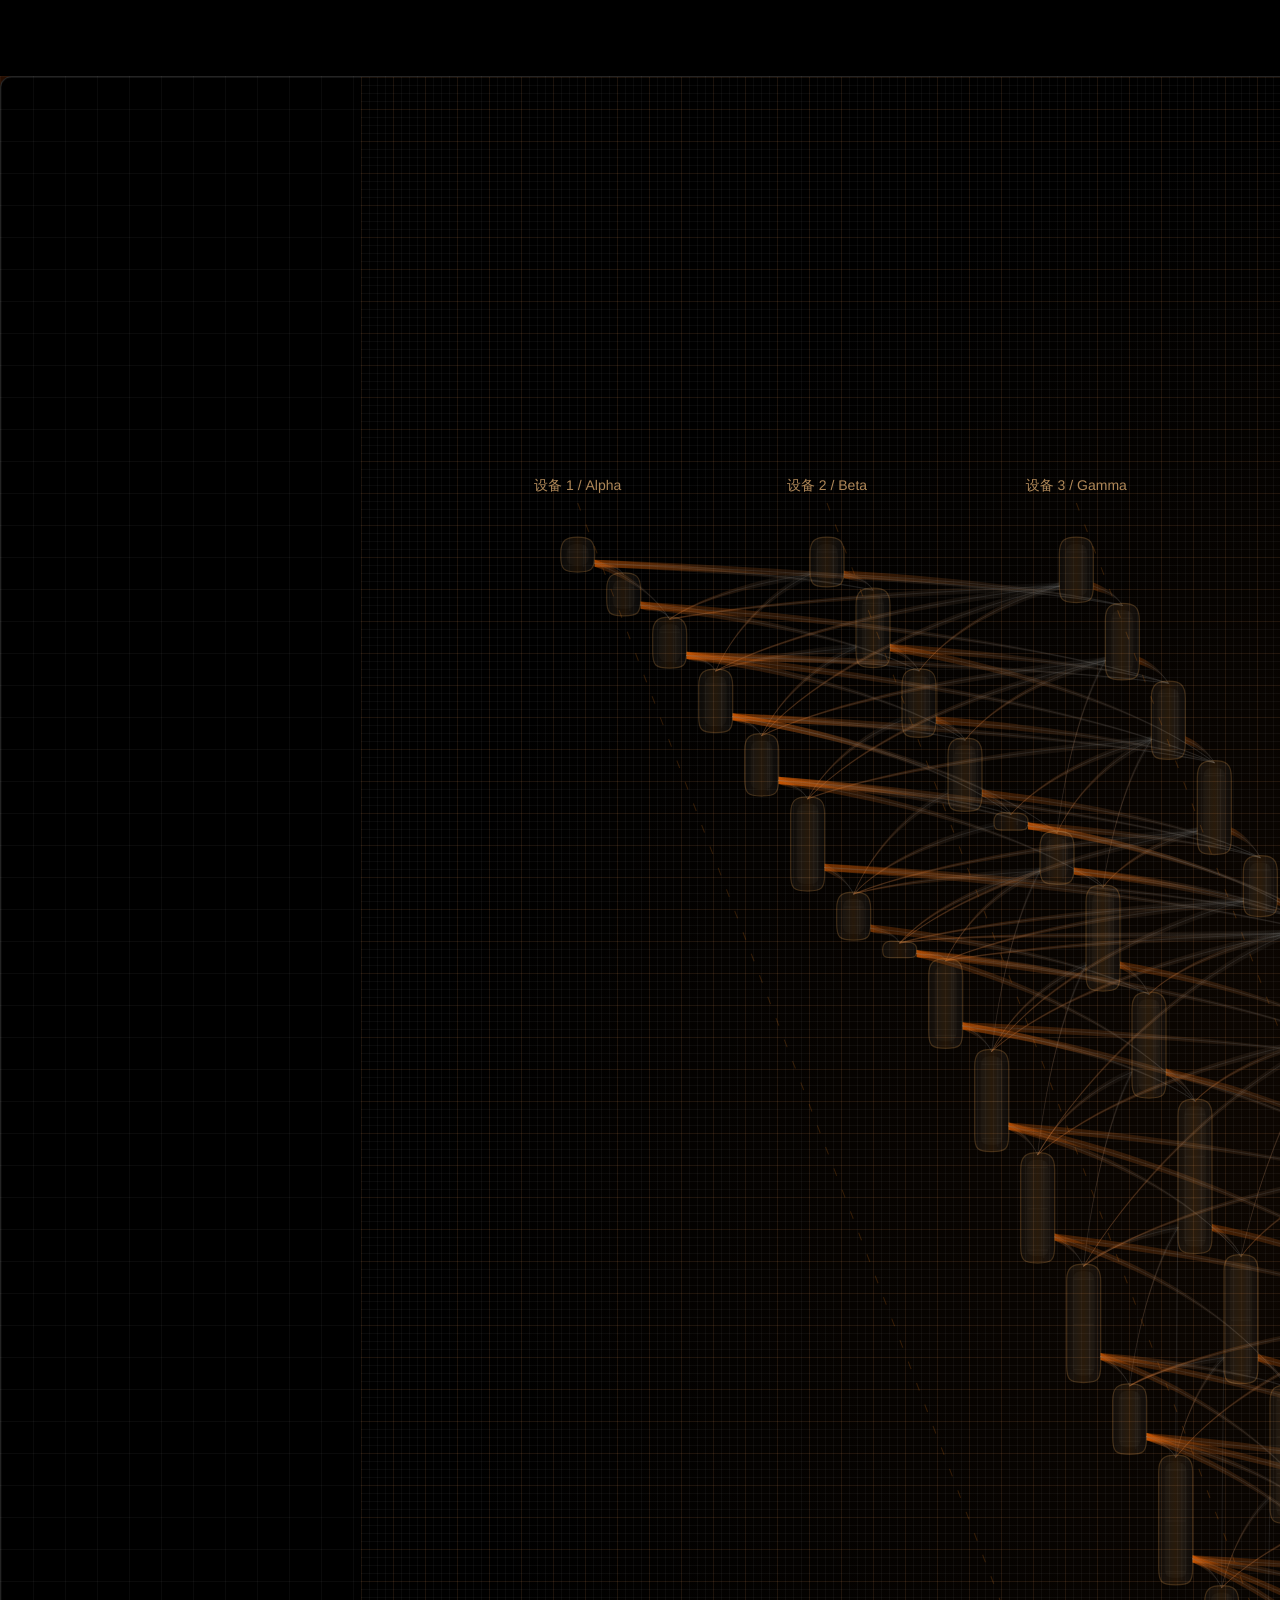
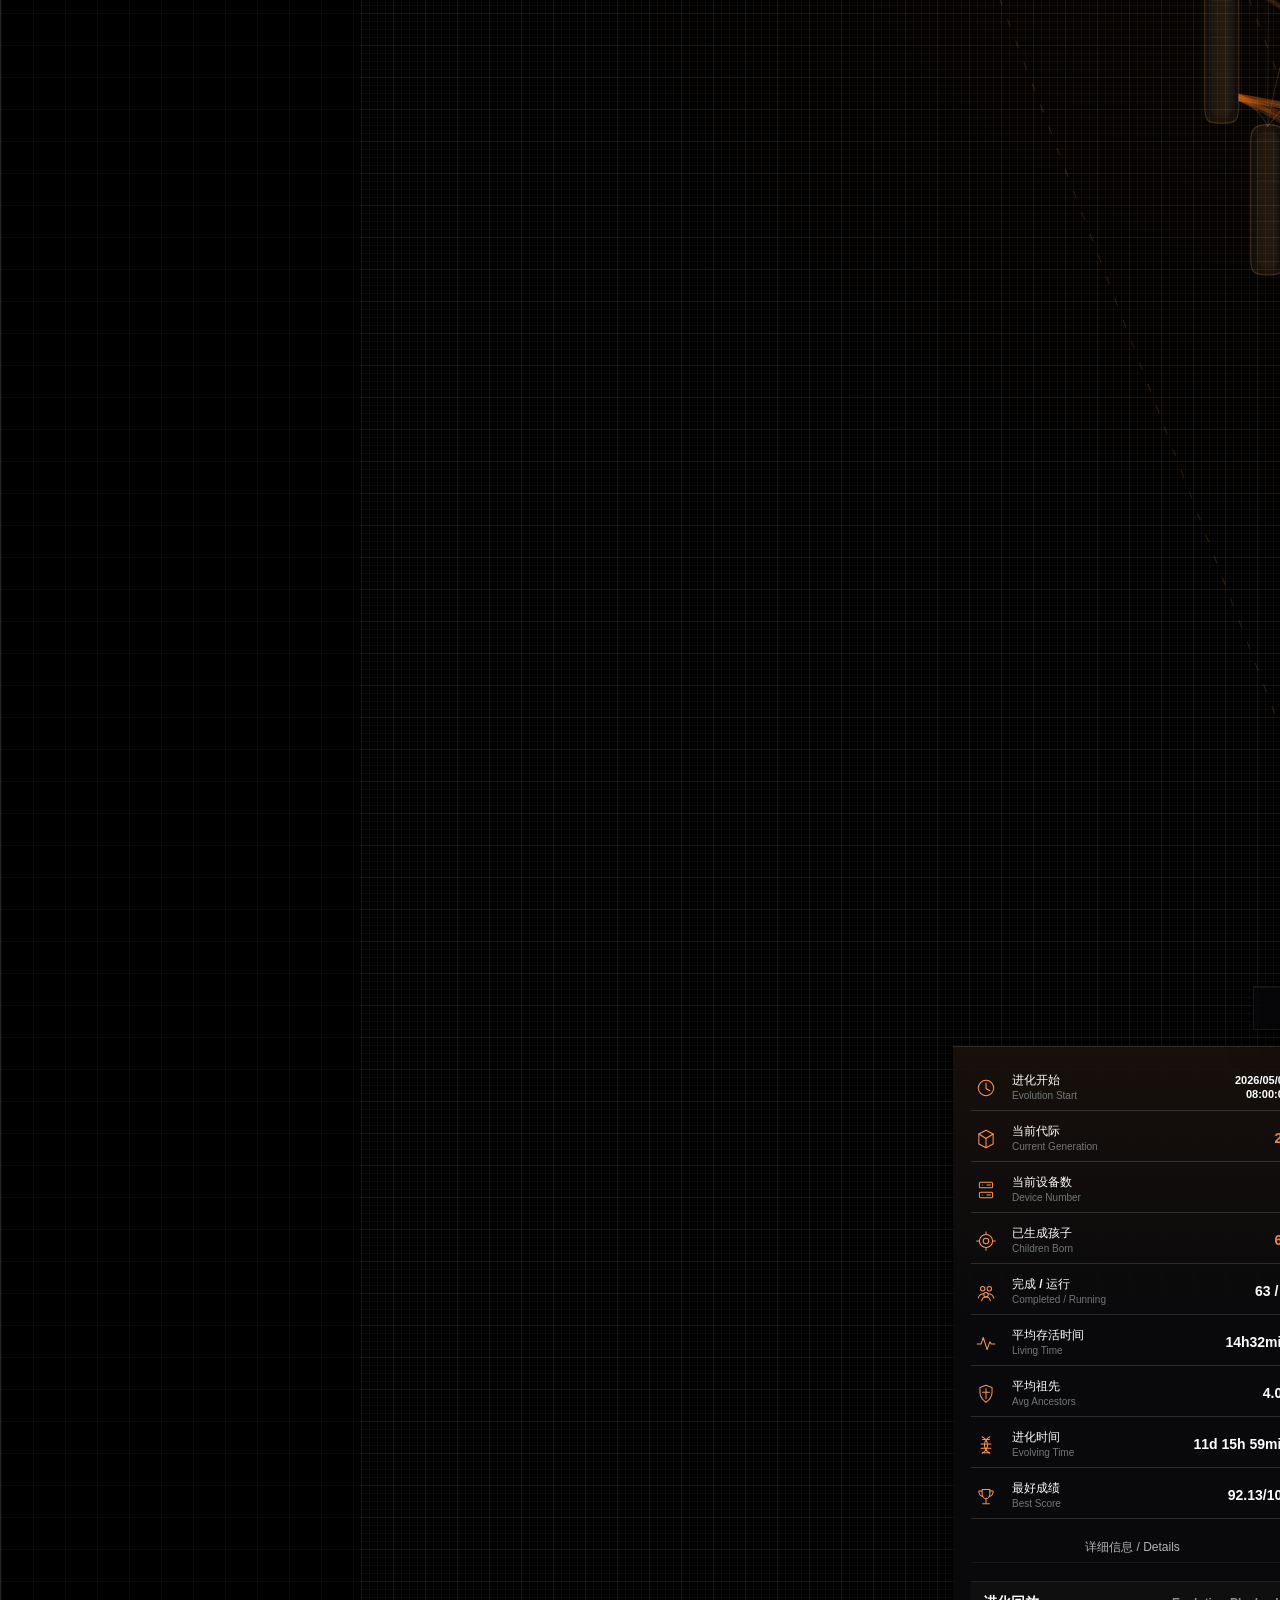
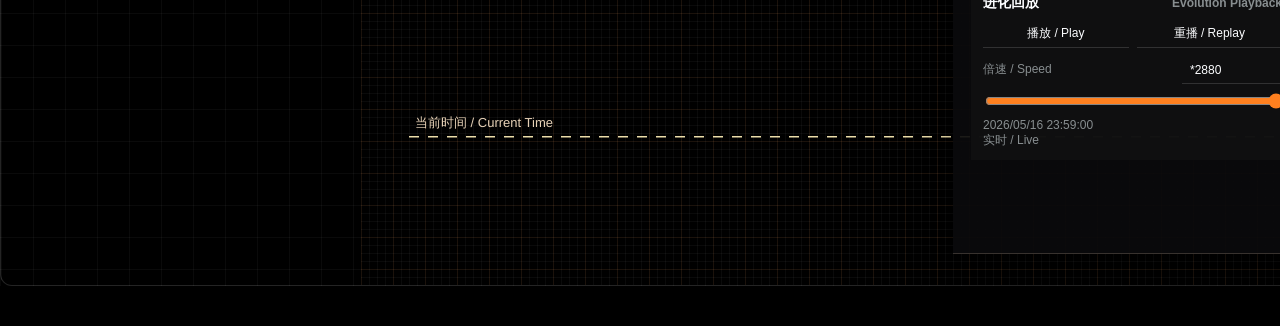
<file: Child可视化-0514/index.html>
<!doctype html>
<html lang="zh-CN">
  <head>
    <meta charset="UTF-8" />
    <meta name="viewport" content="width=device-width, initial-scale=1.0" />
    <title>进化树 Evolution Tree</title>
    <script>
      try {
        document.documentElement.dataset.theme = localStorage.getItem("child-theme") || "dark";
      } catch {
        document.documentElement.dataset.theme = "dark";
      }
    </script>
    <link rel="stylesheet" href="./styles.css?v=tree-line-sidebar-3" />
    <link rel="stylesheet" href="./nav.css?v=theme-icon-2" />
  </head>
  <body>
    <div class="scanline"></div>
    <main class="app">
      <section class="hud-shell" id="hudShell">
        <aside class="info-panel" aria-label="Evolution tree information">
          <div class="metric-list" id="metricList"></div>
          <button class="detail-button" id="detailButton" type="button">详细信息 / Details</button>
          <div class="detail-panel" id="detailPanel"></div>
          <div class="playback-panel" aria-label="Evolution playback controls">
            <div class="playback-title">
              <span>进化回放</span>
              <small>Evolution Playback</small>
            </div>
            <div class="playback-actions">
              <button id="playToggle" type="button">播放 / Play</button>
              <button id="restartPlayback" type="button">重播 / Replay</button>
            </div>
            <label class="playback-field">
              <span>倍速 / Speed</span>
              <select id="speedSelect">
                <option value="2880" selected>*2880</option>
                <option value="8640">*8640</option>
                <option value="25000">*25000</option>
              </select>
            </label>
            <input id="playbackSlider" type="range" min="0" max="10000" value="0" />
            <div class="playback-time" id="playbackTime"></div>
          </div>
        </aside>

        <section class="tree-stage" id="treeStage" aria-label="Evolution tree visualization">
          <svg id="treeSvg" class="tree-svg" role="img" aria-label="Interactive evolution tree"></svg>
          <svg id="trendSvg" class="trend-svg" role="img" aria-label="Score trend line chart"></svg>
          <div class="time-readout" id="timeReadout"></div>
          <div class="tooltip" id="tooltip" role="tooltip"></div>
        </section>
      </section>
    </main>
    <nav class="bottom-page-nav" aria-label="页面导航">
      <div class="bottom-nav-rail">
        <a class="is-active" href="./index.html">进化树</a>
        <a href="./监视器/index.html">监视器</a>
        <a href="./Child-流程图/index.html">流程图</a>
        <a href="./日志查看/index.html">日志查看</a>
        <a href="./调试台/index.html?v=debug-title-controls-11">调试台</a>
      </div>
    </nav>

    <script src="./data.js"></script>
    <script src="./theme.js?v=theme-icon-1"></script>
    <script src="./app.js"></script>
  </body>
</html>
</file>
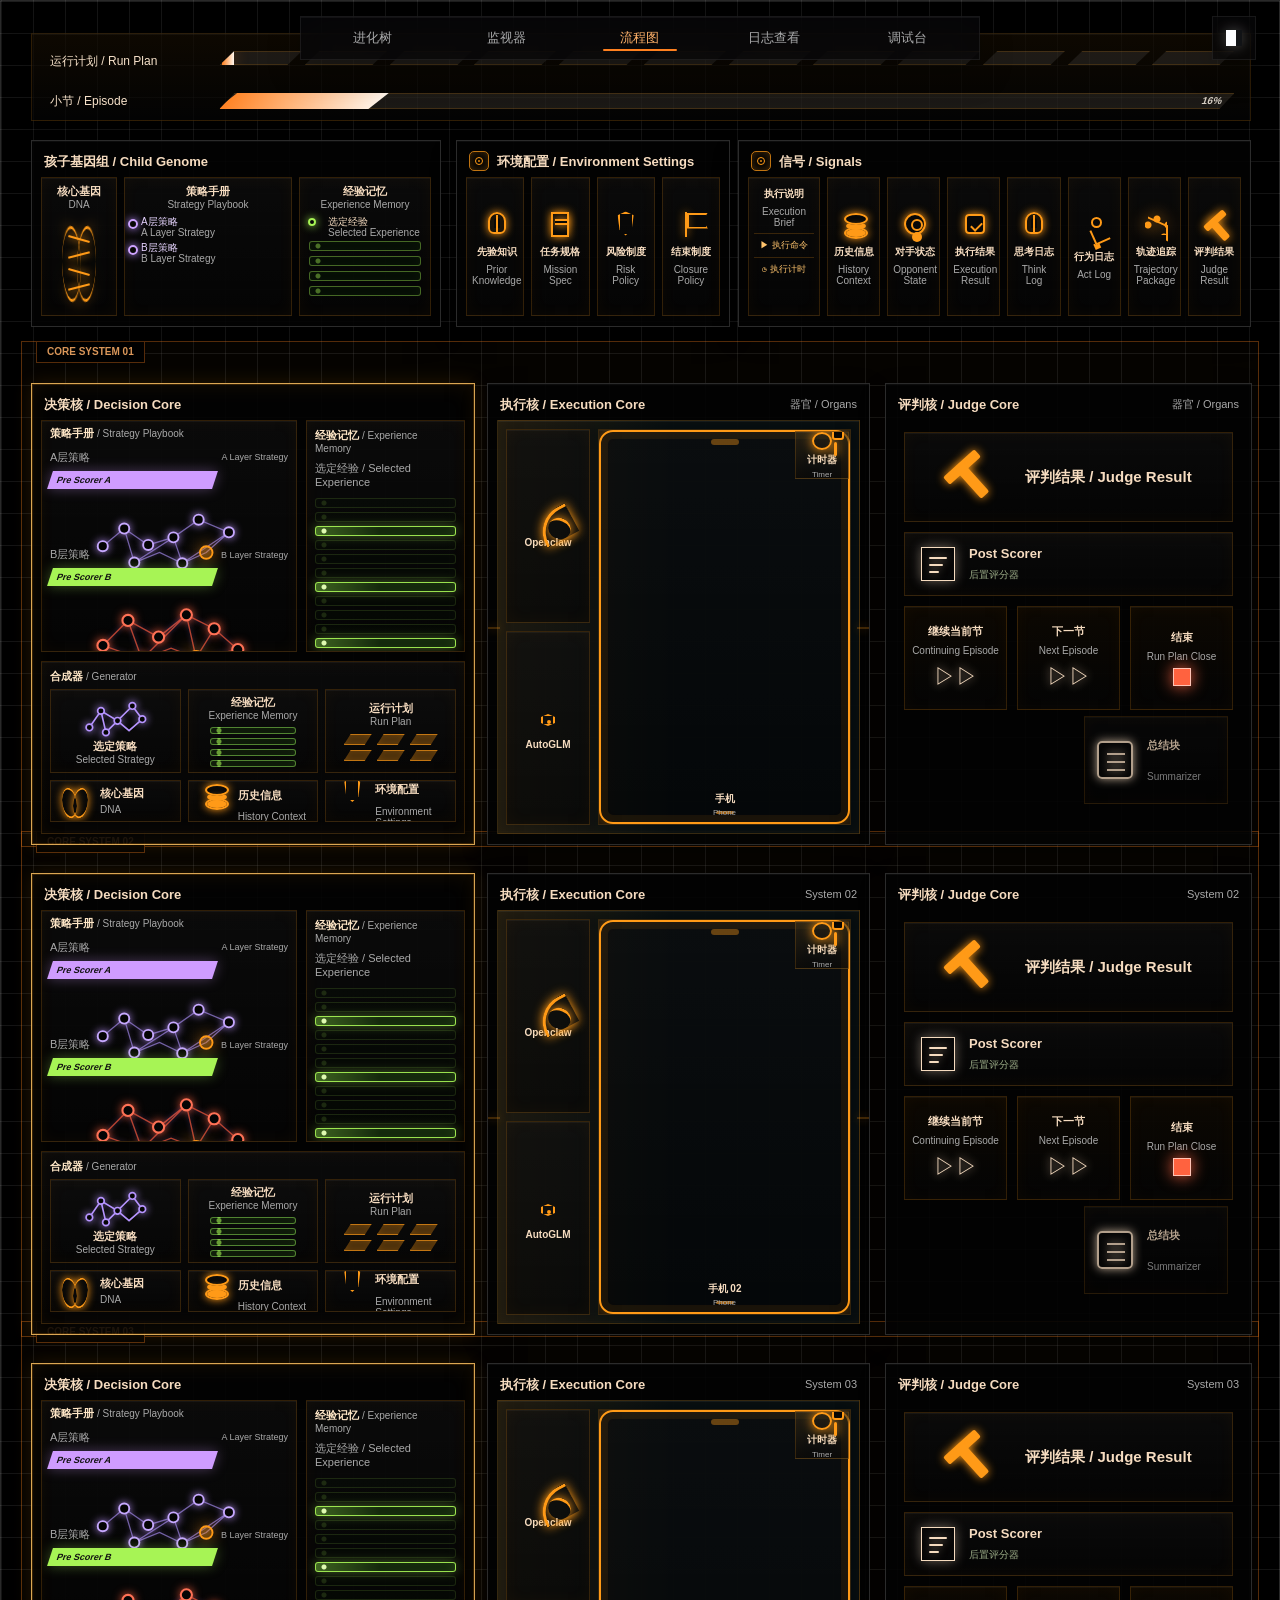
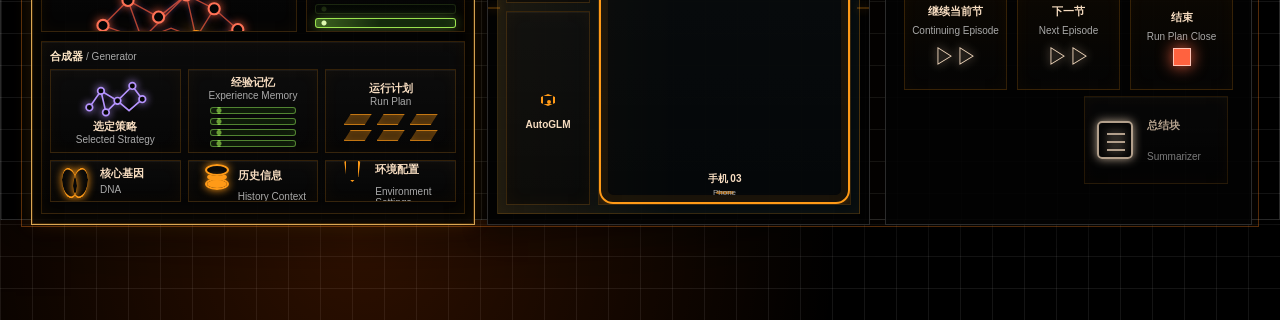
<file: Child可视化-0514/Child-流程图/index.html>
<!doctype html>
<html lang="zh-CN">
  <head>
    <meta charset="UTF-8" />
    <meta name="viewport" content="width=device-width, initial-scale=1.0" />
    <title>Child Genome Flow</title>
    <script>
      try {
        document.documentElement.dataset.theme = localStorage.getItem("child-theme") || "dark";
      } catch {
        document.documentElement.dataset.theme = "dark";
      }
    </script>
    <link rel="stylesheet" href="./styles.css?v=flow-phone-width-15" />
    <link rel="stylesheet" href="../nav.css?v=theme-icon-2" />
  </head>
  <body>
    <a class="back-link" href="../index.html" aria-label="返回进化树界面">
      <span aria-hidden="true">‹</span>
      <b>返回</b>
    </a>
    <main class="stage" id="stage" aria-label="Child Genome workflow animation">
      <div class="frame frame-top"></div>
      <div class="frame frame-bottom"></div>
      <div class="frame frame-left"></div>
      <div class="frame frame-right"></div>
      <div class="corner corner-tl"></div>
      <div class="corner corner-tr"></div>
      <div class="corner corner-bl"></div>
      <div class="corner corner-br"></div>

      <section class="status-panel">
        <div class="status-row run-row">
          <div class="status-label">
            <span class="line-icon plan-icon"></span>
            <span>运行计划 / Run Plan</span>
          </div>
          <div class="run-segments" aria-hidden="true">
            <i></i><i></i><i></i><i></i><i></i><i></i>
            <i></i><i></i><i></i><i></i><i></i><i></i>
          </div>
        </div>
        <div class="status-row episode-row">
          <div class="status-label">
            <span class="line-icon episode-icon"></span>
            <span>小节 / Episode</span>
          </div>
          <div class="episode-bar">
            <div class="episode-fill" id="episodeFill"></div>
            <span class="episode-percent" id="episodePercent">0%</span>
          </div>
        </div>
      </section>

      <section class="panel child-genome">
        <h2><span class="panel-mark genome-mark"></span>孩子基因组 / Child Genome</h2>
        <div class="genome-grid">
          <article class="micro-card source-card dna-source" data-glow="dna" data-log-topic="core-gene">
            <h3>核心基因<br /><small>DNA</small></h3>
            <div class="dna-helix" aria-hidden="true">
              <span></span><span></span><span></span><span></span>
            </div>
          </article>
          <article class="micro-card source-card strategy-source wide" data-glow="strategy" data-log-topic="strategy-playbook">
            <h3>策略手册<br /><small>Strategy Playbook</small></h3>
            <ul class="dot-list">
              <li><span></span>A层策略<br /><small>A Layer Strategy</small></li>
              <li><span></span>B层策略<br /><small>B Layer Strategy</small></li>
            </ul>
          </article>
          <article class="micro-card source-card memory-source" data-glow="memory" data-log-topic="experience-memory">
            <h3>经验记忆<br /><small>Experience Memory</small></h3>
            <div class="memory-state">
              <span></span>
              <p>选定经验<br /><small>Selected Experience</small></p>
            </div>
            <div class="mini-bars">
              <i></i><i></i><i></i><i></i>
            </div>
          </article>
        </div>
      </section>

      <section class="panel env-settings">
        <h2><span class="panel-mark env-mark"></span>环境配置 / Environment Settings</h2>
        <div class="tile-grid env-grid">
          <article class="signal-tile" data-log-topic="prior-knowledge">
            <span class="tile-icon brain-icon"></span>
            <b>先验知识</b>
            <small>Prior Knowledge</small>
          </article>
          <article class="signal-tile" data-log-topic="mission-spec">
            <span class="tile-icon spec-icon"></span>
            <b>任务规格</b>
            <small>Mission Spec</small>
          </article>
          <article class="signal-tile" data-log-topic="risk-policy">
            <span class="tile-icon shield-icon"></span>
            <b>风险制度</b>
            <small>Risk Policy</small>
          </article>
          <article class="signal-tile" data-log-topic="closure-policy">
            <span class="tile-icon flag-icon"></span>
            <b>结束制度</b>
            <small>Closure Policy</small>
          </article>
        </div>
      </section>

      <section class="panel signals">
        <h2><span class="panel-mark signal-mark"></span>信号 / Signals</h2>
        <div class="tile-grid signals-grid">
          <article class="signal-tile double" data-log-topic="execution-brief">
            <b>执行说明</b>
            <small>Execution Brief</small>
            <span class="mini-command">▶ 执行命令</span>
            <span class="mini-command">◷ 执行计时</span>
          </article>
          <article class="signal-tile history-signal" data-log-topic="history-context">
            <span class="tile-icon stack-icon"></span>
            <b>历史信息</b>
            <small>History Context</small>
          </article>
          <article class="signal-tile" data-log-topic="opponent-state">
            <span class="tile-icon opponent-icon"></span>
            <b>对手状态</b>
            <small>Opponent State</small>
          </article>
          <article class="signal-tile" data-log-topic="execution-result">
            <span class="tile-icon result-icon"></span>
            <b>执行结果</b>
            <small>Execution Result</small>
          </article>
          <article class="signal-tile think-signal" data-log-topic="think-log">
            <span class="tile-icon brain-icon"></span>
            <b>思考日志</b>
            <small>Think Log</small>
          </article>
          <article class="signal-tile act-signal" data-log-topic="act-log">
            <span class="tile-icon run-icon"></span>
            <b>行为日志</b>
            <small>Act Log</small>
          </article>
          <article class="signal-tile trajectory-signal" data-log-topic="trajectory-package">
            <span class="tile-icon nodes-icon"></span>
            <b>轨迹追踪</b>
            <small>Trajectory Package</small>
          </article>
          <article class="signal-tile judge-signal" data-log-topic="judge-result">
            <span class="tile-icon gavel-icon"></span>
            <b>评判结果</b>
            <small>Judge Result</small>
          </article>
        </div>
      </section>

      <section class="panel decision-core">
        <h2><span class="panel-mark decision-mark"></span>决策核 / Decision Core</h2>
        <div class="decision-layout">
          <article class="decision-box strategy-box">
            <h3>策略手册 <small>/ Strategy Playbook</small></h3>
            <p class="debug-link strategy-heading" data-debug-topic="long-term-strategy">
              A层策略 <small>A Layer Strategy</small>
              <span class="pre-scorer scorer-a" data-debug-topic="pre-scorer-a">Pre Scorer A</span>
            </p>
            <svg class="strategy-map long-map" viewBox="0 0 250 130" aria-hidden="true" data-debug-topic="long-term-strategy">
              <path d="M20 78 L54 50 L92 76 L132 64 L172 36 L220 56" />
              <path d="M54 50 L70 104 L132 64 L146 105 L220 56" />
              <path d="M70 104 L110 88 L146 105 L184 88 L220 56" />
              <circle class="node n1" cx="20" cy="78" r="8" />
              <circle class="node n2" cx="54" cy="50" r="8" />
              <circle class="node n3" cx="70" cy="104" r="8" />
              <circle class="node n4" cx="92" cy="76" r="8" />
              <circle class="node n5" cx="132" cy="64" r="8" />
              <circle class="node n6" cx="146" cy="105" r="8" />
              <circle class="node n7" cx="172" cy="36" r="8" />
              <circle class="node selected-node" cx="184" cy="88" r="10" />
              <circle class="node n9" cx="220" cy="56" r="8" />
            </svg>
            <p class="debug-link strategy-heading" data-debug-topic="short-term-strategy">
              B层策略 <small>B Layer Strategy</small>
              <span class="pre-scorer scorer-b" data-debug-topic="pre-scorer-b">Pre Scorer B</span>
            </p>
            <svg class="strategy-map short-map" viewBox="0 0 250 118" aria-hidden="true" data-debug-topic="short-term-strategy">
              <path d="M30 74 L66 38 L110 62 L150 30 L190 50 L224 80" />
              <path d="M66 38 L86 94 L150 30 L164 92 L224 80" />
              <path d="M30 74 L86 94 L128 78 L164 92 L190 50" />
              <circle class="warm-node" cx="30" cy="74" r="8" />
              <circle class="warm-node" cx="66" cy="38" r="8" />
              <circle class="warm-node" cx="86" cy="94" r="8" />
              <circle class="warm-node" cx="110" cy="62" r="8" />
              <circle class="warm-node" cx="150" cy="30" r="8" />
              <circle class="warm-node selected-node" cx="164" cy="92" r="10" />
              <circle class="warm-node" cx="190" cy="50" r="8" />
              <circle class="warm-node" cx="224" cy="80" r="8" />
            </svg>
          </article>

          <article class="decision-box experience-box" data-debug-topic="experience-memory">
            <h3>经验记忆 <small>/ Experience Memory</small></h3>
            <p>选定经验 / Selected Experience</p>
            <div class="memory-bars decision-memory">
              <i></i><i></i><i></i><i></i><i></i><i></i><i></i><i></i>
              <i></i><i></i><i></i><i></i><i></i>
            </div>
          </article>

          <article class="decision-box generator-box" data-debug-topic="generator">
            <h3>合成器 <small>/ Generator</small></h3>
            <div class="generator-grid">
              <article class="agent-card selected-strategy" data-debug-topic="selected-strategy">
                <svg viewBox="0 0 82 52" aria-hidden="true">
                  <path d="M10 38 L24 18 L44 30 L62 12 L74 28" />
                  <path d="M24 18 L30 44 L44 30 L58 42 L74 28" />
                  <circle cx="10" cy="38" r="4" /><circle cx="24" cy="18" r="4" />
                  <circle cx="30" cy="44" r="4" /><circle cx="44" cy="30" r="4" />
                  <circle cx="62" cy="12" r="4" /><circle cx="74" cy="28" r="4" />
                </svg>
                <b>选定策略</b>
                <small>Selected Strategy</small>
              </article>
              <article class="agent-card agent-memory" data-debug-topic="experience-memory">
                <b>经验记忆</b>
                <small>Experience Memory</small>
                <div class="green-bars"><i></i><i></i><i></i><i></i></div>
              </article>
              <article class="agent-card agent-run" data-debug-topic="run-plan">
                <b>运行计划</b>
                <small>Run Plan</small>
                <div class="tiny-plan"><i></i><i></i><i></i><i></i><i></i><i></i></div>
              </article>
              <article class="agent-card compact" data-debug-topic="core-gene">
                <span class="mini-dna"></span>
                <b>核心基因</b>
                <small>DNA</small>
              </article>
              <article class="agent-card compact" data-debug-topic="history-context">
                <span class="tile-icon stack-icon"></span>
                <b>历史信息</b>
                <small>History Context</small>
              </article>
              <article class="agent-card compact" data-debug-topic="environment-settings">
                <span class="tile-icon shield-icon"></span>
                <b>环境配置</b>
                <small>Environment Settings</small>
              </article>
            </div>
          </article>
        </div>
      </section>

      <section class="panel execution-core">
        <h2><span class="panel-mark execution-mark"></span>执行核 / Execution Core <small>器官 / Organs</small></h2>
        <div class="lanes">
          <article class="execution-lane lane-1" style="--loops: 10; --lane-delay: 0s">
            <div class="organ openclaw" data-debug-topic="openclaw">
              <span class="organ-icon claw-icon"></span>
              <b>Openclaw</b>
            </div>
            <div class="organ autoglm" data-debug-topic="autoglm">
              <span class="organ-icon glm-icon"></span>
              <b>AutoGLM</b>
            </div>
            <div class="organ phone" data-monitor-device="phone-1">
              <span class="organ-icon phone-icon"></span>
              <b>手机</b><small>Phone</small>
            </div>
            <div class="organ timer" data-debug-topic="timer">
              <span class="organ-icon timer-icon"><i></i></span>
              <b>计时器</b><small>Timer</small>
            </div>
          </article>
          <article class="execution-lane lane-2" style="--loops: 8; --lane-delay: .45s">
            <div class="organ openclaw" data-debug-topic="openclaw">
              <span class="organ-icon claw-icon"></span>
              <b>Openclaw</b>
            </div>
            <div class="organ autoglm" data-debug-topic="autoglm">
              <span class="organ-icon glm-icon"></span>
              <b>AutoGLM</b>
            </div>
            <div class="organ phone" data-monitor-device="phone-2">
              <span class="organ-icon phone-icon"></span>
              <b>手机 02</b><small>Phone</small>
            </div>
            <div class="organ timer" data-debug-topic="timer">
              <span class="organ-icon timer-icon"><i></i></span>
              <b>计时器</b><small>Timer</small>
            </div>
          </article>
          <article class="execution-lane lane-3" style="--loops: 12; --lane-delay: .9s">
            <div class="organ openclaw" data-debug-topic="openclaw">
              <span class="organ-icon claw-icon"></span>
              <b>Openclaw</b>
            </div>
            <div class="organ autoglm" data-debug-topic="autoglm">
              <span class="organ-icon glm-icon"></span>
              <b>AutoGLM</b>
            </div>
            <div class="organ phone" data-monitor-device="phone-3">
              <span class="organ-icon phone-icon"></span>
              <b>手机 03</b><small>Phone</small>
            </div>
            <div class="organ timer" data-debug-topic="timer">
              <span class="organ-icon timer-icon"><i></i></span>
              <b>计时器</b><small>Timer</small>
            </div>
          </article>
        </div>
      </section>

      <section class="panel judge-core">
        <h2><span class="panel-mark judge-mark"></span>评判核 / Judge Core <small>器官 / Organs</small></h2>
        <article class="judge-result" data-debug-topic="judge-result">
          <span class="big-gavel"></span>
          <b>评判结果 / Judge Result</b>
        </article>
        <article class="selector-card" data-debug-topic="selector">
          <span class="post-scorer-icon"><i></i></span>
          <b>Post Scorer</b>
          <small>后置评分器</small>
        </article>
        <div class="choices">
          <article class="choice-card continue-choice" data-debug-topic="continuing-episode">
            <b>继续当前节</b>
            <small>Continuing Episode</small>
            <span class="choice-icon">▷▷</span>
          </article>
          <article class="choice-card next-choice" data-debug-topic="next-episode">
            <b>下一节</b>
            <small>Next Episode</small>
            <span class="choice-icon">▷▷</span>
          </article>
          <article class="choice-card close-choice" data-debug-topic="run-plan-close">
            <b>结束</b>
            <small>Run Plan Close</small>
            <span class="stop-icon"></span>
          </article>
        </div>
        <article class="summarizer" data-debug-topic="summarizer">
          <span class="summary-icon"><i></i><i></i><i></i></span>
          <b>总结块</b>
          <small>Summarizer</small>
        </article>
      </section>

      <svg class="beam-layer" viewBox="0 0 1280 832" aria-hidden="true">
        <defs>
          <linearGradient id="beamGradient" gradientUnits="userSpaceOnUse" x1="0" y1="0" x2="1280" y2="0">
            <stop offset="0" stop-color="#5b2100" stop-opacity=".12" />
            <stop offset=".62" stop-color="#ff7b1b" stop-opacity=".28" />
            <stop offset="1" stop-color="#ffd17a" stop-opacity=".76" />
          </linearGradient>
          <linearGradient id="beamGradientReverse" gradientUnits="userSpaceOnUse" x1="1280" y1="0" x2="0" y2="0">
            <stop offset="0" stop-color="#5b2100" stop-opacity=".12" />
            <stop offset=".62" stop-color="#ff7b1b" stop-opacity=".28" />
            <stop offset="1" stop-color="#ffd17a" stop-opacity=".76" />
          </linearGradient>
          <linearGradient id="envJudgeCone" gradientUnits="userSpaceOnUse" x1="724" y1="326" x2="1006" y2="444">
            <stop offset="0" stop-color="#7a2b00" stop-opacity=".12" />
            <stop offset=".55" stop-color="#ff7b1b" stop-opacity=".34" />
            <stop offset="1" stop-color="#ffd17a" stop-opacity=".9" />
          </linearGradient>
          <marker id="beamStart" markerWidth="18" markerHeight="18" refX="3" refY="9" orient="auto" markerUnits="userSpaceOnUse">
            <path d="M0 3 L18 9 L0 15 Z" fill="#ff7b1b" opacity=".2" />
          </marker>
          <marker id="beamEnd" markerWidth="8" markerHeight="8" refX="7" refY="4" orient="auto" markerUnits="userSpaceOnUse">
            <circle cx="3.5" cy="3.5" r="2.4" fill="#ffd17a" opacity=".82" />
          </marker>
          <filter id="beamGlow" x="-60%" y="-60%" width="220%" height="220%">
            <feGaussianBlur stdDeviation="3" result="blur" />
            <feMerge>
              <feMergeNode in="blur" />
              <feMergeNode in="SourceGraphic" />
            </feMerge>
          </filter>
        </defs>
        <path class="beam source-beam" d="M78 318 C78 366 72 424 68 466" />
        <path class="beam source-beam" d="M204 318 C186 384 112 474 72 560" />
        <path class="beam source-beam" d="M364 318 C338 348 316 382 310 418" />
        <path class="beam source-beam green-beam" d="M850 313 C756 326 556 326 464 432" />
        <path class="beam-cone env-judge-cone" d="M724 315 C812 348 924 396 1007 438 C914 426 807 390 724 339 Z" />
        <path class="beam env-judge-beam" d="M724 327 C810 360 912 404 1002 444" />

        <path class="beam decision-agent-beam" d="M98 618 L98 642" />
        <path class="beam decision-agent-beam" d="M170 618 L170 642" />
        <path class="beam decision-agent-beam" d="M238 618 L238 642" />
        <path class="beam decision-agent-beam" d="M318 618 L318 642" />
        <path class="beam decision-agent-beam" d="M389 618 L389 642" />

        <path class="beam agent-execution-beam lane-one-beam" d="M110 720 C250 722 478 438 552 438" />
        <path class="beam agent-execution-beam lane-two-beam" d="M250 720 C380 690 478 568 552 568" />
        <path class="beam agent-execution-beam lane-three-beam" d="M390 720 C465 720 480 698 552 698" />

        <path class="beam organ-log-beam think-beam" d="M552 406 C660 256 888 206 1032 206" />
        <path class="beam organ-log-beam think-beam" d="M552 537 C680 318 898 238 1032 206" />
        <path class="beam organ-log-beam think-beam" d="M552 667 C696 382 910 270 1032 206" />
        <path class="beam organ-log-beam act-beam" d="M642 406 C760 276 980 240 1096 208" />
        <path class="beam organ-log-beam act-beam" d="M642 537 C780 334 996 264 1096 208" />
        <path class="beam organ-log-beam act-beam" d="M642 667 C800 400 1010 286 1096 208" />

        <path class="beam lane-done-beam lane1-done-beam" d="M552 438 C730 438 890 476 1000 486" />
        <path class="beam lane-done-beam lane2-done-beam" d="M552 568 C730 568 890 522 1008 486" />
        <path class="beam lane-done-beam lane3-done-beam" d="M552 698 C730 698 890 584 1016 486" />

        <path class="beam judge-choice-beam continue-beam" d="M1000 486 C982 520 958 550 956 568" />
        <path class="beam judge-choice-beam next-beam" d="M1008 486 C1030 522 1062 552 1064 568" />
        <path class="beam judge-choice-beam close-beam" d="M1016 486 C1076 524 1172 554 1174 568" />
        <path class="beam return-beam reverse-beam" d="M956 630 C850 666 620 650 438 492" />
        <path class="beam next-return-beam reverse-beam" d="M1064 630 C910 690 650 660 438 492" />
        <path class="beam close-summary-beam" d="M1174 630 L1174 674" />
        <path class="beam summary-trajectory-beam green-beam" d="M1112 674 C1098 560 1138 410 1144 314" />
      </svg>

      <div class="flow-dot global-dot dot-a"></div>
    </main>
    <nav class="bottom-page-nav" aria-label="页面导航">
      <div class="bottom-nav-rail">
        <a href="../index.html">进化树</a>
        <a href="../监视器/index.html">监视器</a>
        <a class="is-active" href="../Child-流程图/index.html">流程图</a>
        <a href="../日志查看/index.html">日志查看</a>
        <a href="../调试台/index.html?v=debug-title-controls-11">调试台</a>
      </div>
    </nav>

    <script src="../theme.js?v=theme-icon-1"></script>
    <script src="./script.js?v=flow-phone-width-15"></script>
  </body>
</html>
</file>
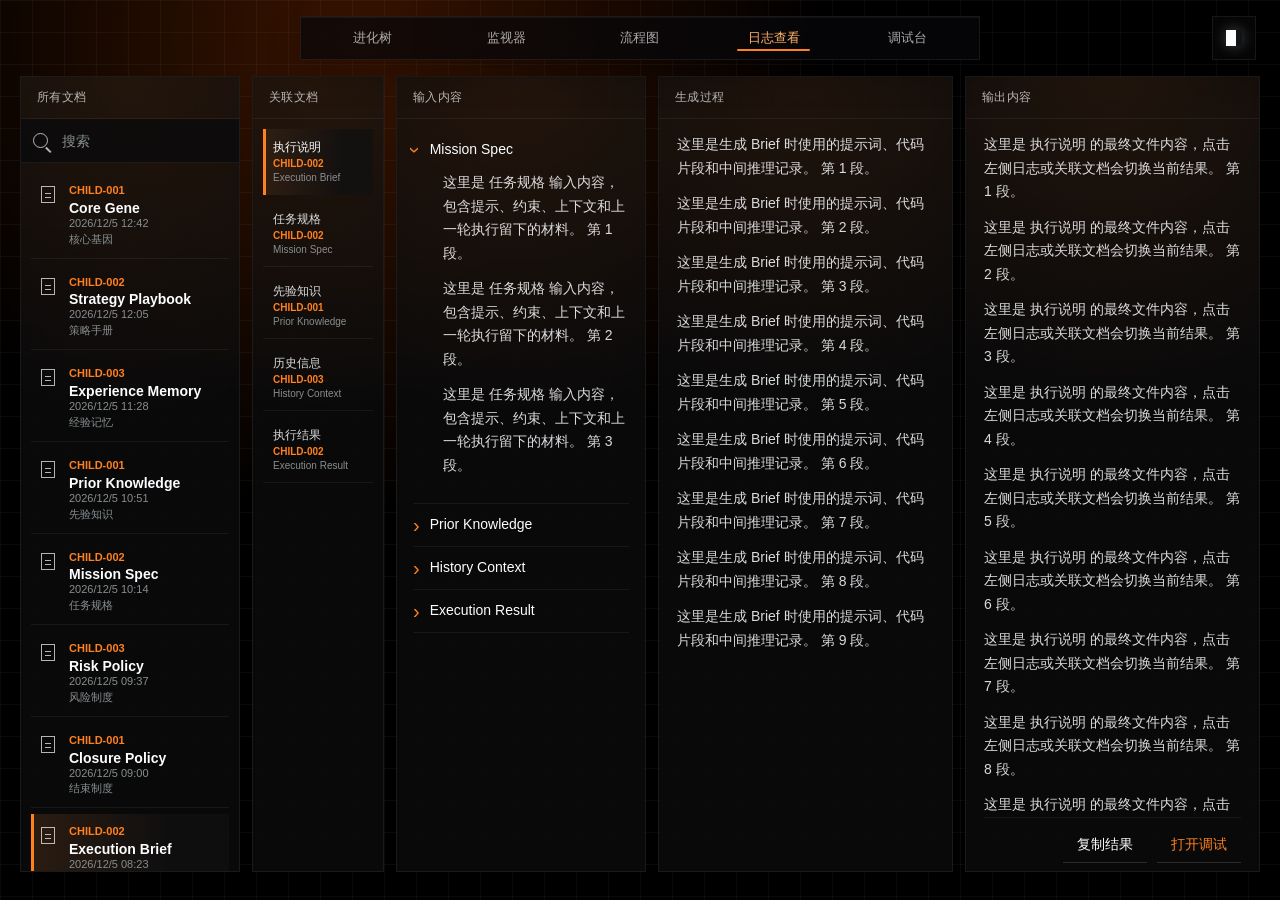
<file: Child可视化-0514/日志查看/index.html>
<!doctype html>
<html lang="zh-CN">
  <head>
    <meta charset="UTF-8" />
    <meta name="viewport" content="width=device-width, initial-scale=1.0" />
    <title>日志查看 Log Viewer</title>
    <script>
      try {
        document.documentElement.dataset.theme = localStorage.getItem("child-theme") || "dark";
      } catch {
        document.documentElement.dataset.theme = "dark";
      }
    </script>
    <link rel="stylesheet" href="./styles.css?v=log-output-title-5" />
    <link rel="stylesheet" href="../nav.css?v=theme-icon-2" />
  </head>
  <body>
    <main class="log-stage" aria-label="日志查看界面">
      <section class="log-list frame-panel" aria-label="系统文档列表">
        <div class="panel-kicker">所有文档</div>
        <label class="search-box">
          <span class="search-icon" aria-hidden="true"></span>
          <input id="logSearch" type="search" placeholder="搜索" />
        </label>
        <div class="log-list-items" id="logListItems"></div>
      </section>

      <section class="document-stack frame-panel" aria-label="系统内文档">
        <div class="panel-kicker">关联文档</div>
        <div class="doc-chip-list" id="relatedDocs"></div>
      </section>

      <section class="input-card frame-panel" aria-label="输入内容">
        <div class="panel-kicker">输入内容</div>
        <div class="accordion" id="inputAccordion"></div>
      </section>

      <section class="process-card frame-panel" aria-label="生成过程">
        <div class="panel-kicker">生成过程</div>
        <h1 id="processTitle">Agent- Decision Core</h1>
        <div class="copy-stack" id="processCopy"></div>
      </section>

      <section class="result-card frame-panel" aria-label="输出内容">
        <div class="panel-kicker">输出内容</div>
        <h1 id="resultTitle">Execution Brief</h1>
        <div class="copy-stack" id="resultCopy"></div>
        <footer>
          <button id="copyResult" type="button">复制结果</button>
          <a id="openDebug" href="../调试台/index.html">打开调试</a>
        </footer>
      </section>
    </main>

    <nav class="bottom-page-nav" aria-label="页面导航">
      <div class="bottom-nav-rail">
        <a href="../index.html">进化树</a>
        <a href="../监视器/index.html">监视器</a>
        <a href="../Child-流程图/index.html">流程图</a>
        <a class="is-active" href="./index.html">日志查看</a>
        <a href="../调试台/index.html?v=debug-title-controls-11">调试台</a>
      </div>
    </nav>

    <script src="../theme.js?v=theme-icon-1"></script>
    <script src="./script.js?v=log-clean-ui-2"></script>
  </body>
</html>
</file>
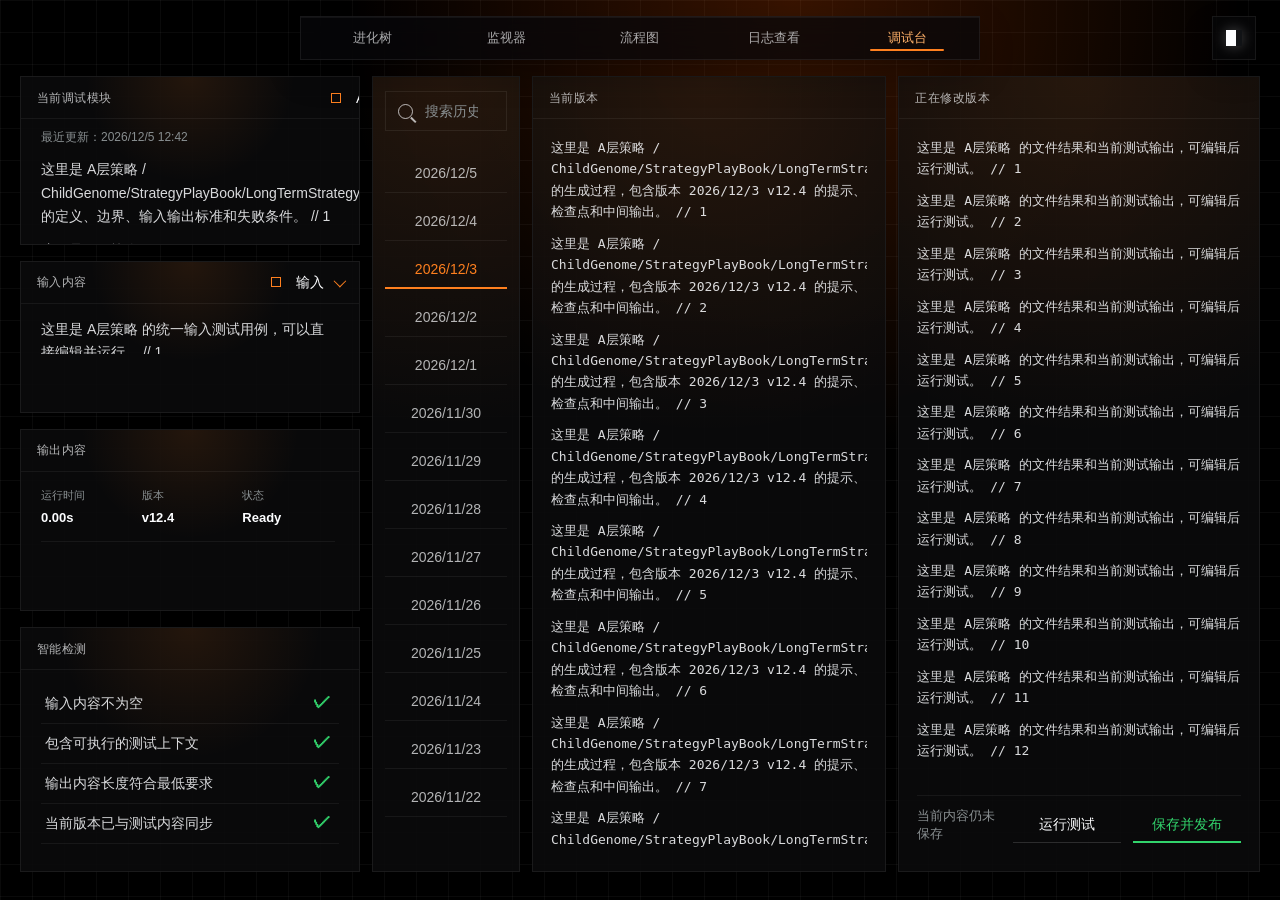
<file: Child可视化-0514/调试台/index.html>
<!doctype html>
<html lang="zh-CN">
  <head>
    <meta charset="UTF-8" />
    <meta name="viewport" content="width=device-width, initial-scale=1.0" />
    <title>调试台 Debug Console</title>
    <script>
      try {
        document.documentElement.dataset.theme = localStorage.getItem("child-theme") || "dark";
      } catch {
        document.documentElement.dataset.theme = "dark";
      }
    </script>
    <link rel="stylesheet" href="./styles.css?v=debug-title-controls-11" />
    <link rel="stylesheet" href="../nav.css?v=theme-icon-2" />
  </head>
  <body>
    <main class="debug-stage" aria-label="调试台界面">
      <div class="debug-edge top-left"></div>
      <div class="debug-edge top-right"></div>
      <div class="debug-edge bottom-left"></div>
      <div class="debug-edge bottom-right"></div>

      <section class="left-stack">
        <article class="debug-card definition-card">
          <div class="side-kicker">
            <span>当前调试模块</span>
            <button class="module-select" id="moduleToggle" type="button" aria-expanded="false">
              <span class="chip-icon grid-icon" aria-hidden="true"></span>
              <b id="moduleName">合成LLM</b>
              <i>∨</i>
            </button>
          </div>
          <header>
            <time id="updatedAt">最近更新：2026/5/18 15:38</time>
          </header>
          <div class="module-menu" id="moduleMenu"></div>
          <div class="definition-copy" id="definitionCopy"></div>
        </article>

        <article class="debug-card io-card">
          <div class="side-kicker">
            <span>输入内容</span>
            <button class="module-select compact" id="inputToggle" type="button" aria-expanded="false">
              <span class="chip-icon input-icon" aria-hidden="true"></span>
              <b>输入</b>
              <i>∨</i>
            </button>
          </div>
          <div class="input-menu" id="inputMenu"></div>
          <div class="short-copy editable-copy" id="inputCopy" contenteditable="true">
            <p>这里是一个统一的输入测试用例。也可以手动编辑。也有多个版本。</p>
            <p>这里是一个统一的输入测试用例。也可以手动编辑。也有多个版本。</p>
            <p>这里是一个统一的输入测试用例。也可以手动编辑。也有多个版本。</p>
          </div>
        </article>

        <article class="debug-card output-card">
          <div class="side-kicker">输出内容</div>
          <div class="short-copy" id="outputCopy">
            <p>这里是右边程序产生的真实的输出结果。</p>
            <p>这里是右边程序产生的真实的输出结果。</p>
            <p>这里是右边程序产生的真实的输出结果。</p>
            <p>这里是右边程序产生的真实的输出结果。</p>
          </div>
        </article>

        <article class="debug-card check-card">
          <div class="side-kicker">智能检测</div>
          <div class="check-list" id="checkList"></div>
        </article>
      </section>

      <aside class="date-rail frame-panel" aria-label="版本日期">
        <label class="debug-search">
          <span class="search-icon" aria-hidden="true"></span>
          <input id="versionSearch" type="search" placeholder="搜索历史版本" />
        </label>
        <div class="date-list" id="dateList"></div>
      </aside>

      <section class="version-panel frame-panel" aria-label="版本内容">
        <header class="panel-title">
          <div>
            <h1>当前版本</h1>
            <small>GENERATION PROCESS</small>
          </div>
        </header>
        <div class="long-copy" id="versionCopy"></div>
      </section>

      <section class="current-panel frame-panel" aria-label="当前测试内容">
        <header class="panel-title">
          <div>
            <h1>正在修改版本</h1>
            <small>FILE RESULT</small>
          </div>
        </header>
        <div class="long-copy test-copy" id="testCopy" contenteditable="true"></div>
        <footer>
          <span id="testStatus">当前内容仍未保存</span>
          <button id="runTest" type="button">运行测试</button>
          <button id="saveTest" class="primary" type="button">保存并发布</button>
        </footer>
      </section>
    </main>

    <nav class="bottom-page-nav" aria-label="页面导航">
      <div class="bottom-nav-rail">
        <a href="../index.html">进化树</a>
        <a href="../监视器/index.html">监视器</a>
        <a href="../Child-流程图/index.html">流程图</a>
        <a href="../日志查看/index.html">日志查看</a>
        <a class="is-active" href="./index.html?v=debug-title-controls-11">调试台</a>
      </div>
    </nav>

    <script src="../theme.js?v=theme-icon-1"></script>
    <script src="./script.js?v=debug-title-controls-11"></script>
  </body>
</html>
</file>
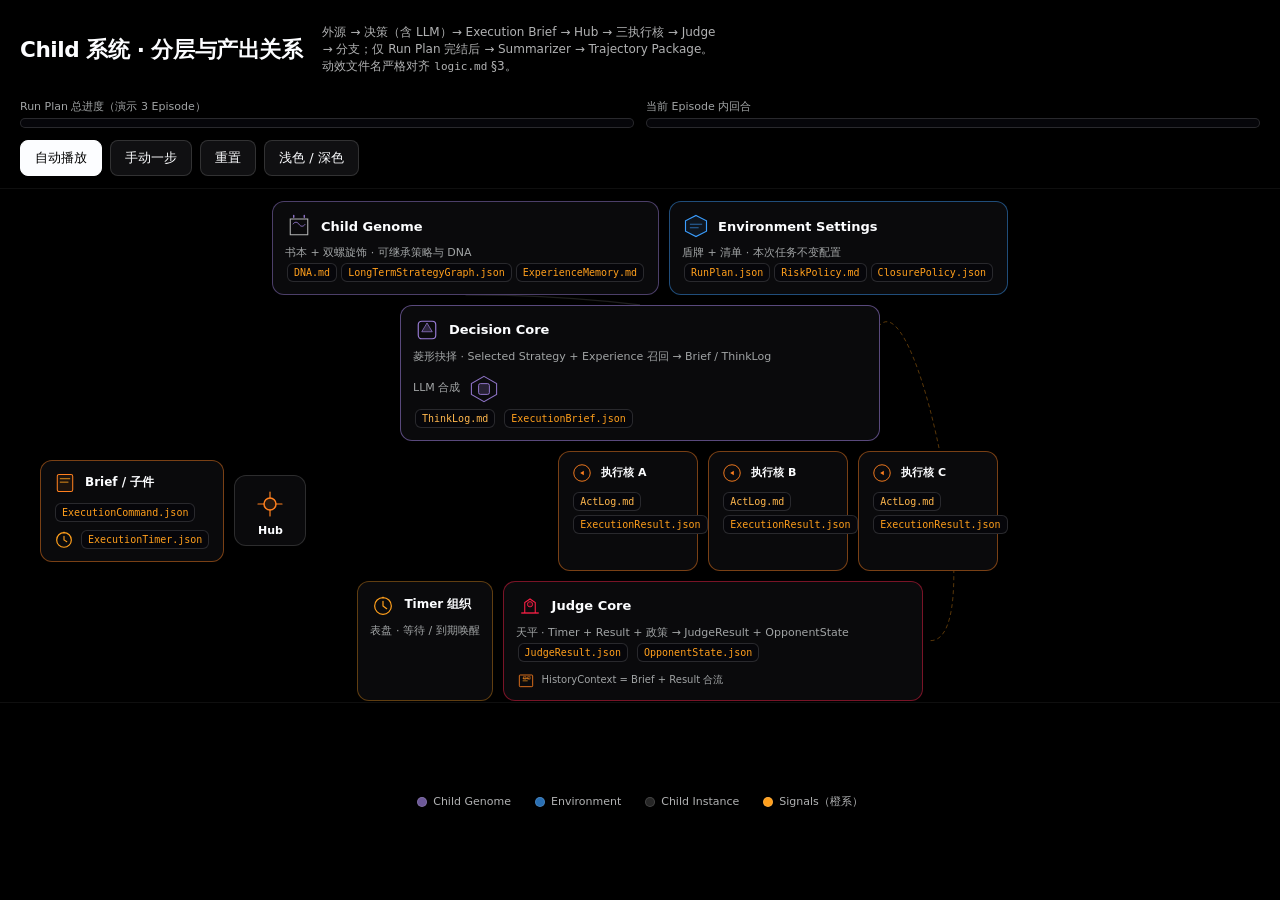
<file: Child内容-0513/system-flow-visualizer.html>
<!DOCTYPE html>
<html lang="zh-CN">
<head>
  <meta charset="UTF-8" />
  <meta name="viewport" content="width=device-width, initial-scale=1" />
  <title>Child 系统 · 分层与产出关系</title>
  <style>
    :root {
      --canvas: #000000;
      --surface-card: #0a0a0c;
      --surface-elevated: #101012;
      --surface-deep: #06060a;
      --ink: #fcfdff;
      --body: rgba(252, 253, 255, 0.86);
      --charcoal: rgba(252, 253, 255, 0.7);
      --mute: #a1a4a5;
      --hairline: rgba(255, 255, 255, 0.06);
      --hairline-strong: rgba(255, 255, 255, 0.14);
      --accent-orange: #ff801f;
      --accent-orange-glow: rgba(255, 89, 0, 0.22);
      --accent-warm-orange: #ff9f1c;
      --accent-warm-glow: rgba(255, 159, 28, 0.22);
      --accent-blue: #3b9eff;
      --accent-red: #ff2047;
      --decision: #9b7ed9;
      --font-ui: ui-sans-serif, system-ui, "Inter", "Segoe UI", sans-serif;
      --font-mono: ui-monospace, "Geist Mono", "SF Mono", Consolas, monospace;
    }
    [data-theme="light"] {
      --canvas: #f4f4f5;
      --surface-card: #ffffff;
      --surface-elevated: #ececee;
      --surface-deep: #e2e2e6;
      --ink: #0a0a0c;
      --body: rgba(10, 10, 12, 0.88);
      --charcoal: rgba(10, 10, 12, 0.65);
      --mute: #5c5f66;
      --hairline: rgba(0, 0, 0, 0.08);
      --hairline-strong: rgba(0, 0, 0, 0.14);
    }
    * { box-sizing: border-box; }
    html, body { height: 100%; margin: 0; }
    body {
      font-family: var(--font-ui);
      background: var(--canvas);
      color: var(--body);
      min-height: 100dvh;
      display: grid;
      grid-template-rows: auto 1fr minmax(0, 22vh);
      overflow: hidden;
    }
    header {
      padding: 12px 20px;
      border-bottom: 1px solid var(--hairline);
      display: flex;
      flex-wrap: wrap;
      align-items: center;
      gap: 12px 20px;
      background: var(--canvas);
    }
    header h1 {
      margin: 0;
      font-size: clamp(1rem, 2.5vw, 1.35rem);
      font-weight: 600;
      color: var(--ink);
      letter-spacing: -0.02em;
    }
    header .sub {
      flex: 1 1 200px;
      font-size: 12px;
      color: var(--charcoal);
      max-width: 52ch;
    }
    .controls {
      display: flex;
      flex-wrap: wrap;
      gap: 8px;
      align-items: center;
    }
    button {
      font-family: var(--font-ui);
      font-size: 13px;
      font-weight: 500;
      padding: 8px 14px;
      border-radius: 8px;
      border: 1px solid var(--hairline-strong);
      background: var(--surface-elevated);
      color: var(--ink);
      cursor: pointer;
    }
    button:hover { border-color: var(--ink); }
    button.primary {
      background: var(--ink);
      color: var(--canvas);
      border-color: var(--ink);
    }
    .progress-panel {
      display: grid;
      grid-template-columns: 1fr 1fr;
      gap: 12px;
      width: 100%;
      min-width: 220px;
    }
    .progress-item label {
      display: block;
      font-size: 11px;
      color: var(--mute);
      margin-bottom: 4px;
    }
    .bar {
      height: 10px;
      border-radius: 6px;
      background: var(--surface-deep);
      border: 1px solid var(--hairline-strong);
      overflow: hidden;
    }
    .bar > span {
      display: block;
      height: 100%;
      width: 0%;
      background: linear-gradient(90deg, var(--accent-orange), var(--accent-warm-orange));
      transition: width 0.6s ease;
    }
    .bar.episodes > span {
      background: repeating-linear-gradient(
        90deg,
        var(--accent-orange) 0,
        var(--accent-orange) 8px,
        var(--accent-warm-orange) 8px,
        var(--accent-warm-orange) 16px
      );
      background-size: 16px 100%;
    }
    main {
      position: relative;
      padding: 12px 16px 8px;
      overflow: auto;
      min-height: 0;
    }
    .stage {
      position: relative;
      max-width: 1200px;
      margin: 0 auto;
      display: flex;
      flex-direction: column;
      gap: 10px;
    }
    .row {
      display: flex;
      flex-wrap: wrap;
      gap: 10px;
      align-items: stretch;
      justify-content: center;
    }
    .node {
      position: relative;
      border-radius: 12px;
      border: 1px solid var(--hairline-strong);
      background: var(--surface-card);
      padding: 10px 12px;
      min-width: 0;
      transition: box-shadow 0.25s, border-color 0.25s, opacity 0.35s;
    }
    .node.dim { opacity: 0.35; pointer-events: none; }
    .node.active {
      border-color: rgba(255, 255, 255, 0.35);
      box-shadow: 0 0 0 1px rgba(255, 255, 255, 0.08);
    }
    .node.genome { border-color: rgba(155, 126, 217, 0.45); }
    .node.env { border-color: rgba(59, 158, 255, 0.45); }
    .node.decision { border-color: rgba(155, 126, 217, 0.55); }
    .node.execution { border-color: rgba(255, 128, 31, 0.45); }
    .node.judge { border-color: rgba(255, 32, 71, 0.45); }
    .node-head {
      display: flex;
      align-items: center;
      gap: 8px;
      margin-bottom: 6px;
    }
    .node-head svg { flex-shrink: 0; }
    .node-title {
      font-size: 13px;
      font-weight: 600;
      color: var(--ink);
    }
    .node-meta { font-size: 11px; color: var(--mute); line-height: 1.35; }
    .file-chip {
      display: inline-flex;
      align-items: center;
      gap: 4px;
      font-family: var(--font-mono);
      font-size: 10px;
      padding: 3px 6px;
      border-radius: 6px;
      border: 1px solid var(--hairline-strong);
      background: var(--surface-deep);
      color: var(--accent-warm-orange);
      margin: 2px;
    }
    .file-chip.md { color: #ffb74d; }
    .hub {
      display: flex;
      flex-direction: column;
      align-items: center;
      justify-content: center;
      min-width: 72px;
      padding: 8px;
    }
    .exec-lane {
      flex: 1 1 90px;
      max-width: 140px;
      min-height: 120px;
    }
    .branches {
      display: flex;
      gap: 8px;
      flex-wrap: wrap;
      justify-content: center;
    }
    .branch {
      flex: 1 1 140px;
      max-width: 200px;
      text-align: center;
      font-size: 11px;
    }
    .branch.active {
      outline: 2px solid var(--accent-orange);
      outline-offset: 2px;
    }
    .branch.close-path.active {
      outline-color: #ffb74d;
    }
    svg.overlay {
      position: absolute;
      inset: 0;
      width: 100%;
      height: 100%;
      pointer-events: none;
      z-index: 0;
    }
    .stage-inner { position: relative; z-index: 1; }
    .floater {
      position: absolute;
      z-index: 5;
      pointer-events: none;
      transition: transform 0.05s linear;
    }
    .payload {
      width: 56px;
      height: 28px;
      border-radius: 6px;
      border: 1px solid var(--accent-orange);
      background: var(--surface-deep);
      font-family: var(--font-mono);
      font-size: 8px;
      display: flex;
      align-items: center;
      justify-content: center;
      color: var(--accent-warm-orange);
      box-shadow: 0 0 12px var(--accent-orange-glow);
    }
    .llm-pulse .node.decision .llm-ring {
      animation: stroke-pulse 1.2s ease-in-out infinite;
    }
    @keyframes stroke-pulse {
      0%, 100% { stroke-opacity: 0.35; }
      50% { stroke-opacity: 1; }
    }
    .trajectory-gate {
      font-size: 11px;
      color: var(--mute);
      text-align: center;
      padding: 6px;
      border-radius: 8px;
      border: 1px dashed var(--hairline-strong);
    }
    .trajectory-gate.locked { opacity: 0.5; }
    .trajectory-gate.unlocked {
      border-color: var(--accent-warm-orange);
      color: var(--accent-warm-orange);
    }
    footer.legend {
      border-top: 1px solid var(--hairline);
      padding: 10px 16px;
      display: flex;
      flex-wrap: wrap;
      gap: 12px 24px;
      align-items: center;
      justify-content: center;
      font-size: 11px;
      color: var(--charcoal);
      background: var(--canvas);
    }
    footer .lg { display: flex; align-items: center; gap: 6px; }
    footer .dot {
      width: 10px;
      height: 10px;
      border-radius: 9999px;
      border: 1px solid var(--hairline-strong);
    }
    .dot.genome { background: rgba(155, 126, 217, 0.7); }
    .dot.env { background: rgba(59, 158, 255, 0.7); }
    .dot.instance { background: rgba(255, 255, 255, 0.15); }
    .dot.signals { background: var(--accent-warm-orange); }
  </style>
</head>
<body data-theme="dark">
  <header>
    <h1>Child 系统 · 分层与产出关系</h1>
    <p class="sub">外源 → 决策（含 LLM）→ Execution Brief → Hub → 三执行核 → Judge → 分支；仅 Run Plan 完结后 → Summarizer → Trajectory Package。动效文件名严格对齐 <code style="font-family:var(--font-mono);font-size:11px;">logic.md</code> §3。</p>
    <div class="progress-panel">
      <div class="progress-item">
        <label>Run Plan 总进度（演示 3 Episode）</label>
        <div class="bar" id="barRun"><span id="barRunFill"></span></div>
      </div>
      <div class="progress-item">
        <label>当前 Episode 内回合</label>
        <div class="bar episodes" id="barEp"><span id="barEpFill"></span></div>
      </div>
    </div>
    <div class="controls">
      <button type="button" class="primary" id="btnPlay">自动播放</button>
      <button type="button" id="btnStep">手动一步</button>
      <button type="button" id="btnReset">重置</button>
      <button type="button" id="btnTheme">浅色 / 深色</button>
    </div>
  </header>

  <main id="main">
    <svg class="overlay" id="wireSvg" aria-hidden="true"></svg>
    <div class="stage stage-inner" id="stage">
      <div class="row" style="justify-content:center">
        <div class="node genome" id="nodeGenome" data-key="genome">
          <div class="node-head">
            <svg width="28" height="28" viewBox="0 0 32 32" fill="none" aria-hidden="true">
              <path d="M6 8h20v18H6z" stroke="currentColor" stroke-width="1.2" class="charcoal" style="color:var(--charcoal)"/>
              <path d="M10 6V4M22 6V4" stroke="#9b7ed9" stroke-width="1.5" stroke-linecap="round"/>
              <path d="M9 14c2-3 5-3 7 0s5 3 7 0" stroke="#9b7ed9" stroke-width="1" fill="none"/>
            </svg>
            <span class="node-title">Child Genome</span>
          </div>
          <div class="node-meta">书本 + 双螺旋饰 · 可继承策略与 DNA</div>
          <div><span class="file-chip">DNA.md</span><span class="file-chip">LongTermStrategyGraph.json</span><span class="file-chip">ExperienceMemory.md</span></div>
        </div>
        <div class="node env" id="nodeEnv" data-key="env">
          <div class="node-head">
            <svg width="28" height="28" viewBox="0 0 32 32" fill="none">
              <path d="M16 4l12 6v12l-12 6L4 22V10z" stroke="var(--accent-blue)" stroke-width="1.3" fill="rgba(59,158,255,0.08)"/>
              <path d="M9 14h14M9 18h10" stroke="var(--accent-blue)" stroke-width="1" opacity="0.7"/>
            </svg>
            <span class="node-title">Environment Settings</span>
          </div>
          <div class="node-meta">盾牌 + 清单 · 本次任务不变配置</div>
          <div><span class="file-chip">RunPlan.json</span><span class="file-chip">RiskPolicy.md</span><span class="file-chip">ClosurePolicy.json</span></div>
        </div>
      </div>

      <div class="row">
        <div class="node decision" id="nodeDecision" data-key="decision" style="flex:1 1 320px; max-width:480px">
          <div class="node-head">
            <svg width="28" height="28" viewBox="0 0 32 32" fill="none">
              <rect x="6" y="6" width="20" height="20" rx="4" stroke="#9b7ed9" stroke-width="1.3"/>
              <path d="M16 8l6 10H10z" fill="rgba(155,126,217,0.25)" stroke="#9b7ed9" stroke-width="0.8"/>
            </svg>
            <span class="node-title">Decision Core</span>
          </div>
          <div class="node-meta">菱形抉择 · Selected Strategy + Experience 召回 → Brief / ThinkLog</div>
          <div style="display:flex;flex-wrap:wrap;align-items:center;gap:6px;margin-top:6px">
            <span class="node-meta">LLM 合成</span>
            <svg width="36" height="36" viewBox="0 0 40 40" class="llm-ring">
              <polygon points="20,6 34,14 34,26 20,34 6,26 6,14" fill="none" stroke="#9b7ed9" stroke-width="1.2" style="stroke-opacity:0.9"/>
              <rect x="14" y="14" width="12" height="12" rx="2" fill="rgba(155,126,217,0.2)" stroke="#9b7ed9"/>
            </svg>
          </div>
          <div>
            <span class="file-chip md">ThinkLog.md</span>
            <span class="file-chip">ExecutionBrief.json</span>
          </div>
        </div>
      </div>

      <div class="row" style="align-items:center">
        <div class="node execution" id="nodeBrief" style="min-width:120px">
          <div class="node-head">
            <svg width="24" height="24" viewBox="0 0 28 28" fill="none">
              <rect x="5" y="4" width="18" height="20" rx="2" stroke="var(--accent-orange)" stroke-width="1.2" fill="rgba(255,128,31,0.08)"/>
              <path d="M8 9h12M8 13h10" stroke="var(--accent-warm-orange)" stroke-width="1"/>
            </svg>
            <span class="node-title" style="font-size:12px">Brief / 子件</span>
          </div>
          <div><span class="file-chip">ExecutionCommand.json</span></div>
          <div style="display:flex;align-items:center;gap:4px;margin-top:4px">
            <svg width="22" height="22" viewBox="0 0 24 24" fill="none" aria-label="timer">
              <circle cx="12" cy="13" r="8" stroke="var(--accent-warm-orange)" stroke-width="1.3" fill="none"/>
              <path d="M12 13V9M12 13l3 2" stroke="var(--accent-warm-orange)" stroke-width="1.2" stroke-linecap="round"/>
              <path d="M12 4v2" stroke="var(--accent-warm-orange)" stroke-width="1.2"/>
            </svg>
            <span class="file-chip">ExecutionTimer.json</span>
          </div>
        </div>
        <div class="node hub" id="nodeHub" data-key="hub">
          <svg width="40" height="40" viewBox="0 0 40 40" fill="none">
            <circle cx="20" cy="20" r="6" stroke="var(--accent-orange)" stroke-width="1.5" fill="rgba(255,128,31,0.12)"/>
            <path d="M20 8v6M20 26v6M8 20h6M26 20h6" stroke="var(--accent-orange)" stroke-width="1.2" stroke-linecap="round"/>
          </svg>
          <span class="node-title" style="font-size:11px">Hub</span>
        </div>
        <div class="row" id="execRow" style="flex:1; justify-content:center">
          <div class="node execution exec-lane" id="ex1"><div class="node-head"><svg width="22" height="22" viewBox="0 0 24 24" fill="none"><circle cx="12" cy="12" r="9" stroke="var(--accent-orange)" stroke-width="1"/><path d="M10 12l4 2.5v-5z" fill="var(--accent-orange)"/></svg><span class="node-title" style="font-size:11px">执行核 A</span></div><span class="file-chip md">ActLog.md</span><span class="file-chip">ExecutionResult.json</span></div>
          <div class="node execution exec-lane" id="ex2"><div class="node-head"><svg width="22" height="22" viewBox="0 0 24 24" fill="none"><circle cx="12" cy="12" r="9" stroke="var(--accent-orange)" stroke-width="1"/><path d="M10 12l4 2.5v-5z" fill="var(--accent-orange)"/></svg><span class="node-title" style="font-size:11px">执行核 B</span></div><span class="file-chip md">ActLog.md</span><span class="file-chip">ExecutionResult.json</span></div>
          <div class="node execution exec-lane" id="ex3"><div class="node-head"><svg width="22" height="22" viewBox="0 0 24 24" fill="none"><circle cx="12" cy="12" r="9" stroke="var(--accent-orange)" stroke-width="1"/><path d="M10 12l4 2.5v-5z" fill="var(--accent-orange)"/></svg><span class="node-title" style="font-size:11px">执行核 C</span></div><span class="file-chip md">ActLog.md</span><span class="file-chip">ExecutionResult.json</span></div>
        </div>
      </div>

      <div class="row">
        <div class="node" id="nodeTimer" style="min-width:100px;border-color:rgba(255,159,28,0.35)">
          <div class="node-head">
            <svg width="26" height="26" viewBox="0 0 28 28" fill="none">
              <circle cx="14" cy="15" r="9" stroke="var(--accent-warm-orange)" stroke-width="1.3" fill="none"/>
              <path d="M14 15V10M14 15l4 3" stroke="var(--accent-warm-orange)" stroke-width="1.3" stroke-linecap="round"/>
              <path d="M14 5v2" stroke="var(--accent-warm-orange)" stroke-width="1.2"/>
            </svg>
            <span class="node-title" style="font-size:12px">Timer 组织</span>
          </div>
          <div class="node-meta">表盘 · 等待 / 到期唤醒</div>
        </div>
        <div class="node judge" id="nodeJudge" data-key="judge" style="flex:1 1 280px; max-width:420px">
          <div class="node-head">
            <svg width="28" height="28" viewBox="0 0 32 32" fill="none">
              <path d="M6 24h20" stroke="var(--accent-red)" stroke-width="1.5"/>
              <path d="M10 24V12l6-4 6 4v12" stroke="var(--accent-red)" stroke-width="1.2" fill="none"/>
              <circle cx="16" cy="14" r="3" stroke="var(--accent-red)" fill="rgba(255,32,71,0.15)"/>
            </svg>
            <span class="node-title">Judge Core</span>
          </div>
          <div class="node-meta">天平 · Timer + Result + 政策 → JudgeResult + OpponentState</div>
          <div>
            <span class="file-chip">JudgeResult.json</span>
            <span class="file-chip">OpponentState.json</span>
          </div>
          <div style="margin-top:6px;display:flex;align-items:center;gap:6px;font-size:10px;color:var(--mute)">
            <svg width="20" height="20" viewBox="0 0 24 24" fill="none"><rect x="4" y="6" width="16" height="14" rx="1" stroke="var(--accent-orange)" stroke-width="1"/><path d="M8 10h8M8 13h6" stroke="var(--accent-warm-orange)" stroke-width="0.8"/><path d="M9 8h3v3H9zM14 8h3v3h-3z" fill="none" stroke="var(--accent-orange)" stroke-width="0.6"/></svg>
            <span>HistoryContext = Brief + Result 合流</span>
          </div>
        </div>
      </div>

      <div class="branches" id="branches">
        <div class="node branch" id="brCont" data-branch="continuing"><strong>Continuing Episode</strong><br/>回 Decision</div>
        <div class="node branch" id="brNext" data-branch="next"><strong>Next Episode</strong><br/>推进 Run Plan</div>
        <div class="node branch close-path" id="brClose" data-branch="close"><strong>Run Plan Close</strong><br/>进入 Summarizer</div>
      </div>

      <div class="row" style="align-items:center">
        <div class="node dim" id="nodeSum">
          <div class="node-head">
            <svg width="26" height="26" viewBox="0 0 28 28" fill="none">
              <path d="M6 6h10l4 6-6 10H6z" stroke="#ffb74d" stroke-width="1.2" fill="rgba(255,183,77,0.08)"/>
              <path d="M10 22l8-8" stroke="#ffb74d" stroke-width="1"/>
            </svg>
            <span class="node-title" style="font-size:12px">Summarizer</span>
          </div>
          <div class="node-meta">漏斗装入箱 · 仅 Close 后运行</div>
        </div>
        <div class="node dim" id="nodeTraj" style="flex:1; max-width:360px">
          <div class="node-head">
            <svg width="26" height="26" viewBox="0 0 28 28" fill="none">
              <rect x="5" y="7" width="18" height="14" rx="2" stroke="var(--accent-warm-orange)" stroke-width="1.2" fill="rgba(255,159,28,0.06)"/>
              <path d="M8 7V5h12v2" stroke="var(--accent-warm-orange)" stroke-width="1"/>
            </svg>
            <span class="node-title" style="font-size:12px">Trajectory Package</span>
          </div>
          <div><span class="file-chip">TrajectoryPackage.json</span><span class="file-chip md">TrajectoryPackage.md</span><span class="file-chip md">EP01.md</span></div>
        </div>
      </div>
      <p class="trajectory-gate locked" id="trajGate">Trajectory Package：Run Plan 未满时保持锁定（无终态动效）</p>
    </div>
  </main>

  <footer class="legend">
    <div class="lg"><span class="dot genome"></span> Child Genome</div>
    <div class="lg"><span class="dot env"></span> Environment</div>
    <div class="lg"><span class="dot instance"></span> Child Instance</div>
    <div class="lg"><span class="dot signals"></span> Signals（橙系）</div>
  </footer>

  <div class="floater" id="floater" hidden>
    <div class="payload" id="floaterLabel">ExecutionBrief.json</div>
  </div>

  <script>
(function () {
  const TIME_SCALE = 2.2;
  const EPISODES = 3;
  const STEPS_PER_EP = 4;

  let stepIdx = 0;
  let playTimer = null;
  let epRound = 0;
  let currentEp = 1;
  let runDone = false;

  const main = document.getElementById("main");
  const stage = document.getElementById("stage");
  const floater = document.getElementById("floater");
  const floaterLabel = document.getElementById("floaterLabel");
  const barRunFill = document.getElementById("barRunFill");
  const barEpFill = document.getElementById("barEpFill");
  const trajGate = document.getElementById("trajGate");
  const nodeSum = document.getElementById("nodeSum");
  const nodeTraj = document.getElementById("nodeTraj");
  const branches = {
    cont: document.getElementById("brCont"),
    next: document.getElementById("brNext"),
    close: document.getElementById("brClose"),
  };

  function setProgress() {
    const epPct = Math.min(100, (epRound / STEPS_PER_EP) * 100);
    barEpFill.style.width = epPct + "%";
    const runPct = runDone ? 100 : Math.min(100, ((currentEp - 1) / EPISODES) * 100 + epPct / EPISODES);
    barRunFill.style.width = runPct + "%";
  }

  function clearActive() {
    document.querySelectorAll(".node.active, .branch.active").forEach((el) => el.classList.remove("active"));
    document.body.classList.remove("llm-pulse");
    branches.cont.classList.remove("active");
    branches.next.classList.remove("active");
    branches.close.classList.remove("active");
  }

  function animateAlong(el, x0, y0, x1, y1, dur, done) {
    const t0 = performance.now();
    function frame(t) {
      const u = Math.min(1, (t - t0) / dur);
      const cx = x0 + (x1 - x0) * u;
      const cy = y0 + (y1 - y0) * (0.25 + 0.75 * u);
      el.style.transform = "translate(" + cx + "px," + cy + "px)";
      if (u < 1) requestAnimationFrame(frame);
      else done && done();
    }
    requestAnimationFrame(frame);
  }

  function centerOf(el) {
    const r = el.getBoundingClientRect();
    const mr = main.getBoundingClientRect();
    return {
      x: r.left - mr.left + r.width / 2 - 28,
      y: r.top - mr.top + r.height / 2 - 14,
    };
  }

  function runPayload(fromEl, toEl, label, cb) {
    floater.hidden = false;
    floaterLabel.textContent = label;
    const a = centerOf(fromEl);
    const b = centerOf(toEl);
    floater.style.left = "0";
    floater.style.top = "0";
    floater.style.transform = "translate(" + a.x + "px," + a.y + "px)";
    animateAlong(floater, a.x, a.y, b.x, b.y, 900 * TIME_SCALE, () => {
      setTimeout(() => {
        floater.hidden = true;
        cb && cb();
      }, 120);
    });
  }

  const scenario = [
    () => {
      clearActive();
      document.getElementById("nodeGenome").classList.add("active");
      document.getElementById("nodeEnv").classList.add("active");
    },
    () => {
      clearActive();
      document.body.classList.add("llm-pulse");
      document.getElementById("nodeDecision").classList.add("active");
    },
    () => {
      clearActive();
      document.getElementById("nodeDecision").classList.add("active");
      document.getElementById("nodeBrief").classList.add("active");
      runPayload(document.getElementById("nodeDecision"), document.getElementById("nodeHub"), "ExecutionBrief.json", null);
    },
    () => {
      clearActive();
      document.getElementById("nodeHub").classList.add("active");
      document.getElementById("ex2").classList.add("active");
      runPayload(document.getElementById("nodeHub"), document.getElementById("ex2"), "ExecutionResult.json", null);
    },
    () => {
      clearActive();
      document.getElementById("nodeTimer").classList.add("active");
      document.getElementById("nodeJudge").classList.add("active");
    },
    () => {
      clearActive();
      epRound++;
      if (epRound < STEPS_PER_EP) {
        branches.cont.classList.add("active");
        runPayload(document.getElementById("nodeJudge"), document.getElementById("nodeDecision"), "JudgeResult.json", null);
      } else if (currentEp < EPISODES) {
        branches.next.classList.add("active");
        epRound = 0;
        currentEp++;
      } else {
        branches.close.classList.add("active");
        runDone = true;
        trajGate.textContent = "Run Plan 已满 → Summarizer 固化 → Trajectory Package 可展示";
        trajGate.classList.remove("locked");
        trajGate.classList.add("unlocked");
        nodeSum.classList.remove("dim");
        nodeTraj.classList.remove("dim");
        nodeSum.classList.add("active");
        nodeTraj.classList.add("active");
        runPayload(document.getElementById("nodeSum"), document.getElementById("nodeTraj"), "TrajectoryPackage.json", null);
      }
      setProgress();
    },
  ];

  function applyStep() {
    const i = stepIdx % scenario.length;
    scenario[i]();
    stepIdx++;
    setProgress();
    requestAnimationFrame(() => requestAnimationFrame(drawWires));
  }

  function reset() {
    stepIdx = 0;
    epRound = 0;
    currentEp = 1;
    runDone = false;
    clearActive();
    trajGate.textContent = "Trajectory Package：Run Plan 未满时保持锁定（无终态动效）";
    trajGate.classList.add("locked");
    trajGate.classList.remove("unlocked");
    nodeSum.classList.add("dim");
    nodeTraj.classList.add("dim");
    setProgress();
  }

  document.getElementById("btnStep").addEventListener("click", applyStep);
  document.getElementById("btnReset").addEventListener("click", reset);
  document.getElementById("btnPlay").addEventListener("click", function () {
    if (playTimer) {
      clearInterval(playTimer);
      playTimer = null;
      this.textContent = "自动播放";
      return;
    }
    this.textContent = "暂停";
    playTimer = setInterval(applyStep, 1400 * TIME_SCALE);
  });
  document.getElementById("btnTheme").addEventListener("click", function () {
    const b = document.body;
    b.dataset.theme = b.dataset.theme === "light" ? "dark" : "light";
  });

  function drawWires() {
    const svg = document.getElementById("wireSvg");
    const mr = main.getBoundingClientRect();
    svg.setAttribute("width", mr.width);
    svg.setAttribute("height", main.scrollHeight);
    const path = (x1, y1, x2, y2) => {
      const mx = (x1 + x2) / 2;
      return "M" + x1 + "," + y1 + " Q" + mx + "," + y1 + " " + x2 + "," + y2;
    };
    const g = document.getElementById("nodeGenome");
    const d = document.getElementById("nodeDecision");
    if (!g || !d) return;
    const gr = g.getBoundingClientRect();
    const dr = d.getBoundingClientRect();
    const x1 = gr.left - mr.left + gr.width / 2;
    const y1 = gr.bottom - mr.top;
    const x2 = dr.left - mr.left + dr.width / 2;
    const y2 = dr.top - mr.top;
    const p = document.createElementNS("http://www.w3.org/2000/svg", "path");
    p.setAttribute("d", path(x1, y1, x2, y2));
    p.setAttribute("fill", "none");
    p.setAttribute("stroke", "rgba(255,255,255,0.12)");
    p.setAttribute("stroke-width", "1.2");
    svg.innerHTML = "";
    svg.appendChild(p);
    const j = document.getElementById("nodeJudge");
    const dec = document.getElementById("nodeDecision");
    if (j && dec) {
      const jr = j.getBoundingClientRect();
      const dr2 = dec.getBoundingClientRect();
      const ax = jr.right - mr.left + 8;
      const ay = jr.top - mr.top + jr.height / 2;
      const bx = dr2.right - mr.left;
      const by = dr2.top - mr.top + 20;
      const arc = document.createElementNS("http://www.w3.org/2000/svg", "path");
      arc.setAttribute(
        "d",
        "M" + ax + "," + ay + " C" + (ax + 60) + "," + ay + " " + (bx + 40) + "," + (by - 40) + " " + bx + "," + by
      );
      arc.setAttribute("fill", "none");
      arc.setAttribute("stroke", "rgba(255,159,28,0.35)");
      arc.setAttribute("stroke-width", "1");
      arc.setAttribute("stroke-dasharray", "4 3");
      svg.appendChild(arc);
    }
  }

  window.addEventListener("resize", drawWires);
  reset();
  setTimeout(drawWires, 120);
})();
  </script>
</body>
</html>
</file>
<file: Child可视化-0514/styles.css>
:root {
  --canvas-width: 1560px;
  --stage-height: 760px;
  --sidebar-width: 360px;
  --amber: #ff971f;
  --amber-hot: #ff6b00;
  --gold: #ffd07a;
  --ink: #000;
  --panel: rgba(7, 7, 7, 0.92);
  font-family:
    "DIN Alternate",
    "SF Pro Display",
    "PingFang SC",
    "Microsoft YaHei",
    Arial,
    sans-serif;
}

* {
  box-sizing: border-box;
}

html {
  min-height: 100%;
  background: #000;
}

body {
  margin: 0;
  min-height: 100vh;
  color: #fff8ee;
  background:
    radial-gradient(circle at 72% 8%, rgba(255, 107, 0, 0.13), transparent 24%),
    radial-gradient(circle at 26% 84%, rgba(255, 151, 31, 0.08), transparent 28%),
    #000;
  overflow: auto;
}

button,
input {
  font: inherit;
}

.scanline {
  pointer-events: none;
  position: fixed;
  inset: 0;
  z-index: 20;
  background: repeating-linear-gradient(
    180deg,
    rgba(255, 151, 31, 0.035) 0,
    rgba(255, 151, 31, 0.035) 1px,
    transparent 1px,
    transparent 5px
  );
  opacity: 0.12;
}

.app {
  width: var(--canvas-width);
  max-width: none;
  margin: 9px auto 48px;
}

.hud-shell {
  position: relative;
  display: grid;
  grid-template-columns: var(--sidebar-width) minmax(0, 1fr);
  width: var(--canvas-width);
  min-width: var(--canvas-width);
  min-height: var(--stage-height);
  height: var(--stage-height);
  border: 0;
  border-radius: 0;
  background:
    linear-gradient(90deg, rgba(0, 0, 0, 0.98), rgba(0, 0, 0, 0.95)),
    linear-gradient(rgba(255, 119, 0, 0.06) 1px, transparent 1px),
    linear-gradient(90deg, rgba(255, 119, 0, 0.055) 1px, transparent 1px),
    linear-gradient(rgba(255, 119, 0, 0.035) 1px, transparent 1px),
    linear-gradient(90deg, rgba(255, 119, 0, 0.032) 1px, transparent 1px),
    #000;
  background-size: auto, 32px 32px, 32px 32px, 8px 8px, 8px 8px, auto;
  box-shadow:
    inset 0 0 70px rgba(255, 107, 0, 0.08),
    0 0 32px rgba(0, 0, 0, 0.96);
  overflow: hidden;
}

.hud-shell::before,
.hud-shell::after {
  display: none;
}

.info-panel {
  position: fixed;
  grid-column: 1;
  top: 9px;
  left: max(0px, calc((100vw - var(--canvas-width)) / 2));
  width: var(--sidebar-width);
  align-self: start;
  z-index: 22;
  height: calc(100vh - 18px);
  overflow: hidden;
  padding: 24px 20px 16px 26px;
  border-right: 1px solid rgba(255, 151, 31, 0.26);
  background:
    radial-gradient(circle at 96% 4%, rgba(255, 107, 0, 0.17), transparent 30%),
    linear-gradient(180deg, rgba(255, 151, 31, 0.05), transparent 34%),
    rgba(0, 0, 0, 0.72);
}

.info-panel::after {
  content: "";
  position: absolute;
  top: 18px;
  right: -1px;
  width: 1px;
  height: calc(100% - 36px);
  background: linear-gradient(transparent, rgba(255, 151, 31, 0.85), transparent);
  box-shadow: 0 0 12px rgba(255, 107, 0, 0.7);
}

.title-block {
  margin: 0 0 12px 8px;
  color: #fff4e8;
}

.title-block h1 {
  margin: 0;
  font-size: 30px;
  line-height: 1.05;
  font-weight: 800;
  letter-spacing: 0;
}

.title-block p {
  margin: 6px 0 0;
  font-size: 28px;
  line-height: 1.05;
  font-weight: 700;
}

.metric-list {
  display: grid;
  grid-template-columns: 1fr;
  gap: 6px;
}

.metric-card {
  position: relative;
  display: grid;
  grid-template-columns: 28px minmax(0, 1fr);
  gap: 9px;
  min-height: 46px;
  padding: 8px 10px 7px;
  border: 1px solid rgba(255, 151, 31, 0.78);
  border-radius: 8px;
  background:
    linear-gradient(180deg, rgba(21, 18, 15, 0.94), rgba(0, 0, 0, 0.9)),
    radial-gradient(circle at 8% 10%, rgba(255, 107, 0, 0.19), transparent 48%);
  box-shadow:
    inset 0 0 24px rgba(255, 107, 0, 0.1),
    inset 0 0 0 1px rgba(255, 214, 148, 0.06),
    0 0 15px rgba(255, 107, 0, 0.12);
  overflow: hidden;
}

.metric-card::before,
.metric-card::after {
  content: "";
  position: absolute;
  height: 1px;
  width: 48px;
  background: rgba(255, 198, 112, 0.96);
  box-shadow: 0 0 8px rgba(255, 107, 0, 0.86);
}

.metric-card::before {
  top: -1px;
  left: 12px;
}

.metric-card::after {
  right: 12px;
  bottom: -1px;
}

.metric-icon {
  width: 24px;
  height: 24px;
  align-self: center;
  color: #ffad3f;
  filter: drop-shadow(0 0 7px rgba(255, 107, 0, 0.94));
}

.metric-icon svg {
  display: block;
  width: 100%;
  height: 100%;
  stroke: currentColor;
  fill: none;
  stroke-width: 1.85;
  stroke-linecap: round;
  stroke-linejoin: round;
}

.metric-content {
  min-width: 0;
  display: grid;
  grid-template-columns: minmax(0, 1fr) auto;
  grid-template-rows: auto auto;
  column-gap: 10px;
  align-items: center;
}

.metric-cn {
  margin: 0;
  font-size: 13px;
  line-height: 1.22;
  color: rgba(255, 246, 235, 0.93);
  grid-column: 1;
  grid-row: 1;
}

.metric-en {
  margin: 2px 0 0;
  font-size: 11px;
  line-height: 1.18;
  color: rgba(255, 214, 172, 0.82);
  grid-column: 1;
  grid-row: 2;
}

.metric-value {
  grid-column: 2;
  grid-row: 1 / span 2;
  margin: 0;
  font-size: 17px;
  line-height: 1.08;
  color: #fffaf2;
  text-shadow: 0 0 10px rgba(255, 107, 0, 0.62);
  word-break: break-word;
  text-align: right;
  white-space: nowrap;
}

.metric-value.hot {
  color: #ffae46;
}

.metric-value.small {
  font-size: 11px;
  line-height: 1.25;
  color: #fff5e8;
  white-space: normal;
}

.detail-button {
  width: 100%;
  height: 28px;
  margin: 8px 0 0;
  border: 1px solid rgba(255, 151, 31, 0.68);
  border-radius: 7px;
  color: #ffd0a0;
  background: rgba(255, 107, 0, 0.08);
  cursor: pointer;
}

.detail-button.active,
.detail-button:hover {
  color: #fff6e8;
  background: rgba(255, 107, 0, 0.18);
  box-shadow: inset 0 0 16px rgba(255, 107, 0, 0.12);
}

.detail-panel {
  display: none;
  margin-top: 8px;
  padding: 9px;
  border: 1px solid rgba(255, 151, 31, 0.34);
  border-radius: 8px;
  background: rgba(0, 0, 0, 0.56);
}

.detail-panel.open {
  display: grid;
  gap: 8px;
}

.detail-panel div {
  display: grid;
  grid-template-columns: minmax(104px, 1fr) minmax(0, 1.2fr);
  gap: 8px;
  color: rgba(255, 237, 218, 0.84);
  font-size: 11px;
  line-height: 1.25;
}

.detail-panel b {
  color: rgba(255, 177, 88, 0.9);
  font-weight: 600;
}

.detail-panel span {
  text-align: right;
  word-break: break-word;
}

.playback-panel {
  display: grid;
  gap: 7px;
  margin-top: 8px;
  padding: 9px;
  border: 1px solid rgba(255, 151, 31, 0.52);
  border-radius: 9px;
  background:
    linear-gradient(180deg, rgba(18, 13, 9, 0.95), rgba(0, 0, 0, 0.94)),
    radial-gradient(circle at 10% 0, rgba(255, 107, 0, 0.2), transparent 50%);
  box-shadow:
    inset 0 0 22px rgba(255, 107, 0, 0.09),
    0 -10px 24px rgba(0, 0, 0, 0.45);
}

.playback-title {
  display: flex;
  align-items: baseline;
  justify-content: space-between;
  color: #fff3df;
  font-weight: 700;
}

.playback-title small {
  color: rgba(255, 190, 116, 0.68);
  font-size: 12px;
}

.playback-actions {
  display: grid;
  grid-template-columns: 1fr 1fr;
  gap: 8px;
}

.playback-actions button,
.playback-field select {
  height: 29px;
  border: 1px solid rgba(255, 151, 31, 0.62);
  border-radius: 7px;
  color: #ffd0a0;
  background: rgba(255, 107, 0, 0.08);
  cursor: pointer;
}

.playback-actions button:hover,
.playback-field select:hover {
  background: rgba(255, 107, 0, 0.18);
}

.playback-field {
  display: grid;
  grid-template-columns: 1fr 100px;
  gap: 10px;
  align-items: center;
  color: rgba(255, 224, 190, 0.78);
  font-size: 13px;
}

#playbackSlider {
  width: 100%;
  accent-color: var(--amber);
}

.playback-time {
  color: rgba(255, 232, 204, 0.82);
  font-size: 11px;
  line-height: 1.25;
}

.tree-stage {
  position: relative;
  grid-column: 2;
  z-index: 2;
  width: calc(var(--canvas-width) - var(--sidebar-width));
  height: var(--stage-height);
  min-height: var(--stage-height);
  background:
    radial-gradient(circle at 52% 32%, rgba(255, 107, 0, 0.055), transparent 42%),
    linear-gradient(rgba(255, 119, 0, 0.052) 1px, transparent 1px),
    linear-gradient(90deg, rgba(255, 119, 0, 0.047) 1px, transparent 1px),
    linear-gradient(rgba(255, 119, 0, 0.035) 1px, transparent 1px),
    linear-gradient(90deg, rgba(255, 119, 0, 0.032) 1px, transparent 1px),
    #000;
  background-size: auto, 28px 28px, 28px 28px, 7px 7px, 7px 7px, auto;
}

.tree-svg {
  position: absolute;
  inset: 0;
  width: 100%;
  height: 100%;
  shape-rendering: geometricPrecision;
  text-rendering: geometricPrecision;
}

.trend-svg {
  position: fixed;
  top: 24px;
  right: 24px;
  width: clamp(280px, calc(100vw - var(--sidebar-width) - 56px), 680px);
  height: auto;
  aspect-ratio: 680 / 396;
  z-index: 16;
  border: 1px solid rgba(255, 199, 126, 0.8);
  border-radius: 10px;
  background:
    linear-gradient(rgba(255, 119, 0, 0.12) 1px, transparent 1px),
    linear-gradient(90deg, rgba(255, 119, 0, 0.1) 1px, transparent 1px),
    rgba(0, 0, 0, 0.9);
  background-size: 18px 18px;
  box-shadow:
    inset 0 0 36px rgba(255, 107, 0, 0.15),
    inset 0 0 0 1px rgba(255, 230, 190, 0.04),
    0 0 24px rgba(0, 0, 0, 0.72),
    0 0 22px rgba(255, 107, 0, 0.08);
}

.time-readout {
  position: absolute;
  right: clamp(28px, 3.4vw, 52px);
  bottom: 28px;
  z-index: 6;
  color: rgba(255, 226, 194, 0.76);
  text-align: right;
  font-size: 13px;
  line-height: 1.5;
  text-shadow: 0 0 8px rgba(255, 107, 0, 0.54);
  opacity: 0.76;
}

.tooltip {
  pointer-events: none;
  position: fixed;
  left: 0;
  top: 0;
  z-index: 30;
  min-width: 154px;
  padding: 10px 12px;
  border: 1px solid rgba(255, 151, 31, 0.74);
  border-radius: 8px;
  color: #fff8ee;
  background: rgba(0, 0, 0, 0.93);
  box-shadow:
    inset 0 0 18px rgba(255, 107, 0, 0.11),
    0 0 18px rgba(255, 107, 0, 0.18);
  transform: translate(-999px, -999px);
  opacity: 0;
  transition: opacity 120ms ease;
}

.tooltip.visible {
  opacity: 1;
}

.tooltip strong {
  display: block;
  margin-bottom: 5px;
  color: #ffae46;
  font-size: 17px;
}

.tooltip p {
  margin: 2px 0;
  color: rgba(255, 236, 214, 0.86);
  font-size: 13px;
}

.node-hit {
  cursor: pointer;
  transform-box: fill-box;
  transform-origin: center;
}

.trend-point {
  cursor: pointer;
}

:root {
  color-scheme: dark;
  --canvas: #000000;
  --ink-ui: #fcfdff;
  --body: rgba(252, 253, 255, 0.86);
  --charcoal: rgba(252, 253, 255, 0.7);
  --ash: #888e90;
  --surface-card: #0a0a0c;
  --surface-elevated: #101012;
  --surface-deep: #06060a;
  --hairline: rgba(255, 255, 255, 0.06);
  --hairline-strong: rgba(255, 255, 255, 0.14);
  --divider-soft: rgba(255, 255, 255, 0.04);
  --primary: #fcfdff;
  --primary-on: #000000;
  --accent-orange: #ff801f;
  --accent-orange-glow: rgba(255, 89, 0, 0.22);
  --tree-stage-bg: #000000;
  --tree-grid: rgba(255, 255, 255, 0.04);
  --tree-grid-strong: rgba(255, 128, 31, 0.07);
  --tree-text: rgba(255, 232, 202, 0.9);
  --tree-muted-text: rgba(255, 198, 128, 0.68);
  --tree-soft-text: rgba(255, 226, 194, 0.78);
  --tree-axis: rgba(255, 233, 200, 0.86);
  --tree-rail: rgba(255, 137, 31, 0.18);
  --tree-current: #fff0b8;
  --tree-edge-highlight: rgba(255, 240, 184, 0.72);
}

html {
  background: var(--canvas);
}

body {
  color: var(--body);
  background:
    radial-gradient(circle at 28% 4%, var(--accent-orange-glow), transparent 38%),
    linear-gradient(var(--divider-soft) 1px, transparent 1px),
    linear-gradient(90deg, var(--divider-soft) 1px, transparent 1px),
    var(--canvas);
  background-size: auto, 32px 32px, 32px 32px, auto;
}

.scanline {
  display: none;
}

.app {
  margin: 76px auto 40px;
}

.hud-shell {
  border: 1px solid var(--hairline-strong);
  border-radius: 12px;
  background:
    linear-gradient(var(--divider-soft) 1px, transparent 1px),
    linear-gradient(90deg, var(--divider-soft) 1px, transparent 1px),
    var(--canvas);
  background-size: 32px 32px, 32px 32px, auto;
  box-shadow:
    0 20px 46px rgba(0, 0, 0, 0.34),
    inset 0 1px 0 rgba(255, 255, 255, 0.04);
}

.info-panel {
  top: 76px;
  height: calc(100vh - 92px);
  padding: 20px 18px 16px;
  border: 1px solid var(--hairline-strong);
  border-left: 0;
  border-radius: 0 12px 12px 0;
  background: var(--surface-card);
  box-shadow: 0 20px 42px rgba(0, 0, 0, 0.28);
}

.info-panel::after,
.metric-card::before,
.metric-card::after {
  display: none;
}

.title-block {
  margin: 0 0 14px;
  color: var(--charcoal);
}

.title-block p {
  margin: 0;
  color: var(--accent-orange);
  font-family:
    Inter,
    "PingFang SC",
    "Microsoft YaHei",
    Arial,
    sans-serif;
  font-size: 13px;
  font-weight: 600;
  line-height: 1.4;
  text-transform: uppercase;
}

.metric-card,
.detail-panel,
.playback-panel {
  border-color: var(--hairline-strong);
  background: var(--surface-elevated);
  box-shadow: none;
}

.metric-card {
  min-height: 48px;
}

.metric-cn,
.playback-title,
.metric-value,
.metric-value.small,
.tooltip strong {
  color: var(--ink-ui);
  text-shadow: none;
}

.metric-en,
.playback-title small,
.playback-field,
.playback-time,
.detail-panel div,
.time-readout,
.tooltip p {
  color: var(--ash);
  text-shadow: none;
}

.metric-icon,
.metric-value.hot,
.detail-panel b {
  color: var(--accent-orange);
  filter: none;
}

.detail-button,
.playback-actions button,
.playback-field select {
  color: var(--ink-ui);
  border-color: var(--hairline-strong);
  background: var(--surface-card);
}

.detail-button.active,
.detail-button:hover,
.playback-actions button:hover,
.playback-field select:hover {
  color: var(--primary-on);
  border-color: var(--primary);
  background: var(--primary);
}

.tree-stage {
  background:
    radial-gradient(circle at 52% 32%, rgba(255, 128, 31, 0.06), transparent 42%),
    linear-gradient(var(--tree-grid-strong) 1px, transparent 1px),
    linear-gradient(90deg, var(--tree-grid-strong) 1px, transparent 1px),
    linear-gradient(var(--tree-grid) 1px, transparent 1px),
    linear-gradient(90deg, var(--tree-grid) 1px, transparent 1px),
    var(--tree-stage-bg);
  background-size: auto, 32px 32px, 32px 32px, 8px 8px, 8px 8px, auto;
}

.trend-svg {
  top: 76px;
  right: 32px;
  border-color: var(--hairline-strong);
  background:
    linear-gradient(var(--divider-soft) 1px, transparent 1px),
    linear-gradient(90deg, var(--divider-soft) 1px, transparent 1px),
    var(--surface-card);
  background-size: 18px 18px;
  box-shadow:
    0 18px 38px rgba(0, 0, 0, 0.32),
    inset 0 1px 0 rgba(255, 255, 255, 0.04);
}

.tooltip {
  color: var(--body);
  border-color: var(--hairline-strong);
  background: var(--surface-card);
  box-shadow: 0 16px 34px rgba(0, 0, 0, 0.28);
}

html[data-theme="light"] {
  --ink-ui: #16181a;
  --tree-stage-bg: #f4f5f1;
  --tree-grid: rgba(17, 19, 22, 0.055);
  --tree-grid-strong: rgba(255, 128, 31, 0.105);
  --tree-text: rgba(22, 24, 26, 0.8);
  --tree-muted-text: rgba(90, 96, 100, 0.72);
  --tree-soft-text: rgba(22, 24, 26, 0.66);
  --tree-axis: rgba(22, 24, 26, 0.72);
  --tree-rail: rgba(22, 24, 26, 0.18);
  --tree-current: #111316;
  --tree-edge-highlight: rgba(22, 24, 26, 0.38);
}

html[data-theme="light"] .hud-shell,
html[data-theme="light"] .info-panel,
html[data-theme="light"] .trend-svg,
html[data-theme="light"] .tooltip {
  box-shadow: 0 18px 42px rgba(36, 39, 44, 0.12);
}

.info-panel {
  display: grid;
  grid-template-rows: auto minmax(0, auto) auto minmax(0, auto) minmax(0, 1fr);
  gap: 10px;
  padding: 22px 18px 18px;
  border-right: 1px solid rgba(255, 255, 255, 0.07);
  background:
    linear-gradient(180deg, rgba(255, 128, 31, 0.055), transparent 34%),
    color-mix(in srgb, var(--surface-card) 92%, transparent);
}

.title-block {
  display: flex;
  align-items: center;
  justify-content: space-between;
  margin: 0;
  padding: 0 4px 6px;
}

.title-block p {
  color: var(--ink-ui);
  font-size: 18px;
  font-weight: 650;
  text-transform: none;
}

.title-block::after {
  content: "Live";
  color: var(--accent-orange);
  font-size: 12px;
  font-weight: 600;
}

.metric-list {
  gap: 5px;
  min-height: 0;
}

.metric-card {
  min-height: 44px;
  padding: 8px 10px;
  border-color: rgba(255, 255, 255, 0.07);
  border-radius: 8px;
  background:
    linear-gradient(90deg, rgba(255, 128, 31, 0.055), transparent 52%),
    color-mix(in srgb, var(--surface-elevated) 86%, transparent);
}

.metric-card:hover {
  border-color: rgba(255, 128, 31, 0.26);
  background:
    linear-gradient(90deg, rgba(255, 128, 31, 0.09), transparent 54%),
    var(--surface-elevated);
}

.metric-icon {
  width: 22px;
  height: 22px;
  color: color-mix(in srgb, var(--accent-orange) 82%, var(--ink-ui));
}

.metric-cn {
  font-size: 13px;
  font-weight: 560;
}

.info-panel .metric-card {
  min-height: 46px;
  padding: 8px 4px;
  border: 0;
  border-bottom: 1px solid var(--hairline-strong);
  border-radius: 0 !important;
  background: transparent;
}

.info-panel .metric-card:hover {
  border-color: var(--accent-orange);
  background: linear-gradient(90deg, rgba(255, 128, 31, 0.06), transparent 70%);
}

.detail-button,
.detail-panel,
.playback-panel {
  border-radius: 0 !important;
  background: transparent;
  box-shadow: none;
}

.detail-button {
  border: 0;
  border-bottom: 1px solid var(--hairline-strong);
}

.playback-panel {
  padding: 10px 4px 0;
  border: 0;
  border-top: 1px solid var(--hairline-strong);
}

.playback-actions button,
.playback-field select {
  border: 0;
  border-bottom: 1px solid var(--hairline-strong);
  border-radius: 0 !important;
  background: transparent;
}

.playback-field select {
  appearance: none;
  padding: 0 28px 0 8px;
  background:
    linear-gradient(45deg, transparent 50%, var(--accent-orange) 50%) right 12px center / 7px 7px no-repeat,
    transparent;
}

.metric-en {
  font-size: 10px;
  opacity: 0.82;
}

.metric-value {
  font-size: 15px;
  font-weight: 620;
}

.detail-button {
  height: 32px;
  margin: 2px 0 0;
  color: var(--charcoal);
  border: 0;
  border-radius: 0;
  background: transparent;
  box-shadow: inset 0 -1px 0 var(--hairline);
}

.detail-button.active,
.detail-button:hover {
  color: var(--accent-orange);
  background: transparent;
  box-shadow: inset 0 -2px 0 var(--accent-orange);
}

.detail-panel,
.playback-panel {
  border-color: rgba(255, 255, 255, 0.07);
  background: color-mix(in srgb, var(--surface-elevated) 82%, transparent);
}

.playback-panel {
  align-self: end;
  padding: 12px;
}

.playback-actions button,
.playback-field select {
  border: 0;
  border-radius: 0;
  background: transparent;
  box-shadow: inset 0 -1px 0 var(--hairline-strong);
}

.playback-actions button:hover,
.playback-field select:hover {
  color: var(--accent-orange);
  background: transparent;
  box-shadow: inset 0 -2px 0 var(--accent-orange);
}

html[data-theme="light"] .info-panel {
  background:
    linear-gradient(180deg, rgba(255, 128, 31, 0.07), transparent 34%),
    rgba(255, 255, 255, 0.78);
}

html[data-theme="light"] .metric-card,
html[data-theme="light"] .detail-panel,
html[data-theme="light"] .playback-panel {
  border-color: rgba(17, 19, 22, 0.08);
  background: rgba(255, 255, 255, 0.64);
}

.title-block {
  display: none;
}

.info-panel {
  grid-template-rows: minmax(0, auto) auto minmax(0, auto) minmax(0, 1fr);
  padding-top: 18px;
}

.metric-card {
  min-height: 42px;
}

.metric-cn {
  font-size: 12px;
}

.metric-en {
  font-size: 10px;
}

.metric-value {
  font-size: 14px;
}

.metric-value.small {
  font-size: 11px;
}

.detail-button,
.playback-actions button,
.playback-field,
.playback-field select,
.playback-time,
.detail-panel div {
  font-size: 12px;
}

button,
a,
.bottom-nav-rail,
.theme-toggle,
.info-panel,
.metric-card,
.detail-panel,
.playback-panel,
.trend-svg,
.tooltip {
  border-radius: 0 !important;
}

#playbackSlider {
  accent-color: #ff801f;
}
</file>
<file: Child可视化-0514/nav.css>
.bottom-page-nav,
.theme-toggle,
html,
body,
button,
input,
select,
textarea {
  font-family:
    Inter,
    "SF Pro Display",
    "PingFang SC",
    "Microsoft YaHei",
    Arial,
    sans-serif;
  letter-spacing: 0;
  font-size: 14px;
}

.bottom-page-nav {
  position: fixed;
  left: 0;
  right: 0;
  top: 16px;
  z-index: 90;
  display: flex;
  justify-content: center;
  width: 100vw;
  padding: 0 132px;
  pointer-events: none;
}

.bottom-page-nav::before,
.bottom-page-nav::after {
  display: none;
}

.bottom-nav-rail {
  pointer-events: auto;
  display: grid;
  grid-template-columns: repeat(5, minmax(0, 1fr));
  gap: 2px;
  width: min(680px, calc(100vw - 300px));
  min-width: 520px;
  height: 44px;
  padding: 4px 6px;
  border: 1px solid rgba(255, 255, 255, 0.07);
  border-radius: 12px;
  background: rgba(8, 8, 10, 0.72);
  box-shadow:
    0 14px 34px rgba(0, 0, 0, 0.24),
    inset 0 1px 0 rgba(255, 255, 255, 0.05);
  backdrop-filter: blur(18px);
}

button,
a,
.bottom-nav-rail,
.theme-toggle,
.theme-toggle-track,
.theme-toggle-knob {
  border-radius: 0 !important;
}

.bottom-page-nav a {
  display: grid;
  place-items: center;
  position: relative;
  min-width: 0;
  height: 32px;
  padding: 0 10px;
  color: rgba(252, 253, 255, 0.66);
  font-size: 13px;
  font-weight: 500;
  line-height: 1;
  letter-spacing: 0;
  text-decoration: none;
  border: 0;
  border-radius: 0;
  background: transparent;
  transition:
    color 160ms ease,
    opacity 160ms ease;
}

.bottom-page-nav a::after {
  content: "";
  position: absolute;
  left: 22%;
  right: 22%;
  bottom: 2px;
  height: 2px;
  border-radius: 999px;
  background: #ff801f;
  opacity: 0;
  transform: scaleX(0.6);
  transition:
    opacity 160ms ease,
    transform 160ms ease;
}

.bottom-page-nav a:hover,
.bottom-page-nav a.is-active {
  color: #ffb169;
}

.bottom-page-nav a:hover::after,
.bottom-page-nav a.is-active::after {
  opacity: 1;
  transform: scaleX(1);
}

.theme-toggle {
  position: fixed;
  top: 16px;
  right: 24px;
  z-index: 110;
  display: grid;
  place-items: center;
  width: 44px;
  height: 44px;
  padding: 0;
  color: rgba(252, 253, 255, 0.84);
  background: rgba(8, 8, 10, 0.68);
  border: 1px solid rgba(255, 255, 255, 0.07);
  border-radius: 12px;
  box-shadow: 0 14px 30px rgba(0, 0, 0, 0.22);
  cursor: pointer;
  backdrop-filter: blur(18px);
}

.theme-icon {
  position: relative;
  display: block;
  width: 18px;
  height: 18px;
}

.theme-icon::before,
.theme-icon::after {
  content: "";
  position: absolute;
  inset: 0;
  display: block;
  transition:
    opacity 180ms ease,
    transform 180ms ease,
    box-shadow 180ms ease;
}

.theme-toggle[data-mode="light"] .theme-icon::before {
  width: 10px;
  height: 10px;
  inset: 4px;
  background: #ff801f;
  box-shadow:
    0 -8px 0 -3px #ff801f,
    0 8px 0 -3px #ff801f,
    8px 0 0 -3px #ff801f,
    -8px 0 0 -3px #ff801f,
    6px 6px 0 -3px #ff801f,
    -6px 6px 0 -3px #ff801f,
    6px -6px 0 -3px #ff801f,
    -6px -6px 0 -3px #ff801f,
    0 0 16px rgba(255, 128, 31, 0.42);
}

.theme-toggle[data-mode="light"] .theme-icon::after {
  opacity: 0;
  transform: scale(0.72);
}

.theme-toggle[data-mode="dark"] .theme-icon::before {
  opacity: 0;
  transform: scale(0.72);
}

.theme-toggle[data-mode="dark"] .theme-icon::after {
  width: 16px;
  height: 16px;
  inset: 1px;
  background: #fcfdff;
  box-shadow:
    inset -6px 0 0 #111316,
    0 0 14px rgba(252, 253, 255, 0.28);
}

.theme-toggle-track {
  position: relative;
  display: block;
  width: 34px;
  height: 20px;
  border-radius: 999px;
  background: rgba(255, 255, 255, 0.12);
  border: 1px solid rgba(255, 255, 255, 0.16);
}

.theme-toggle-knob {
  position: absolute;
  top: 3px;
  left: 3px;
  width: 12px;
  height: 12px;
  border-radius: 999px;
  background: #fcfdff;
  box-shadow: 0 0 0 3px rgba(252, 253, 255, 0.08);
  transition:
    transform 180ms ease,
    background 180ms ease,
    box-shadow 180ms ease;
}

.theme-toggle-label {
  min-width: 14px;
  font-size: 13px;
  font-weight: 600;
  line-height: 1;
}

.theme-toggle[aria-pressed="true"] .theme-toggle-knob {
  transform: translateX(14px);
  background: #111316;
  box-shadow: 0 0 0 3px rgba(17, 19, 22, 0.08);
}

html[data-theme="light"] {
  color-scheme: light;
  --canvas: #f4f5f1;
  --ink: #16181a;
  --body: rgba(22, 24, 26, 0.78);
  --charcoal: rgba(22, 24, 26, 0.62);
  --mute: #6f757a;
  --ash: #747b80;
  --surface-card: #ffffff;
  --surface-elevated: #f0f1ed;
  --surface-deep: #ffffff;
  --hairline: rgba(17, 19, 22, 0.08);
  --hairline-strong: rgba(17, 19, 22, 0.16);
  --divider-soft: rgba(17, 19, 22, 0.055);
  --primary: #111316;
  --primary-on: #ffffff;
  --accent-orange-glow: rgba(255, 128, 31, 0.13);
  --bg: #f4f5f1;
  --panel: rgba(255, 255, 255, 0.9);
  --panel-soft: rgba(255, 255, 255, 0.7);
  --line: rgba(17, 19, 22, 0.16);
  --line-soft: rgba(17, 19, 22, 0.08);
  --text: #202326;
  --muted: #697077;
}

html[data-theme="light"] .bottom-nav-rail,
html[data-theme="light"] .theme-toggle {
  color: rgba(22, 24, 26, 0.78);
  border-color: rgba(17, 19, 22, 0.08);
  background: rgba(255, 255, 255, 0.74);
  box-shadow: 0 14px 30px rgba(36, 39, 44, 0.1);
}

html[data-theme="light"] .bottom-page-nav a {
  color: rgba(22, 24, 26, 0.62);
}

html[data-theme="light"] .bottom-page-nav a:hover,
html[data-theme="light"] .bottom-page-nav a.is-active {
  color: #ff801f;
}

html[data-theme="light"] .theme-toggle-track {
  background: rgba(17, 19, 22, 0.08);
  border-color: rgba(17, 19, 22, 0.14);
}

@media (max-width: 720px) {
  .bottom-page-nav {
    top: 10px;
    justify-content: flex-start;
    padding: 0 84px 0 10px;
  }

  .bottom-nav-rail {
    grid-template-columns: repeat(5, minmax(48px, 1fr));
    gap: 4px;
    width: 100%;
    min-width: 0;
  }

  .bottom-page-nav a {
    padding: 0 7px;
    font-size: 12px;
  }

  .theme-toggle {
    top: 10px;
    right: 10px;
    width: 40px;
    height: 40px;
  }
}
</file>
<file: Child可视化-0514/Child-流程图/styles.css>
:root {
  color-scheme: dark;
  --bg: #000;
  --panel: rgba(3, 3, 3, 0.9);
  --panel-soft: rgba(10, 10, 10, 0.72);
  --line: rgba(255, 255, 255, 0.16);
  --line-soft: rgba(255, 255, 255, 0.08);
  --amber: #ff9a17;
  --amber-bright: #ffd17a;
  --amber-deep: #8a4108;
  --cyan: #a7f455;
  --green: #a7f455;
  --blue: #cf9cff;
  --red: #ff623f;
  --violet: #cf9cff;
  --text: #f6dcc0;
  --muted: #a9a9a9;
}

* {
  box-sizing: border-box;
}

html,
body {
  width: 100%;
  height: 100%;
  margin: 0;
}

body {
  min-height: 1920px;
  overflow: auto;
  background: #000;
  font-family: "PingFang SC", "Microsoft YaHei", "Noto Sans CJK SC", Arial, sans-serif;
  letter-spacing: 0;
}

.back-link {
  position: fixed;
  top: 14px;
  left: 14px;
  z-index: 30;
  display: inline-flex;
  align-items: center;
  gap: 5px;
  min-width: 72px;
  height: 32px;
  padding: 0 10px 0 8px;
  color: #ffe6c7;
  text-decoration: none;
  background: rgba(0, 0, 0, 0.86);
  border: 1px solid rgba(255, 154, 23, 0.62);
  border-radius: 7px;
  box-shadow:
    inset 0 0 12px rgba(255, 154, 23, 0.12),
    0 0 18px rgba(0, 0, 0, 0.72);
}

.back-link:hover {
  color: #fff7ea;
  background: rgba(255, 154, 23, 0.14);
  border-color: rgba(255, 209, 122, 0.8);
}

.back-link span {
  font-size: 24px;
  line-height: 1;
  transform: translateY(-1px);
}

.back-link b {
  font-size: 13px;
  font-weight: 600;
  line-height: 1;
}

.stage {
  position: absolute;
  top: 0;
  left: 50%;
  width: 1280px;
  height: 1820px;
  overflow: visible;
  color: var(--text);
  font-size: 12px;
  background: #000;
  border: 1px solid rgba(255, 255, 255, 0.16);
  border-radius: 0 !important;
  box-shadow:
    inset 0 0 52px rgba(255, 255, 255, 0.025),
    0 0 40px rgba(0, 0, 0, 0.85);
  transform-origin: top center;
}

.stage::before {
  display: none;
}

.stage::after {
  display: none;
}

.frame,
.corner {
  position: absolute;
  pointer-events: none;
  z-index: 2;
  display: none;
}

.frame-top,
.frame-bottom {
  left: 198px;
  width: 884px;
  height: 16px;
  border-top: 1px solid rgba(255, 255, 255, 0.08);
}

.frame-top {
  top: 16px;
}

.frame-bottom {
  bottom: 16px;
  transform: rotate(180deg);
}

.frame-left,
.frame-right {
  top: 198px;
  width: 14px;
  height: 434px;
  border-left: 1px solid rgba(255, 255, 255, 0.08);
}

.frame-left {
  left: 16px;
}

.frame-right {
  right: 16px;
  transform: rotate(180deg);
}

.corner {
  width: 172px;
  height: 28px;
  border-top: 2px solid rgba(54, 218, 255, 0.55);
}

.corner::after {
  content: "";
  position: absolute;
  top: 8px;
  left: 38px;
  width: 58px;
  height: 3px;
  background: var(--cyan);
  box-shadow: 0 0 12px var(--cyan);
}

.corner-tl {
  top: 18px;
  left: 30px;
}

.corner-tr {
  top: 18px;
  right: 30px;
  transform: scaleX(-1);
}

.corner-bl {
  bottom: 18px;
  left: 30px;
  transform: scaleY(-1);
}

.corner-br {
  right: 30px;
  bottom: 18px;
  transform: scale(-1);
}

.status-panel {
  position: absolute;
  z-index: 4;
  top: 32px;
  left: 30px;
  width: 1220px;
  height: 96px;
  padding: 12px 20px;
  background: rgba(0, 0, 0, 0.92);
  border: 1px solid rgba(255, 255, 255, 0.1);
  border-radius: 8px;
  box-shadow:
    inset 0 0 22px rgba(255, 255, 255, 0.025),
    0 0 20px rgba(0, 0, 0, 0.3);
}

.status-row {
  display: grid;
  grid-template-columns: 185px 1fr;
  align-items: center;
  height: 36px;
}

.status-row + .status-row {
  margin-top: 12px;
}

.status-label {
  display: flex;
  gap: 12px;
  align-items: center;
  font-size: 14px;
  color: #ffe6c7;
  text-shadow: 0 0 10px rgba(255, 154, 23, 0.38);
}

.line-icon,
.panel-mark,
.tile-icon,
.organ-icon {
  display: inline-block;
  position: relative;
  flex: 0 0 auto;
}

.line-icon {
  width: 25px;
  height: 25px;
  border: 1px solid rgba(255, 154, 23, 0.8);
  border-radius: 6px;
  box-shadow: inset 0 0 10px rgba(255, 154, 23, 0.22), 0 0 12px rgba(255, 154, 23, 0.25);
}

.plan-icon::before,
.plan-icon::after,
.episode-icon::before,
.episode-icon::after {
  content: "";
  position: absolute;
  border: 2px solid var(--amber);
}

.plan-icon::before {
  inset: 6px;
  border-radius: 50%;
}

.plan-icon::after {
  top: -4px;
  left: 9px;
  width: 5px;
  height: 32px;
  border-top: 0;
  border-bottom: 0;
}

.episode-icon::before {
  inset: 4px;
  border-radius: 50%;
}

.episode-icon::after {
  inset: 9px;
  border-radius: 50%;
  background: rgba(255, 154, 23, 0.18);
}

.run-segments {
  display: grid;
  grid-template-columns: repeat(12, 1fr);
  gap: 8px;
  height: 24px;
}

.run-segments i {
  position: relative;
  display: block;
  overflow: hidden;
  clip-path: polygon(12px 0, 100% 0, calc(100% - 12px) 100%, 0 100%);
  background: rgba(255, 154, 23, 0.12);
  border: 1px solid rgba(255, 154, 23, 0.34);
  box-shadow: none;
}

.run-segments i::before {
  content: "";
  position: absolute;
  inset: 0 auto 0 0;
  width: var(--fill, 0%);
  background: var(--amber);
  box-shadow: 0 0 12px rgba(255, 154, 23, 0.34);
}

.run-segments i.done::before {
  width: 100%;
}

.run-segments i.active {
  border-color: rgba(255, 210, 120, 0.72);
}

.episode-bar {
  position: relative;
  height: 25px;
  overflow: hidden;
  border: 1px solid rgba(255, 154, 23, 0.44);
  border-radius: 6px;
  background: rgba(255, 154, 23, 0.1);
}

.episode-fill {
  position: relative;
  width: 0%;
  height: 100%;
  background: var(--amber);
  box-shadow: 0 0 18px rgba(255, 140, 13, 0.5);
}

.episode-fill::after {
  display: none;
}

.episode-percent {
  position: absolute;
  inset: 0;
  display: grid;
  place-items: center;
  color: #fff7ea;
  font-size: 14px;
  line-height: 1;
  pointer-events: none;
  text-shadow: 0 0 10px rgba(0, 0, 0, 0.72);
}

.panel {
  position: absolute;
  z-index: 5;
  padding: 36px 9px 10px;
  overflow: hidden;
  background: rgba(0, 0, 0, 0.9);
  border: 1px solid rgba(255, 255, 255, 0.12);
  border-radius: 8px;
  box-shadow:
    inset 0 0 0 1px rgba(255, 255, 255, 0.035),
    inset 0 0 28px rgba(255, 255, 255, 0.025),
    0 0 20px rgba(0, 0, 0, 0.34);
}

.panel::before {
  display: none;
}

.panel::after {
  display: none;
}

.panel h2 {
  position: absolute;
  z-index: 2;
  top: 9px;
  left: 12px;
  right: 12px;
  height: 22px;
  margin: 0;
  display: flex;
  align-items: center;
  gap: 8px;
  color: #ffe3bf;
  font-size: 14px;
  font-weight: 600;
  line-height: 1;
  text-shadow: 0 0 10px rgba(255, 154, 23, 0.32);
}

.panel h2 small {
  margin-left: auto;
  color: #9fb7c2;
  font-size: 11px;
  font-weight: 400;
}

.panel-mark {
  width: 20px;
  height: 20px;
  border: 1px solid rgba(255, 154, 23, 0.75);
  border-radius: 5px;
  box-shadow: inset 0 0 8px rgba(255, 154, 23, 0.26);
}

.panel-mark::before,
.panel-mark::after {
  content: "";
  position: absolute;
  inset: 5px;
  border: 1px solid var(--amber);
  border-radius: 50%;
}

.panel-mark::after {
  inset: 8px;
  background: var(--amber);
}

.child-genome {
  top: 139px;
  left: 30px;
  width: 410px;
  height: 187px;
}

.env-settings {
  top: 139px;
  left: 455px;
  width: 274px;
  height: 187px;
}

.signals {
  top: 139px;
  left: 737px;
  width: 513px;
  height: 187px;
}

.decision-core {
  top: 340px;
  left: 30px;
  width: 444px;
  height: 462px;
}

.execution-core {
  top: 340px;
  left: 486px;
  width: 383px;
  height: 462px;
}

.judge-core {
  top: 340px;
  left: 884px;
  width: 367px;
  height: 462px;
}

.genome-grid {
  position: relative;
  z-index: 2;
  display: grid;
  grid-template-columns: 76px 1fr 132px;
  gap: 7px;
  height: 100%;
}

.micro-card,
.signal-tile,
.decision-box,
.agent-card,
.organ,
.judge-result,
.selector-card,
.choice-card,
.summarizer {
  position: relative;
  overflow: hidden;
  border: 1px solid rgba(255, 154, 23, 0.36);
  border-radius: 7px;
  background:
    linear-gradient(180deg, rgba(12, 12, 12, 0.74), rgba(0, 0, 0, 0.94)),
    rgba(0, 0, 0, 0.9);
  box-shadow:
    inset 0 0 18px rgba(255, 154, 23, 0.08),
    inset 0 0 1px rgba(255, 222, 164, 0.25);
}

.micro-card::before,
.signal-tile::before,
.decision-box::before,
.agent-card::before,
.organ::before,
.judge-result::before,
.selector-card::before,
.choice-card::before,
.summarizer::before {
  content: "";
  position: absolute;
  inset: 0;
  pointer-events: none;
  background:
    linear-gradient(90deg, transparent, rgba(255, 154, 23, 0.12), transparent);
  transform: translateX(-120%);
  opacity: 0;
}

.micro-card h3,
.decision-box h3 {
  margin: 7px 8px 5px;
  color: #ffe7c7;
  font-size: 11px;
  line-height: 1.18;
  text-align: center;
}

.micro-card small,
.signal-tile small,
.agent-card small,
.organ small,
.choice-card small,
.summarizer small,
.decision-box small {
  color: #c1d6dd;
  font-size: 10px;
  font-weight: 400;
}

.dna-source {
  display: grid;
  grid-template-rows: auto 1fr;
  place-items: center;
}

.dna-helix {
  position: relative;
  width: 34px;
  height: 70px;
  margin-bottom: 9px;
}

.dna-helix::before,
.dna-helix::after {
  content: "";
  position: absolute;
  top: 0;
  width: 19px;
  height: 70px;
  border: 3px solid var(--amber);
  border-left: 0;
  border-right: 0;
  border-radius: 50%;
  filter: drop-shadow(0 0 6px rgba(255, 154, 23, 0.62));
}

.dna-helix::before {
  left: 0;
  transform: skewY(18deg);
}

.dna-helix::after {
  right: 0;
  transform: skewY(-18deg);
}

.dna-helix span {
  position: absolute;
  left: 6px;
  width: 22px;
  height: 2px;
  background: var(--amber);
  box-shadow: 0 0 8px var(--amber);
}

.dna-helix span:nth-child(1) {
  top: 12px;
  transform: rotate(16deg);
}

.dna-helix span:nth-child(2) {
  top: 28px;
  transform: rotate(-14deg);
}

.dna-helix span:nth-child(3) {
  top: 45px;
  transform: rotate(16deg);
}

.dna-helix span:nth-child(4) {
  top: 60px;
  transform: rotate(-14deg);
}

.dot-list {
  margin: 0;
  padding: 0 8px 0 16px;
  list-style: none;
  color: #e7d5ff;
  font-size: 10px;
  line-height: 1.12;
}

.dot-list li {
  position: relative;
  min-height: 26px;
}

.dot-list span {
  position: absolute;
  top: 3px;
  left: -13px;
  width: 10px;
  height: 10px;
  border: 2px solid #cda2ff;
  border-radius: 50%;
  box-shadow: 0 0 8px #b98cff;
}

.memory-state {
  display: grid;
  grid-template-columns: 14px 1fr;
  gap: 6px;
  align-items: start;
  padding: 0 8px 3px;
  font-size: 10px;
  line-height: 1.12;
}

.memory-state span {
  width: 8px;
  height: 8px;
  margin-top: 2px;
  border: 2px solid var(--green);
  border-radius: 50%;
  box-shadow: 0 0 8px var(--green);
}

.memory-state p {
  margin: 0;
}

.mini-bars,
.memory-bars,
.green-bars {
  display: grid;
  gap: 6px;
}

.mini-bars {
  padding: 0 9px;
  gap: 5px;
}

.mini-bars i,
.memory-bars i,
.green-bars i {
  display: block;
  height: 10px;
  border: 1px solid rgba(167, 244, 85, 0.4);
  border-radius: 3px;
  background:
    radial-gradient(circle at 8px 50%, rgba(167, 244, 85, 0.42) 0 2px, transparent 3px),
    rgba(4, 12, 5, 0.86);
  box-shadow: inset 0 0 8px rgba(167, 244, 85, 0.06);
}

.tile-grid {
  position: relative;
  z-index: 2;
  height: 100%;
  display: grid;
  gap: 7px;
}

.env-grid {
  grid-template-columns: repeat(4, 1fr);
}

.signals-grid {
  grid-template-columns: 72px repeat(7, 1fr);
}

.signal-tile {
  display: grid;
  justify-items: center;
  align-content: center;
  gap: 5px;
  padding: 8px 5px;
  min-width: 0;
  text-align: center;
  color: #ffe3bf;
  font-size: 11px;
}

[data-log-topic],
[data-debug-topic],
[data-monitor-device] {
  cursor: pointer;
}

[data-log-topic]:hover,
[data-debug-topic]:hover,
[data-monitor-device]:hover {
  border-color: rgba(255, 209, 122, 0.86);
  box-shadow:
    inset 0 0 20px rgba(255, 154, 23, 0.16),
    0 0 16px rgba(255, 154, 23, 0.16);
}

.debug-link {
  border-radius: 5px;
}

.debug-link:hover {
  color: #ffd17a;
}

.signal-tile b {
  font-size: 10px;
  font-weight: 600;
}

.signal-tile.double {
  align-content: start;
  padding-top: 9px;
}

.mini-command {
  width: 100%;
  padding-top: 5px;
  color: #ffc46d;
  font-size: 9px;
  border-top: 1px solid rgba(255, 154, 23, 0.2);
}

.tile-icon {
  width: 32px;
  height: 32px;
  color: var(--amber);
}

.brain-icon::before {
  content: "";
  position: absolute;
  inset: 4px 7px 6px;
  border: 2px solid currentColor;
  border-radius: 14px 14px 9px 9px;
  box-shadow: inset 0 0 0 4px rgba(255, 154, 23, 0.08), 0 0 8px currentColor;
}

.brain-icon::after {
  content: "";
  position: absolute;
  left: 15px;
  top: 7px;
  width: 2px;
  height: 18px;
  background: currentColor;
  box-shadow: -7px 4px 0 -1px currentColor, 7px 7px 0 -1px currentColor;
}

.spec-icon::before,
.spec-icon::after {
  content: "";
  position: absolute;
  border: 2px solid currentColor;
  box-shadow: 0 0 8px currentColor;
}

.spec-icon::before {
  inset: 4px 7px 3px;
}

.spec-icon::after {
  top: 11px;
  left: 11px;
  width: 14px;
  height: 2px;
  border-left: 0;
  border-right: 0;
}

.shield-icon::before {
  content: "";
  position: absolute;
  inset: 4px 8px;
  border: 2px solid currentColor;
  clip-path: polygon(50% 0, 100% 16%, 88% 76%, 50% 100%, 12% 76%, 0 16%);
  box-shadow: 0 0 8px currentColor;
}

.flag-icon::before {
  content: "";
  position: absolute;
  left: 10px;
  top: 4px;
  width: 2px;
  height: 25px;
  background: currentColor;
  box-shadow: 0 0 8px currentColor;
}

.flag-icon::after {
  content: "";
  position: absolute;
  left: 12px;
  top: 5px;
  width: 17px;
  height: 12px;
  border: 2px solid currentColor;
  clip-path: polygon(0 0, 100% 0, 76% 50%, 100% 100%, 0 100%);
}

.stack-icon::before,
.stack-icon::after {
  content: "";
  position: absolute;
  left: 6px;
  width: 20px;
  height: 8px;
  border: 2px solid currentColor;
  border-radius: 50%;
  box-shadow: 0 0 8px currentColor;
}

.stack-icon::before {
  top: 5px;
  box-shadow: 0 7px 0 -2px currentColor, 0 14px 0 -2px currentColor, 0 0 8px currentColor;
}

.stack-icon::after {
  top: 19px;
}

.opponent-icon::before {
  content: "";
  position: absolute;
  inset: 5px;
  border: 2px solid currentColor;
  border-radius: 50%;
  box-shadow: 0 0 8px currentColor;
}

.opponent-icon::after {
  content: "";
  position: absolute;
  left: 12px;
  top: 11px;
  width: 8px;
  height: 8px;
  border: 2px solid currentColor;
  border-radius: 50%;
  box-shadow: 0 12px 0 -1px currentColor;
}

.result-icon::before {
  content: "";
  position: absolute;
  inset: 6px;
  border: 2px solid currentColor;
  border-radius: 4px;
  box-shadow: 0 0 8px currentColor;
}

.result-icon::after {
  content: "";
  position: absolute;
  left: 12px;
  top: 14px;
  width: 9px;
  height: 5px;
  border-left: 2px solid currentColor;
  border-bottom: 2px solid currentColor;
  transform: rotate(-45deg);
}

.run-icon::before {
  content: "";
  position: absolute;
  left: 13px;
  top: 4px;
  width: 7px;
  height: 7px;
  border: 2px solid currentColor;
  border-radius: 50%;
}

.run-icon::after {
  content: "";
  position: absolute;
  left: 14px;
  top: 14px;
  width: 14px;
  height: 14px;
  border-left: 2px solid currentColor;
  border-bottom: 2px solid currentColor;
  transform: rotate(-24deg);
  box-shadow: -7px 9px 0 -5px currentColor;
}

.nodes-icon::before,
.nodes-icon::after {
  content: "";
  position: absolute;
}

.nodes-icon::before {
  inset: 5px;
  background:
    radial-gradient(circle at 3px 12px, currentColor 0 3px, transparent 4px),
    radial-gradient(circle at 12px 6px, currentColor 0 3px, transparent 4px),
    radial-gradient(circle at 23px 12px, currentColor 0 3px, transparent 4px),
    radial-gradient(circle at 19px 24px, currentColor 0 3px, transparent 4px);
  filter: drop-shadow(0 0 8px currentColor);
}

.nodes-icon::after {
  left: 8px;
  top: 13px;
  width: 18px;
  height: 14px;
  border-top: 2px solid currentColor;
  border-right: 2px solid currentColor;
  transform: skewY(24deg);
}

.gavel-icon::before,
.big-gavel::before {
  content: "";
  position: absolute;
  width: 26px;
  height: 7px;
  background: currentColor;
  border-radius: 2px;
  box-shadow: 0 0 10px currentColor;
  transform: rotate(-42deg);
}

.gavel-icon::before {
  left: 4px;
  top: 9px;
}

.gavel-icon::after,
.big-gavel::after {
  content: "";
  position: absolute;
  width: 8px;
  height: 25px;
  background: currentColor;
  border-radius: 2px;
  box-shadow: 0 0 10px currentColor;
  transform: rotate(-42deg);
}

.gavel-icon::after {
  left: 17px;
  top: 9px;
}

.decision-layout {
  position: relative;
  z-index: 2;
  display: grid;
  grid-template-columns: 256px 1fr;
  grid-template-rows: 232px minmax(0, 1fr);
  gap: 9px;
  height: 100%;
}

.decision-box {
  padding: 6px 8px;
}

.decision-box h3 {
  text-align: left;
  margin: 0 0 6px;
  font-size: 12px;
}

.decision-box p {
  margin: 0 0 4px;
  color: #d3e7ef;
  font-size: 11px;
}

.strategy-map {
  display: block;
  width: 100%;
  overflow: visible;
}

.long-map {
  height: 78px;
}

.short-map {
  height: 70px;
}

.strategy-map path {
  fill: none;
  stroke: rgba(176, 149, 255, 0.62);
  stroke-width: 2;
  filter: drop-shadow(0 0 4px rgba(184, 136, 255, 0.5));
}

.short-map path {
  stroke: rgba(255, 92, 64, 0.68);
}

.strategy-map .node,
.strategy-map .warm-node {
  fill: #050505;
  stroke: #c7a9ff;
  stroke-width: 3;
  filter: drop-shadow(0 0 7px rgba(191, 150, 255, 0.9));
}

.strategy-map .warm-node {
  stroke: #ff7256;
  filter: drop-shadow(0 0 7px rgba(255, 95, 62, 0.9));
}

.strategy-map .selected-node {
  stroke: var(--amber);
  fill: rgba(255, 154, 23, 0.26);
  filter: drop-shadow(0 0 12px var(--amber));
}

.map-dot {
  opacity: 0;
  fill: #fff9cf;
  filter: drop-shadow(0 0 8px var(--amber)) drop-shadow(0 0 16px var(--amber));
}

.choice-badge {
  position: absolute;
  display: grid;
  place-items: center;
  width: 82px;
  height: 42px;
  color: #ffe3b2;
  font-size: 10px;
  text-align: center;
  border: 1px solid rgba(255, 99, 57, 0.7);
  border-radius: 6px;
  background: rgba(41, 10, 9, 0.86);
  box-shadow: inset 0 0 14px rgba(255, 76, 48, 0.2), 0 0 12px rgba(255, 76, 48, 0.22);
}

.transition-badge {
  top: 82px;
  right: 10px;
}

.selected-badge {
  right: 9px;
  bottom: 9px;
}

.experience-box {
  padding-top: 8px;
}

.generator-box {
  grid-column: 1 / 3;
  min-height: 0;
  padding: 8px;
}

.decision-memory {
  position: relative;
  margin-top: 10px;
  gap: 4px;
}

.decision-memory i {
  height: 10px;
  opacity: 0.48;
}

.generator-grid {
  position: relative;
  z-index: 2;
  display: grid;
  grid-template-columns: repeat(3, 1fr);
  grid-template-rows: 1fr 42px;
  gap: 7px;
  height: calc(100% - 22px);
}

.agent-card {
  display: grid;
  align-content: center;
  justify-items: center;
  min-width: 0;
  padding: 7px;
  color: #ffe6c7;
  font-size: 11px;
  text-align: center;
}

.agent-card svg {
  width: 80px;
  height: 43px;
  overflow: visible;
}

.agent-card svg path {
  fill: none;
  stroke: #b694ff;
  stroke-width: 2;
}

.agent-card svg circle {
  fill: #050505;
  stroke: #b694ff;
  stroke-width: 2;
  filter: drop-shadow(0 0 5px #b694ff);
}

.green-bars {
  width: 86px;
  margin-top: 6px;
  gap: 4px;
}

.green-bars i {
  height: 7px;
  border-color: rgba(160, 255, 94, 0.5);
  background:
    radial-gradient(circle at 8px 50%, rgba(167, 244, 85, 0.6) 0 2px, transparent 3px),
    rgba(4, 12, 5, 0.82);
  box-shadow: inset 0 0 8px rgba(167, 244, 85, 0.12);
}

.tiny-plan {
  display: grid;
  grid-template-columns: repeat(3, 28px);
  gap: 5px;
  margin-top: 7px;
}

.tiny-plan i {
  display: block;
  height: 11px;
  clip-path: polygon(7px 0, 100% 0, calc(100% - 7px) 100%, 0 100%);
  border: 1px solid rgba(255, 154, 23, 0.68);
  background: rgba(255, 154, 23, 0.24);
  box-shadow: inset 0 0 9px rgba(255, 154, 23, 0.25);
}

.agent-card.compact {
  grid-template-columns: 32px 1fr;
  column-gap: 7px;
  justify-items: start;
  align-items: center;
  text-align: left;
  padding: 4px 10px;
}

.agent-card.compact small {
  grid-column: 2;
}

.mini-dna {
  position: relative;
  width: 28px;
  height: 32px;
  grid-row: 1 / span 2;
}

.mini-dna::before,
.mini-dna::after {
  content: "";
  position: absolute;
  top: 3px;
  width: 15px;
  height: 26px;
  border-top: 2px solid var(--amber);
  border-bottom: 2px solid var(--amber);
  border-radius: 50%;
  box-shadow: 0 0 8px var(--amber);
}

.mini-dna::before {
  left: 1px;
  transform: skewY(22deg);
}

.mini-dna::after {
  right: 1px;
  transform: skewY(-22deg);
}

.lanes {
  position: relative;
  z-index: 2;
  display: grid;
  place-items: center;
  height: 100%;
}

.execution-lane {
  position: relative;
  display: grid;
  grid-template-columns: repeat(4, minmax(0, 1fr));
  gap: 8px;
  width: 100%;
  min-height: 132px;
  padding: 14px 11px;
  border: 1px solid rgba(255, 154, 23, 0.2);
  border-radius: 7px;
  background:
    linear-gradient(90deg, rgba(255, 154, 23, 0.1), transparent 48%),
    rgba(5, 19, 25, 0.56);
  box-shadow:
    inset 0 1px 0 rgba(255, 255, 255, 0.05),
    inset 0 0 18px rgba(255, 154, 23, 0.055);
}

.execution-lane::before,
.execution-lane::after {
  content: "";
  position: absolute;
  top: 50%;
  width: 12px;
  height: 2px;
  background: rgba(255, 154, 23, 0.55);
  box-shadow: 0 0 8px rgba(255, 154, 23, 0.65);
}

.execution-lane::before {
  left: -10px;
}

.execution-lane::after {
  right: -10px;
}

.organ {
  display: grid;
  place-items: center;
  align-content: center;
  gap: 6px;
  min-width: 0;
  color: #ffd9a2;
  font-size: 11px;
  text-align: center;
}

.organ-icon {
  width: 44px;
  height: 42px;
  color: var(--amber);
}

.claw-icon::before {
  content: "";
  position: absolute;
  left: 5px;
  top: 6px;
  width: 33px;
  height: 28px;
  border: 3px solid currentColor;
  border-right: 0;
  border-bottom: 0;
  border-radius: 28px 0 0 0;
  transform: rotate(-28deg);
  box-shadow: 0 0 11px currentColor;
}

.claw-icon::after {
  content: "";
  position: absolute;
  left: 15px;
  top: 14px;
  width: 23px;
  height: 18px;
  border-top: 3px solid currentColor;
  border-radius: 50%;
  transform: rotate(22deg);
  box-shadow: 0 0 11px currentColor;
}

.glm-icon::before {
  content: "";
  position: absolute;
  inset: 8px;
  border: 2px solid currentColor;
  clip-path: polygon(50% 0, 100% 25%, 100% 75%, 50% 100%, 0 75%, 0 25%);
  box-shadow: 0 0 10px currentColor;
}

.glm-icon::after {
  content: "";
  position: absolute;
  inset: 14px;
  border: 2px solid currentColor;
  border-radius: 50%;
  box-shadow:
    -14px 0 0 -7px currentColor,
    14px 0 0 -7px currentColor,
    0 -14px 0 -7px currentColor,
    0 14px 0 -7px currentColor;
}

.phone-icon::before {
  content: "";
  position: absolute;
  left: 13px;
  top: 4px;
  width: 19px;
  height: 34px;
  border: 2px solid currentColor;
  border-radius: 3px;
  box-shadow: 0 0 11px currentColor;
}

.phone-icon::after {
  content: "";
  position: absolute;
  left: 20px;
  bottom: 7px;
  width: 5px;
  height: 2px;
  background: currentColor;
}

.timer-icon {
  border: 2px solid currentColor;
  border-radius: 50%;
  box-shadow: 0 0 12px currentColor;
}

.timer-icon::before {
  content: "";
  position: absolute;
  left: 18px;
  top: -6px;
  width: 8px;
  height: 8px;
  border: 2px solid currentColor;
  border-radius: 3px;
  background: #050505;
}

.timer-icon i {
  position: absolute;
  left: 20px;
  top: 8px;
  width: 3px;
  height: 14px;
  background: currentColor;
  border-radius: 2px;
  transform-origin: 50% 14px;
  box-shadow: 0 0 8px currentColor;
}

.lane-track {
  position: absolute;
  top: 50%;
  left: 71px;
  width: 90px;
  height: 2px;
  pointer-events: none;
  background: transparent;
  box-shadow: none;
  transform: translateY(-50%);
}

.judge-result {
  position: relative;
  z-index: 2;
  height: 90px;
  margin: 12px 9px 10px;
  display: grid;
  grid-template-columns: 90px 1fr;
  align-items: center;
  padding: 0 30px;
  color: #ffe2b7;
  font-size: 15px;
}

.big-gavel {
  position: relative;
  width: 68px;
  height: 58px;
  color: var(--amber);
}

.big-gavel::before {
  left: 6px;
  top: 14px;
  width: 42px;
  height: 10px;
}

.big-gavel::after {
  left: 32px;
  top: 14px;
  width: 11px;
  height: 38px;
}

.selector-card {
  position: relative;
  z-index: 2;
  height: 70px;
  margin: 0 9px 10px;
  display: grid;
  grid-template-columns: 58px 1fr;
  align-items: center;
  padding: 10px 18px;
  color: #e6ffc9;
  font-size: 13px;
  border-color: rgba(167, 244, 85, 0.46);
  background:
    linear-gradient(180deg, rgba(14, 39, 10, 0.72), rgba(0, 0, 0, 0.94)),
    rgba(0, 0, 0, 0.9);
  box-shadow:
    inset 0 0 18px rgba(167, 244, 85, 0.08),
    inset 0 0 1px rgba(230, 255, 201, 0.24);
}

.selector-card small {
  grid-column: 2;
}

.selector-icon {
  position: relative;
  grid-row: 1 / span 2;
  width: 38px;
  height: 38px;
  border: 2px solid currentColor;
  border-radius: 50%;
  box-shadow: 0 0 10px currentColor;
}

.selector-icon i {
  position: absolute;
  left: 7px;
  width: 21px;
  height: 2px;
  background: currentColor;
  box-shadow: 0 0 8px currentColor;
}

.selector-icon i:nth-child(1) {
  top: 11px;
  transform: rotate(28deg);
}

.selector-icon i:nth-child(2) {
  top: 18px;
}

.selector-icon i:nth-child(3) {
  top: 25px;
  transform: rotate(-28deg);
}

.choices {
  position: relative;
  z-index: 2;
  display: grid;
  grid-template-columns: repeat(3, 1fr);
  gap: 10px;
  margin: 0 9px;
  height: 104px;
}

.choice-card {
  display: grid;
  align-content: center;
  justify-items: center;
  gap: 6px;
  text-align: center;
  font-size: 12px;
}

.continue-choice {
  border-color: rgba(167, 244, 85, 0.42);
  color: #e6ffc9;
  box-shadow: inset 0 0 18px rgba(167, 244, 85, 0.08);
}

.next-choice {
  border-color: rgba(207, 156, 255, 0.42);
  color: #f0ddff;
  box-shadow: inset 0 0 18px rgba(207, 156, 255, 0.08);
}

.close-choice {
  border-color: rgba(255, 98, 63, 0.48);
  color: #ffe1d9;
  box-shadow: inset 0 0 18px rgba(255, 98, 63, 0.1);
}

.choice-icon {
  color: currentColor;
  font-size: 22px;
  text-shadow: 0 0 10px currentColor;
}

.stop-icon {
  width: 18px;
  height: 18px;
  background: var(--red);
  border: 1px solid #ffc3b5;
  box-shadow: 0 0 16px var(--red);
}

.summarizer {
  position: absolute;
  z-index: 2;
  right: 23px;
  bottom: 40px;
  width: 144px;
  height: 88px;
  display: grid;
  grid-template-columns: 50px 1fr;
  align-items: center;
  padding: 12px;
  color: #f0ddff;
  font-size: 13px;
  border-color: rgba(207, 156, 255, 0.6);
  background: linear-gradient(180deg, rgba(45, 22, 60, 0.72), rgba(0, 0, 0, 0.94));
  opacity: .72;
}

.summarizer small {
  grid-column: 2;
}

.summary-icon {
  position: relative;
  grid-row: 1 / span 2;
  width: 36px;
  height: 38px;
  border: 2px solid currentColor;
  border-radius: 5px;
  box-shadow: 0 0 10px currentColor;
}

.summary-icon i {
  position: absolute;
  left: 8px;
  width: 18px;
  height: 2px;
  background: currentColor;
  box-shadow: 0 0 8px currentColor;
}

.summary-icon i:nth-child(1) {
  top: 10px;
}

.summary-icon i:nth-child(2) {
  top: 18px;
}

.summary-icon i:nth-child(3) {
  top: 26px;
}

.beam-layer {
  position: absolute;
  inset: 0;
  z-index: 6;
  pointer-events: none;
}

.beam {
  fill: none;
  stroke: url(#beamGradient);
  stroke-width: 16;
  stroke-linecap: round;
  stroke-linejoin: round;
  opacity: 0;
  stroke-opacity: .22;
  filter: url(#beamGlow);
  marker-start: url(#beamStart);
  marker-end: url(#beamEnd);
}

.reverse-beam {
  stroke: url(#beamGradientReverse);
}

.green-beam {
  stroke: var(--green);
}

.beam-cone {
  fill: url(#envJudgeCone);
  opacity: 0;
  filter: url(#beamGlow);
  pointer-events: none;
}

.flow-dot {
  position: absolute;
  z-index: 9;
  top: 0;
  left: 0;
  width: 10px;
  height: 10px;
  border-radius: 50%;
  opacity: 0;
  pointer-events: none;
  background: #fff7c7;
  box-shadow: 0 0 8px #fff7c7, 0 0 20px var(--amber), 0 0 36px var(--amber);
  offset-rotate: 0deg;
  animation-fill-mode: forwards;
}

.dot-c {
  background: #f2ffd1;
  box-shadow: 0 0 8px #f2ffd1, 0 0 20px var(--green), 0 0 36px var(--green);
}

.stage.sources-active .source-beam,
.stage.agent-active .decision-agent-beam,
.stage.transfer-active .agent-execution-beam,
.stage.execution-active .agent-execution-beam,
.stage.execution-active .organ-log-beam,
.stage.lane1-done .lane1-done-beam,
.stage.lane2-done .lane2-done-beam,
.stage.lane3-done .lane3-done-beam,
.stage.choice-continue .continue-beam,
.stage.choice-next .next-beam,
.stage.choice-close .close-beam,
.stage.return-active.choice-continue .return-beam,
.stage.return-active.choice-next .next-return-beam,
.stage.summarizer-active .close-summary-beam,
.stage.trajectory-active .summary-trajectory-beam,
.stage.judge-pulse .env-judge-beam {
  opacity: .7;
  animation: beamBreath 2.15s ease-in-out infinite;
}

.stage.judge-pulse .env-judge-cone {
  opacity: 1;
  animation: conePulse .82s ease-out both;
}

.stage.sources-active .dna-source,
.stage.sources-active .strategy-source,
.stage.sources-active .memory-source,
.stage.sources-active .history-signal,
.stage.decision-active .decision-core,
.stage.agent-active .generator-box,
.stage.execution-active .execution-core,
.stage.judge-active .judge-result,
.stage.judge-active .selector-card,
.stage.summarizer-active .summarizer,
.stage.trajectory-active .trajectory-signal {
  animation: activeBreath 2.05s ease-in-out infinite;
  border-color: rgba(255, 195, 98, 0.86);
  box-shadow:
    inset 0 0 24px rgba(255, 154, 23, 0.18),
    0 0 24px rgba(255, 154, 23, 0.42);
}

.stage.sources-active .history-signal,
.stage.trajectory-active .trajectory-signal {
  border-color: rgba(167, 244, 85, 0.9);
  box-shadow:
    inset 0 0 22px rgba(167, 244, 85, 0.18),
    0 0 24px rgba(167, 244, 85, 0.38);
}

.stage.judge-pulse .env-settings {
  animation: activeBreath 1.2s ease-in-out infinite;
  border-color: rgba(255, 195, 98, 0.9);
  box-shadow:
    inset 0 0 24px rgba(255, 154, 23, 0.18),
    0 0 24px rgba(255, 154, 23, 0.36);
}

.stage.decision-active .map-dot {
  opacity: 0;
}

.stage.decision-active .strategy-map .node,
.stage.decision-active .strategy-map .warm-node {
  animation: nodePulse 1.15s ease-in-out infinite;
}

.stage.decision-active .strategy-map .selected-node {
  animation: selectedNode 1.15s ease-in-out infinite;
}

.stage.decision-active .decision-memory i {
  animation: memoryLamp 1.55s ease-in-out infinite;
}

.stage.decision-active .decision-memory i:nth-of-type(2n) {
  animation-delay: .22s;
}

.stage.decision-active .decision-memory i:nth-of-type(3n) {
  animation-delay: .46s;
}

.stage.memory-selected .decision-memory i {
  animation: none;
  opacity: .34;
  box-shadow: inset 0 0 8px rgba(167, 244, 85, 0.05);
}

.stage.memory-selected .decision-memory i:nth-of-type(3),
.stage.memory-selected .decision-memory i:nth-of-type(7),
.stage.memory-selected .decision-memory i:nth-of-type(11) {
  opacity: 1;
  border-color: rgba(167, 244, 85, 0.92);
  background:
    radial-gradient(circle at 8px 50%, rgba(235, 255, 194, 0.98) 0 2px, transparent 3px),
    linear-gradient(90deg, rgba(167, 244, 85, 0.28), transparent 46%),
    rgba(4, 18, 5, 0.96);
  box-shadow:
    inset 0 0 12px rgba(167, 244, 85, 0.22),
    0 0 12px rgba(167, 244, 85, 0.4);
}

.stage.agent-active .agent-card {
  animation: activeBreath 2s ease-in-out infinite;
}

.stage.execution-active .execution-lane {
  border-color: rgba(255, 180, 72, 0.82);
  box-shadow: inset 0 0 24px rgba(255, 154, 23, 0.14), 0 0 18px rgba(255, 154, 23, 0.18);
}

.stage.execution-active .organ.openclaw,
.stage.execution-active .organ.autoglm,
.stage.execution-active .organ.phone,
.stage.execution-active .organ.timer {
  animation: organBreath 1.65s ease-in-out infinite;
}

.stage.execution-active .organ.autoglm,
.stage.execution-active .organ.phone {
  animation-delay: .16s;
}

.stage.execution-active .think-signal,
.stage.execution-active .act-signal {
  animation: activeBreath 1.85s ease-in-out infinite;
  border-color: rgba(255, 195, 98, 0.95);
  box-shadow:
    inset 0 0 24px rgba(255, 154, 23, 0.22),
    0 0 26px rgba(255, 154, 23, 0.46);
}

.stage.execution-active .think-signal .tile-icon,
.stage.execution-active .act-signal .tile-icon {
  color: var(--amber);
  filter: drop-shadow(0 0 10px rgba(255, 154, 23, 0.82));
}

.stage.execution-active .organ-log-beam {
  opacity: .92;
  stroke-opacity: .32;
}

.stage.lane1-done .lane-1 .organ,
.stage.lane2-done .lane-2 .organ,
.stage.lane3-done .lane-3 .organ {
  animation: none;
  filter: brightness(.78);
}

.stage.lane1-done .lane-1 .timer-icon i,
.stage.lane2-done .lane-2 .timer-icon i,
.stage.lane3-done .lane-3 .timer-icon i {
  animation: none;
}

.stage.execution-active .timer-icon i {
  animation: timerSpin .82s linear infinite;
}

.stage.lane1-done .lane-1,
.stage.lane2-done .lane-2,
.stage.lane3-done .lane-3 {
  border-color: rgba(167, 244, 85, 0.72);
  box-shadow: inset 0 0 22px rgba(167, 244, 85, 0.13), 0 0 20px rgba(167, 244, 85, 0.2);
}

.stage.judge-active .judge-core,
.stage.judge-active .judge-signal {
  animation: activeBreath 2s ease-in-out infinite;
  border-color: rgba(255, 195, 98, 0.9);
}

.stage.choice-continue .continue-choice,
.stage.choice-next .next-choice,
.stage.choice-close .close-choice {
  animation: choicePop 1.55s ease-in-out infinite;
}

.stage.choice-continue .continue-choice {
  border-color: rgba(167, 244, 85, 0.96);
  box-shadow: inset 0 0 28px rgba(167, 244, 85, 0.22), 0 0 28px rgba(167, 244, 85, 0.32);
}

.stage.choice-next .next-choice {
  border-color: rgba(207, 156, 255, 0.96);
  box-shadow: inset 0 0 28px rgba(207, 156, 255, 0.22), 0 0 28px rgba(207, 156, 255, 0.32);
}

.stage.choice-close .close-choice {
  border-color: rgba(255, 98, 63, 0.96);
  box-shadow: inset 0 0 28px rgba(255, 98, 63, 0.22), 0 0 28px rgba(255, 98, 63, 0.32);
}

.stage.summarizer-active .summarizer {
  opacity: 1;
  border-color: rgba(211, 166, 255, 1);
  box-shadow: inset 0 0 28px rgba(207, 156, 255, 0.24), 0 0 30px rgba(207, 156, 255, 0.36);
}

.stage.sources-active .micro-card::before,
.stage.sources-active .history-signal::before,
.stage.decision-active .decision-box::before,
.stage.agent-active .agent-card::before,
.stage.execution-active .organ::before,
.stage.judge-active .judge-result::before,
.stage.judge-active .selector-card::before,
.stage.choice-continue .continue-choice::before,
.stage.choice-next .next-choice::before,
.stage.choice-close .close-choice::before,
.stage.summarizer-active .summarizer::before,
.stage.trajectory-active .trajectory-signal::before {
  opacity: 1;
  animation: cardSweep 1.55s linear infinite;
}

@keyframes runSegmentPulse {
  0%,
  100% {
    filter: brightness(0.9);
  }
  50% {
    filter: brightness(1.28);
  }
}

@keyframes sweep {
  0% {
    transform: translateX(-100%);
  }
  100% {
    transform: translateX(100%);
  }
}

@keyframes beamBreath {
  0%,
  100% {
    filter: url(#beamGlow) brightness(0.88);
  }
  50% {
    filter: url(#beamGlow) brightness(1.5);
  }
}

@keyframes conePulse {
  0% {
    opacity: 0;
    filter: url(#beamGlow) brightness(.8);
  }
  35% {
    opacity: 1;
    filter: url(#beamGlow) brightness(1.45);
  }
  100% {
    opacity: .15;
    filter: url(#beamGlow) brightness(.9);
  }
}

@keyframes followPath {
  0% {
    offset-distance: 0%;
  }
  100% {
    offset-distance: 100%;
  }
}

@keyframes flowTravel {
  0% {
    offset-distance: 0%;
  }
  100% {
    offset-distance: 100%;
  }
}

@keyframes flowPing {
  0%,
  100% {
    offset-distance: 0%;
  }
  50% {
    offset-distance: 100%;
  }
}

@keyframes activeBreath {
  0%,
  100% {
    filter: brightness(1);
  }
  50% {
    filter: brightness(1.32);
  }
}

@keyframes nodePulse {
  0%,
  100% {
    r: 8;
    opacity: .78;
  }
  50% {
    r: 10;
    opacity: 1;
  }
}

@keyframes selectedNode {
  0%,
  100% {
    r: 10;
  }
  50% {
    r: 13;
  }
}

@keyframes memoryLamp {
  0%,
  100% {
    background:
      radial-gradient(circle at 8px 50%, rgba(167, 244, 85, 0.34) 0 2px, transparent 3px),
      rgba(4, 12, 5, 0.86);
    box-shadow: inset 0 0 8px rgba(167, 244, 85, 0.05);
    opacity: .42;
  }
  50% {
    background:
      radial-gradient(circle at 8px 50%, rgba(238, 255, 198, 0.98) 0 2px, transparent 3px),
      linear-gradient(90deg, rgba(167, 244, 85, 0.2), transparent 52%),
      rgba(4, 18, 5, 0.94);
    box-shadow: inset 0 0 14px rgba(167, 244, 85, 0.22), 0 0 12px rgba(167, 244, 85, 0.34);
    opacity: 1;
  }
}

@keyframes organBreath {
  0%,
  100% {
    filter: brightness(.94);
    box-shadow:
      inset 0 0 18px rgba(255, 154, 23, 0.08),
      inset 0 0 1px rgba(255, 222, 164, 0.25);
  }
  50% {
    filter: brightness(1.36);
    box-shadow:
      inset 0 0 24px rgba(255, 154, 23, 0.2),
      0 0 22px rgba(255, 154, 23, 0.32);
  }
}

@keyframes lanePing {
  0%,
  100% {
    transform: translateX(0);
  }
  50% {
    transform: translateX(80px);
  }
}

@keyframes timerSpin {
  to {
    transform: rotate(360deg);
  }
}

@keyframes choicePop {
  0%,
  100% {
    filter: brightness(1);
  }
  50% {
    filter: brightness(1.4);
  }
}

@keyframes cardSweep {
  to {
    transform: translateX(120%);
  }
}

body {
  color: var(--text);
  background:
    radial-gradient(circle at 28% 4%, rgba(255, 89, 0, 0.18), transparent 38%),
    linear-gradient(var(--line-soft) 1px, transparent 1px),
    linear-gradient(90deg, var(--line-soft) 1px, transparent 1px),
    var(--bg);
  background-size: auto, 32px 32px, 32px 32px, auto;
}

.back-link {
  display: none;
}

.stage {
  background:
    linear-gradient(var(--line-soft) 1px, transparent 1px),
    linear-gradient(90deg, var(--line-soft) 1px, transparent 1px),
    var(--bg);
  background-size: 32px 32px, 32px 32px, auto;
  border-color: var(--line);
  border-radius: 12px;
  box-shadow:
    0 20px 46px rgba(0, 0, 0, 0.34),
    inset 0 1px 0 rgba(255, 255, 255, 0.04);
}

.status-panel,
.panel,
.micro-card,
.signal-tile,
.decision-box,
.agent-card,
.organ,
.judge-result,
.selector-card,
.choice-card,
.summarizer {
  border-color: var(--line);
  background: var(--panel);
  box-shadow:
    inset 0 1px 0 rgba(255, 255, 255, 0.04),
    0 10px 26px rgba(0, 0, 0, 0.18);
}

.status-panel,
.panel {
  border-radius: 12px;
}

.micro-card,
.signal-tile,
.decision-box,
.agent-card,
.organ,
.judge-result,
.selector-card,
.choice-card,
.summarizer {
  border-radius: 8px;
}

.status-label,
.panel h2,
.micro-card h3,
.signal-tile,
.agent-card,
.organ,
.judge-result,
.selector-card,
.choice-card,
.summarizer {
  color: var(--text);
  text-shadow: none;
}

.panel h2 small,
.micro-card small,
.signal-tile small,
.agent-card small,
.organ small,
.choice-card small,
.summarizer small,
.decision-box small,
.decision-box p {
  color: var(--muted);
}

[data-log-topic]:hover,
[data-debug-topic]:hover,
[data-monitor-device]:hover {
  border-color: rgba(255, 128, 31, 0.72);
  box-shadow:
    inset 0 0 0 1px rgba(255, 128, 31, 0.16),
    0 12px 26px rgba(255, 128, 31, 0.12);
}

html[data-theme="light"] body {
  background:
    radial-gradient(circle at 28% 4%, rgba(255, 128, 31, 0.13), transparent 38%),
    linear-gradient(var(--line-soft) 1px, transparent 1px),
    linear-gradient(90deg, var(--line-soft) 1px, transparent 1px),
    var(--bg);
  background-size: auto, 32px 32px, 32px 32px, auto;
}

html[data-theme="light"] .stage {
  box-shadow: 0 18px 42px rgba(36, 39, 44, 0.12);
}

html[data-theme="light"] .status-panel,
html[data-theme="light"] .panel,
html[data-theme="light"] .micro-card,
html[data-theme="light"] .signal-tile,
html[data-theme="light"] .decision-box,
html[data-theme="light"] .agent-card,
html[data-theme="light"] .organ,
html[data-theme="light"] .judge-result,
html[data-theme="light"] .selector-card,
html[data-theme="light"] .choice-card,
html[data-theme="light"] .summarizer {
  background: rgba(255, 255, 255, 0.88);
  box-shadow:
    inset 0 1px 0 rgba(255, 255, 255, 0.7),
    0 12px 28px rgba(36, 39, 44, 0.1);
}

html[data-theme="light"] .choice-badge {
  background: rgba(255, 247, 243, 0.94);
}

html[data-theme="light"] .episode-percent {
  color: #111316;
  text-shadow: none;
}

html[data-theme="light"] .execution-lane {
  border-color: rgba(255, 128, 31, 0.32);
  background:
    linear-gradient(90deg, rgba(255, 128, 31, 0.08), transparent 48%),
    rgba(255, 255, 255, 0.78);
  box-shadow: inset 0 0 18px rgba(255, 128, 31, 0.06);
}

html[data-theme="light"] .timer-icon::before {
  background: #ffffff;
}

html[data-theme="light"] .strategy-map .node,
html[data-theme="light"] .agent-card svg circle {
  fill: rgba(182, 148, 255, 0.2);
  filter: drop-shadow(0 0 7px rgba(182, 148, 255, 0.42));
}

html[data-theme="light"] .strategy-map .warm-node {
  fill: rgba(255, 98, 63, 0.18);
  filter: drop-shadow(0 0 7px rgba(255, 98, 63, 0.4));
}

html[data-theme="light"] .strategy-map .selected-node {
  fill: rgba(255, 128, 31, 0.24);
  filter: drop-shadow(0 0 10px rgba(255, 128, 31, 0.5));
}

html[data-theme="light"] .map-dot,
html[data-theme="light"] .flow-dot {
  background: rgba(255, 128, 31, 0.78);
  fill: rgba(255, 128, 31, 0.72);
  box-shadow:
    0 0 0 5px rgba(255, 128, 31, 0.12),
    0 0 18px rgba(255, 128, 31, 0.34);
}

html[data-theme="light"] .dot-c {
  background: rgba(167, 244, 85, 0.78);
  box-shadow:
    0 0 0 5px rgba(167, 244, 85, 0.14),
    0 0 18px rgba(93, 160, 28, 0.34);
}

html[data-theme="light"] .stage.sources-active .dna-source,
html[data-theme="light"] .stage.sources-active .strategy-source,
html[data-theme="light"] .stage.sources-active .memory-source,
html[data-theme="light"] .stage.sources-active .history-signal,
html[data-theme="light"] .stage.decision-active .decision-core,
html[data-theme="light"] .stage.agent-active .generator-box,
html[data-theme="light"] .stage.execution-active .execution-core,
html[data-theme="light"] .stage.judge-active .judge-result,
html[data-theme="light"] .stage.judge-active .selector-card,
html[data-theme="light"] .stage.summarizer-active .summarizer,
html[data-theme="light"] .stage.trajectory-active .trajectory-signal {
  background:
    linear-gradient(180deg, rgba(255, 128, 31, 0.1), rgba(255, 128, 31, 0.035)),
    rgba(255, 255, 255, 0.88);
  box-shadow:
    inset 0 0 0 1px rgba(255, 128, 31, 0.14),
    0 12px 28px rgba(255, 128, 31, 0.12);
}

html[data-theme="light"] .stage.sources-active .history-signal,
html[data-theme="light"] .stage.trajectory-active .trajectory-signal,
html[data-theme="light"] .stage.lane1-done .lane-1,
html[data-theme="light"] .stage.lane2-done .lane-2,
html[data-theme="light"] .stage.lane3-done .lane-3 {
  background:
    linear-gradient(180deg, rgba(167, 244, 85, 0.1), rgba(167, 244, 85, 0.035)),
    rgba(255, 255, 255, 0.88);
  box-shadow:
    inset 0 0 0 1px rgba(93, 160, 28, 0.14),
    0 12px 28px rgba(93, 160, 28, 0.12);
}

html[data-theme="light"] .stage.choice-next .next-choice,
html[data-theme="light"] .stage.summarizer-active .summarizer {
  background:
    linear-gradient(180deg, rgba(182, 148, 255, 0.11), rgba(182, 148, 255, 0.035)),
    rgba(255, 255, 255, 0.9);
  box-shadow:
    inset 0 0 0 1px rgba(182, 148, 255, 0.16),
    0 12px 28px rgba(128, 84, 210, 0.12);
}

html[data-theme="light"] .stage.choice-close .close-choice {
  background:
    linear-gradient(180deg, rgba(255, 98, 63, 0.12), rgba(255, 98, 63, 0.04)),
    rgba(255, 255, 255, 0.9);
  box-shadow:
    inset 0 0 0 1px rgba(255, 98, 63, 0.16),
    0 12px 28px rgba(255, 98, 63, 0.12);
}

.micro-card,
.signal-tile,
.decision-box,
.agent-card,
.organ,
.judge-result,
.selector-card,
.choice-card,
.summarizer {
  border-color: rgba(255, 154, 23, 0.18);
  background:
    linear-gradient(180deg, rgba(255, 255, 255, 0.035), rgba(255, 255, 255, 0.01)),
    rgba(0, 0, 0, 0.62);
  box-shadow:
    inset 0 1px 0 rgba(255, 255, 255, 0.045),
    inset 0 0 16px rgba(255, 154, 23, 0.04);
}

.micro-card::before,
.signal-tile::before,
.decision-box::before,
.agent-card::before,
.organ::before,
.judge-result::before,
.selector-card::before,
.choice-card::before,
.summarizer::before {
  background: linear-gradient(90deg, transparent, rgba(255, 154, 23, 0.08), transparent);
}

.choice-card,
.selector-card,
.judge-result,
.summarizer {
  border-radius: 7px;
}

.choice-card {
  background:
    linear-gradient(180deg, rgba(255, 154, 23, 0.045), rgba(255, 255, 255, 0.01)),
    rgba(0, 0, 0, 0.58);
}

.stage.sources-active .dna-source,
.stage.sources-active .strategy-source,
.stage.sources-active .memory-source,
.stage.sources-active .history-signal,
.stage.decision-active .decision-core,
.stage.agent-active .generator-box,
.stage.execution-active .execution-core,
.stage.judge-active .judge-result,
.stage.judge-active .selector-card,
.stage.summarizer-active .summarizer,
.stage.trajectory-active .trajectory-signal {
  box-shadow:
    inset 0 0 0 1px rgba(255, 154, 23, 0.18),
    inset 0 0 22px rgba(255, 154, 23, 0.08),
    0 0 18px rgba(255, 154, 23, 0.12);
}

.stage.execution-active .execution-lane {
  border-color: rgba(255, 180, 72, 0.5);
  box-shadow:
    inset 0 0 24px rgba(255, 154, 23, 0.1),
    0 0 16px rgba(255, 154, 23, 0.12);
}

html[data-theme="light"] .micro-card,
html[data-theme="light"] .signal-tile,
html[data-theme="light"] .decision-box,
html[data-theme="light"] .agent-card,
html[data-theme="light"] .organ,
html[data-theme="light"] .judge-result,
html[data-theme="light"] .selector-card,
html[data-theme="light"] .choice-card,
html[data-theme="light"] .summarizer {
  border-color: rgba(17, 19, 22, 0.08);
  background:
    linear-gradient(180deg, rgba(255, 128, 31, 0.035), rgba(255, 255, 255, 0)),
    rgba(255, 255, 255, 0.72);
  box-shadow:
    inset 0 1px 0 rgba(255, 255, 255, 0.72),
    0 10px 22px rgba(36, 39, 44, 0.065);
}

html[data-theme="light"] .execution-lane {
  border-color: rgba(17, 19, 22, 0.08);
  background:
    linear-gradient(90deg, rgba(255, 128, 31, 0.055), transparent 48%),
    rgba(255, 255, 255, 0.62);
  box-shadow:
    inset 0 1px 0 rgba(255, 255, 255, 0.72),
    0 10px 22px rgba(36, 39, 44, 0.055);
}

body {
  font-family:
    Inter,
    "SF Pro Display",
    "PingFang SC",
    "Microsoft YaHei",
    Arial,
    sans-serif;
}

.stage {
  font-size: 12px;
}

.panel h2 {
  font-size: 13px;
  font-weight: 650;
}

.panel h2 small,
.status-label,
.decision-box h3,
.process-card h1,
.result-card h1 {
  letter-spacing: 0;
}

.status-label {
  font-size: 12px;
  color: color-mix(in srgb, var(--text) 84%, white);
}

.status-panel {
  height: 88px;
  padding: 12px 18px;
  border-color: rgba(255, 154, 23, 0.14);
  background:
    linear-gradient(180deg, rgba(255, 154, 23, 0.055), rgba(255, 255, 255, 0.01)),
    rgba(0, 0, 0, 0.7);
}

.status-row {
  grid-template-columns: 172px 1fr;
  height: 30px;
}

.status-row + .status-row {
  margin-top: 10px;
}

.run-segments {
  gap: 7px;
  height: 20px;
}

.run-segments i {
  height: 14px;
  border: 0;
  background: rgba(255, 154, 23, 0.12);
  box-shadow: inset 0 0 0 1px rgba(255, 154, 23, 0.16);
}

.run-segments i.done::before,
.run-segments i.active::before {
  background: linear-gradient(90deg, rgba(255, 128, 31, 0.92), rgba(255, 209, 122, 0.72));
}

.episode-bar {
  height: 14px;
  border: 0;
  border-radius: 999px;
  background: rgba(255, 255, 255, 0.075);
  box-shadow:
    inset 0 0 0 1px rgba(255, 154, 23, 0.16),
    inset 0 0 14px rgba(255, 154, 23, 0.05);
}

.episode-fill {
  border-radius: inherit;
  background: linear-gradient(90deg, #ff801f, #ffd17a);
  box-shadow: 0 0 18px rgba(255, 128, 31, 0.34);
}

.episode-percent {
  justify-content: end;
  padding-right: 10px;
  color: rgba(255, 247, 234, 0.82);
  font-size: 10px;
  font-weight: 650;
  text-shadow: none;
}

.decision-box h3,
.decision-box p,
.agent-card,
.organ,
.selector-card,
.choice-card,
.summarizer {
  font-size: 11px;
}

.decision-box h3 {
  font-weight: 650;
}

.strategy-heading {
  display: grid;
  grid-template-columns: minmax(0, 1fr) auto;
  align-items: center;
  gap: 6px;
}

.strategy-heading small {
  display: block;
  color: var(--muted);
  font-size: 9px;
  line-height: 1.2;
}

.pre-scorer {
  display: inline-flex;
  align-items: center;
  height: 18px;
  padding: 0 7px;
  color: #101010;
  font-size: 9px;
  font-weight: 700;
  line-height: 1;
  border-radius: 999px;
}

.scorer-a {
  background: #cf9cff;
  box-shadow: 0 0 12px rgba(207, 156, 255, 0.34);
}

.scorer-b {
  background: #a7f455;
  box-shadow: 0 0 12px rgba(167, 244, 85, 0.34);
}

.lanes {
  place-items: stretch;
  padding: 10px 0;
}

.execution-lane {
  align-self: center;
  display: grid;
  grid-template-columns: 112px minmax(0, 1fr);
  grid-template-rows: 102px 102px;
  grid-template-areas:
    "openclaw phone"
    "autoglm phone";
  gap: 12px;
  min-height: 270px;
  padding: 12px;
  border-radius: 12px;
}

.execution-lane::before,
.execution-lane::after {
  opacity: 0.45;
}

.organ {
  border-radius: 10px;
  gap: 5px;
  padding: 8px;
}

.organ.openclaw {
  grid-area: openclaw;
}

.organ.autoglm {
  grid-area: autoglm;
}

.organ.phone {
  grid-area: phone;
  min-height: 100%;
  padding-top: 30px;
  padding-bottom: 24px;
}

.organ.timer {
  position: absolute;
  top: 16px;
  right: 16px;
  z-index: 3;
  width: 72px;
  height: 62px;
  gap: 3px;
  font-size: 10px;
  background:
    linear-gradient(180deg, rgba(255, 209, 122, 0.12), rgba(255, 255, 255, 0.01)),
    rgba(0, 0, 0, 0.5);
}

.organ.phone .organ-icon {
  width: 72px;
  height: 112px;
}

.organ.timer .organ-icon {
  width: 30px;
  height: 28px;
}

.choice-card,
.selector-card,
.judge-result,
.summarizer {
  border-radius: 10px;
}

.choice-card {
  min-height: 96px;
  background:
    linear-gradient(180deg, rgba(255, 154, 23, 0.045), rgba(255, 255, 255, 0.01)),
    rgba(0, 0, 0, 0.46);
}

.selector-card {
  grid-template-columns: 48px 1fr;
  height: 64px;
  padding: 10px 16px;
}

.selector-card b {
  font-size: 13px;
  font-weight: 650;
}

.selector-card small {
  color: rgba(230, 255, 201, 0.68);
  font-size: 10px;
}

.selector-icon {
  width: 32px;
  height: 32px;
}

.post-scorer-icon {
  position: relative;
  grid-row: 1 / span 2;
  width: 34px;
  height: 34px;
  border-radius: 9px;
  color: currentColor;
  border: 1.5px solid currentColor;
  box-shadow: 0 0 12px color-mix(in srgb, currentColor 42%, transparent);
}

.post-scorer-icon::before,
.post-scorer-icon::after,
.post-scorer-icon i {
  content: "";
  position: absolute;
  left: 7px;
  right: 7px;
  height: 2px;
  border-radius: 999px;
  background: currentColor;
  box-shadow: 0 0 8px color-mix(in srgb, currentColor 52%, transparent);
}

.post-scorer-icon::before {
  top: 9px;
}

.post-scorer-icon i {
  top: 16px;
  right: 11px;
}

.post-scorer-icon::after {
  top: 23px;
  right: 15px;
}

.organ.phone .phone-icon {
  border: 2px solid currentColor;
  border-radius: 14px;
  box-shadow:
    inset 0 0 0 7px rgba(255, 154, 23, 0.08),
    0 0 18px color-mix(in srgb, currentColor 42%, transparent);
}

.organ.phone .phone-icon::before {
  left: 50%;
  top: 7px;
  width: 28px;
  height: 6px;
  border: 0;
  border-radius: 999px;
  background: currentColor;
  opacity: 0.38;
  box-shadow: none;
  transform: translateX(-50%);
}

.organ.phone .phone-icon::after {
  left: 50%;
  bottom: 8px;
  width: 18px;
  height: 3px;
  border-radius: 999px;
  background: currentColor;
  opacity: 0.62;
  transform: translateX(-50%);
}

html[data-theme="light"] .stage {
  box-shadow:
    0 18px 42px rgba(36, 39, 44, 0.12),
    inset 0 0 0 1px rgba(255, 128, 31, 0.05);
}

html[data-theme="light"] .status-panel,
html[data-theme="light"] .panel,
html[data-theme="light"] .micro-card,
html[data-theme="light"] .signal-tile,
html[data-theme="light"] .decision-box,
html[data-theme="light"] .agent-card,
html[data-theme="light"] .organ,
html[data-theme="light"] .judge-result,
html[data-theme="light"] .selector-card,
html[data-theme="light"] .choice-card,
html[data-theme="light"] .summarizer {
  background:
    linear-gradient(180deg, rgba(255, 128, 31, 0.035), rgba(255, 255, 255, 0)),
    rgba(255, 255, 255, 0.74);
  box-shadow:
    inset 0 0 0 1px rgba(255, 128, 31, 0.08),
    0 10px 22px rgba(255, 128, 31, 0.07);
}

html[data-theme="light"] .strategy-map .node,
html[data-theme="light"] .agent-card svg circle {
  fill: rgba(207, 156, 255, 0.22);
  filter:
    drop-shadow(0 0 7px rgba(207, 156, 255, 0.52))
    drop-shadow(0 0 13px rgba(207, 156, 255, 0.16));
}

html[data-theme="light"] .strategy-map .warm-node {
  fill: rgba(255, 128, 31, 0.16);
  filter:
    drop-shadow(0 0 7px rgba(255, 128, 31, 0.45))
    drop-shadow(0 0 14px rgba(255, 128, 31, 0.14));
}

html[data-theme="light"] .strategy-map .selected-node,
html[data-theme="light"] .stage.execution-active .execution-core {
  filter: drop-shadow(0 0 10px rgba(255, 128, 31, 0.42));
}

html[data-theme="light"] .stage.sources-active .history-signal,
html[data-theme="light"] .stage.trajectory-active .trajectory-signal,
html[data-theme="light"] .stage.lane1-done .lane-1,
html[data-theme="light"] .stage.lane2-done .lane-2,
html[data-theme="light"] .stage.lane3-done .lane-3,
html[data-theme="light"] .stage.choice-continue .continue-choice {
  box-shadow:
    inset 0 0 0 1px rgba(93, 160, 28, 0.16),
    0 10px 24px rgba(93, 160, 28, 0.14);
}

html[data-theme="light"] .stage.choice-next .next-choice,
html[data-theme="light"] .stage.summarizer-active .summarizer {
  box-shadow:
    inset 0 0 0 1px rgba(128, 84, 210, 0.16),
    0 10px 24px rgba(128, 84, 210, 0.14);
}

html[data-theme="light"] .stage.choice-close .close-choice {
  box-shadow:
    inset 0 0 0 1px rgba(255, 98, 63, 0.16),
    0 10px 24px rgba(255, 98, 63, 0.14);
}

html[data-theme="light"] .episode-bar {
  background: rgba(17, 19, 22, 0.055);
}

html[data-theme="light"] .episode-percent {
  color: rgba(22, 24, 26, 0.74);
}

button,
a,
.bottom-nav-rail,
.theme-toggle,
.panel,
.status-panel,
.micro-card,
.signal-tile,
.decision-box,
.agent-card,
.organ,
.judge-result,
.selector-card,
.choice-card,
.summarizer,
.choice-badge,
.pre-scorer,
.post-scorer-icon {
  border-radius: 0 !important;
}

.lanes {
  align-content: stretch;
  gap: 8px;
  padding: 0;
}

.execution-lane {
  grid-template-columns: 84px minmax(0, 1fr);
  grid-template-rows: 54px 54px;
  gap: 8px;
  min-height: 124px;
  padding: 8px;
  border-radius: 0 !important;
}

.organ {
  min-height: 0;
  padding: 5px;
  border-radius: 0 !important;
}

.organ-icon {
  width: 30px;
  height: 28px;
}

.organ.phone {
  padding-top: 13px;
  padding-bottom: 8px;
}

.organ.phone .organ-icon {
  width: 40px;
  height: 72px;
}

.organ.timer {
  top: 10px;
  right: 10px;
  width: 54px;
  height: 48px;
  font-size: 9px;
}

.organ.timer .organ-icon {
  width: 20px;
  height: 18px;
}

.organ b {
  font-size: 10px;
}

.organ small {
  font-size: 8px;
}

.transition-badge {
  display: none !important;
}

.strategy-box {
  display: grid;
  grid-template-rows: auto auto minmax(0, 1fr) auto minmax(0, 1fr) auto;
  gap: 4px;
}

.long-map,
.short-map {
  height: 82px;
}

.run-segments i,
.episode-bar,
.episode-fill,
.pre-scorer,
.task-progress {
  border-radius: 0 !important;
  transform: skewX(-18deg);
}

.run-segments i::before,
.episode-fill::before {
  transform: skewX(18deg);
}

.run-segments i {
  clip-path: polygon(10px 0, 100% 0, calc(100% - 10px) 100%, 0 100%);
  background: rgba(255, 255, 255, 0.08);
}

.run-segments i.done::before,
.run-segments i.active::before,
.episode-fill {
  background: linear-gradient(90deg, #ff801f, #fff7ee) !important;
  box-shadow: 0 0 16px rgba(255, 128, 31, 0.28);
}

.episode-bar {
  height: 16px;
  clip-path: polygon(10px 0, 100% 0, calc(100% - 10px) 100%, 0 100%);
  background: rgba(255, 255, 255, 0.08);
}

.episode-fill {
  clip-path: inherit;
}

.flow-dot.dot-b,
.flow-dot.dot-c {
  display: none !important;
}

.core-system-frame {
  position: absolute;
  left: 20px;
  width: 1238px;
  height: 506px;
  border: 1px solid rgba(255, 128, 31, 0.34);
  border-radius: 0 !important;
  background: rgba(255, 128, 31, 0.018);
  pointer-events: none;
}

.core-system-frame span {
  position: absolute;
  top: -1px;
  left: 14px;
  padding: 5px 10px;
  color: rgba(255, 177, 105, 0.88);
  background: #000;
  border: 1px solid rgba(255, 128, 31, 0.34);
  border-radius: 0 !important;
  font-size: 10px;
  font-weight: 650;
  line-height: 1;
  text-transform: uppercase;
}

.system-1 { --system-top: 340px; }
.system-2 { --system-top: 830px; }
.system-3 { --system-top: 1320px; }

.core-system-frame.system-1,
.core-system-frame.system-2,
.core-system-frame.system-3 {
  top: var(--system-top);
}

.decision-core.system-1,
.decision-core.system-2,
.decision-core.system-3,
.execution-core.system-1,
.execution-core.system-2,
.execution-core.system-3,
.judge-core.system-1,
.judge-core.system-2,
.judge-core.system-3 {
  top: calc(var(--system-top) + 42px);
}

.beam-layer,
.global-dot {
  display: none !important;
}

.execution-core.system-1 .lanes,
.execution-core.system-2 .lanes,
.execution-core.system-3 .lanes {
  grid-template-rows: minmax(0, 1fr);
  height: 100%;
}

.execution-core.system-1 .execution-lane,
.execution-core.system-2 .execution-lane,
.execution-core.system-3 .execution-lane {
  align-self: stretch;
  display: grid;
  grid-template-columns: 84px minmax(0, 1fr);
  grid-template-rows: minmax(0, 1fr) minmax(0, 1fr);
  grid-template-areas:
    "openclaw phone"
    "autoglm phone";
  min-height: 0;
  height: 100%;
}

.status-panel .line-icon,
.child-genome > h2 .panel-mark,
.decision-core > h2 .panel-mark,
.execution-core > h2 .panel-mark,
.judge-core > h2 .panel-mark {
  display: none !important;
}

.status-panel .status-label,
.child-genome > h2,
.decision-core > h2,
.execution-core > h2,
.judge-core > h2 {
  gap: 0;
}

.execution-core.system-1 .organ.phone,
.execution-core.system-2 .organ.phone,
.execution-core.system-3 .organ.phone {
  grid-area: phone;
  position: relative;
  height: 100%;
  align-content: start;
  justify-content: center;
  padding-top: 0;
  padding-bottom: 0;
  overflow: hidden;
}

.execution-core.system-1 .organ.phone .organ-icon,
.execution-core.system-2 .organ.phone .organ-icon,
.execution-core.system-3 .organ.phone .organ-icon {
  position: absolute;
  top: 0;
  bottom: 0;
  left: 0;
  right: 0;
  width: 100%;
  height: 100%;
  min-height: 100%;
  margin-top: 0;
  transform: none;
}

.execution-core.system-1 .organ.phone b,
.execution-core.system-2 .organ.phone b,
.execution-core.system-3 .organ.phone b {
  position: absolute;
  left: 0;
  right: 0;
  bottom: 18px;
  z-index: 2;
}

.execution-core.system-1 .organ.phone small,
.execution-core.system-2 .organ.phone small,
.execution-core.system-3 .organ.phone small {
  position: absolute;
  left: 0;
  right: 0;
  bottom: 7px;
  z-index: 2;
}

html[data-theme="light"] .core-system-frame {
  border-color: rgba(255, 128, 31, 0.28);
  background: rgba(255, 128, 31, 0.035);
}

html[data-theme="light"] .core-system-frame span {
  color: rgba(22, 24, 26, 0.78);
  background: #f4f5f1;
  border-color: rgba(255, 128, 31, 0.26);
}
</file>
<file: Child可视化-0514/日志查看/styles.css>
:root {
  color-scheme: dark;
  --canvas: #000000;
  --ink: #fcfdff;
  --body: rgba(252, 253, 255, 0.86);
  --charcoal: rgba(252, 253, 255, 0.7);
  --mute: #a1a4a5;
  --ash: #888e90;
  --surface-card: #0a0a0c;
  --surface-elevated: #101012;
  --surface-deep: #06060a;
  --hairline: rgba(255, 255, 255, 0.06);
  --hairline-strong: rgba(255, 255, 255, 0.14);
  --divider-soft: rgba(255, 255, 255, 0.04);
  --primary: #fcfdff;
  --primary-on: #000000;
  --accent-orange: #ff801f;
  --accent-orange-glow: rgba(255, 89, 0, 0.22);
  font-family:
    Inter,
    "ABC Favorit",
    "PingFang SC",
    "Microsoft YaHei",
    Arial,
    sans-serif;
}

* {
  box-sizing: border-box;
}

html,
body {
  width: 100%;
  height: 100%;
  margin: 0;
}

body {
  overflow: hidden;
  color: var(--body);
  background: var(--canvas);
}

button,
input {
  font: inherit;
}

button,
a {
  -webkit-tap-highlight-color: transparent;
}

.log-stage {
  position: fixed;
  inset: 0;
  display: grid;
  grid-template-columns: 220px 132px minmax(250px, 0.82fr) minmax(280px, 1fr) minmax(280px, 1fr);
  grid-template-rows: minmax(0, 1fr);
  gap: 12px;
  min-width: 1120px;
  padding: 76px 20px 28px;
  overflow: hidden;
  background:
    radial-gradient(circle at 28% 4%, var(--accent-orange-glow), transparent 38%),
    linear-gradient(var(--divider-soft) 1px, transparent 1px),
    linear-gradient(90deg, var(--divider-soft) 1px, transparent 1px),
    var(--canvas);
  background-size: auto, 32px 32px, 32px 32px, auto;
}

.search-box {
  position: relative;
  grid-column: auto;
  align-self: auto;
  z-index: 2;
  display: flex;
  align-items: center;
  gap: 12px;
  height: 44px;
  width: 100%;
  max-width: none;
  padding: 0 12px;
  border: 0;
  border-bottom: 1px solid var(--hairline);
  border-radius: 0;
  background: color-mix(in srgb, var(--surface-card) 82%, transparent);
}

.search-box input {
  width: 100%;
  min-width: 0;
  color: var(--ink);
  background: transparent;
  border: 0;
  outline: 0;
}

.search-box input::placeholder {
  color: var(--ash);
}

.search-icon {
  position: relative;
  width: 15px;
  height: 15px;
  flex: 0 0 auto;
  border: 1.5px solid var(--charcoal);
  border-radius: 50%;
}

.search-icon::after {
  content: "";
  position: absolute;
  width: 7px;
  height: 1.5px;
  right: -5px;
  bottom: -3px;
  background: var(--charcoal);
  transform: rotate(45deg);
}

.frame-panel {
  position: relative;
  z-index: 2;
  min-height: 0;
  overflow: hidden;
  border: 1px solid rgba(255, 255, 255, 0.07);
  border-radius: 0;
  background: color-mix(in srgb, var(--surface-card) 90%, transparent);
}

.frame-panel::before {
  content: "";
  position: absolute;
  pointer-events: none;
  inset: 0;
  background: radial-gradient(circle at 50% 0, rgba(255, 128, 31, 0.11), transparent 42%);
  opacity: 0.86;
}

.panel-kicker {
  position: relative;
  z-index: 1;
  height: 42px;
  display: flex;
  align-items: center;
  padding: 0 16px;
  color: var(--charcoal);
  font-size: 12px;
  letter-spacing: 0.04em;
  text-transform: uppercase;
  border-bottom: 1px solid var(--hairline);
}

.log-list,
.document-stack,
.input-card,
.process-card,
.result-card {
  grid-row: 1;
}

.log-list {
  grid-column: 1;
  display: grid;
  grid-template-rows: 42px 44px minmax(0, 1fr);
}

.log-list-items,
.doc-chip-list,
.accordion,
.copy-stack {
  position: relative;
  z-index: 1;
}

.log-list-items {
  height: auto;
  min-height: 0;
  overflow: auto;
  padding: 10px;
}

.log-item {
  display: grid;
  grid-template-columns: 18px minmax(0, 1fr);
  gap: 10px;
  width: 100%;
  min-height: 70px;
  margin: 0 0 6px;
  padding: 11px 10px;
  color: var(--body);
  text-align: left;
  background: transparent;
  border: 0;
  border-radius: 8px;
  cursor: pointer;
  box-shadow: inset 0 -1px 0 var(--hairline);
}

.log-item:hover,
.log-item.active {
  background:
    linear-gradient(90deg, rgba(255, 128, 31, 0.12), transparent 72%),
    color-mix(in srgb, var(--surface-elevated) 76%, transparent);
  box-shadow: inset 3px 0 0 var(--accent-orange);
}

.log-item.active {
  color: var(--ink);
}

.log-icon {
  position: relative;
  width: 14px;
  height: 17px;
  margin-top: 2px;
  border: 1px solid var(--charcoal);
  border-radius: 0;
}

.log-icon::before,
.log-icon::after {
  content: "";
  position: absolute;
  left: 3px;
  right: 3px;
  height: 1px;
  background: var(--charcoal);
}

.log-icon::before {
  top: 6px;
}

.log-icon::after {
  top: 10px;
}

.log-item strong,
.log-item em,
.log-item time,
.log-item small {
  display: block;
  min-width: 0;
  overflow: hidden;
  text-overflow: ellipsis;
  white-space: nowrap;
}

.log-item em {
  margin-bottom: 2px;
  color: var(--accent-orange);
  font-size: 11px;
  font-style: normal;
  font-weight: 650;
  line-height: 1.25;
}

.log-item strong {
  color: var(--ink);
  font-size: 14px;
  font-weight: 600;
}

.log-item time,
.log-item small {
  color: var(--ash);
  font-size: 11px;
  line-height: 1.45;
}

.empty-state {
  padding: 18px;
  color: var(--ash);
  font-size: 13px;
  line-height: 1.5;
}

.document-stack {
  grid-column: 2;
}

.doc-chip-list {
  height: calc(100% - 42px);
  overflow: auto;
  padding: 10px;
}

.doc-chip {
  display: grid;
  gap: 2px;
  width: 100%;
  min-height: 62px;
  margin-bottom: 6px;
  padding: 10px;
  color: var(--body);
  text-align: left;
  background: transparent;
  border: 0;
  border-radius: 0;
  cursor: pointer;
  box-shadow: inset 0 -1px 0 var(--hairline);
}

.doc-chip:hover,
.doc-chip.active {
  color: var(--ink);
  background:
    linear-gradient(90deg, rgba(255, 128, 31, 0.12), transparent 72%),
    color-mix(in srgb, var(--surface-elevated) 76%, transparent);
  box-shadow: inset 3px 0 0 var(--accent-orange);
}

.doc-chip b,
.doc-chip em,
.doc-chip span {
  display: block;
}

.doc-chip b {
  font-size: 12px;
  font-weight: 500;
}

.doc-chip span {
  color: var(--ash);
  font-size: 10px;
  line-height: 1.4;
}

.doc-chip em {
  color: var(--accent-orange);
  font-size: 10px;
  font-style: normal;
  font-weight: 650;
}

.input-card {
  grid-column: 3;
  display: grid;
  grid-template-rows: 42px minmax(0, 1fr);
}

.accordion {
  min-height: 0;
  overflow: auto;
  padding: 10px 16px 0;
}

details {
  border-bottom: 1px solid var(--hairline);
}

summary {
  height: 42px;
  display: flex;
  align-items: center;
  gap: 10px;
  color: var(--ink);
  font-size: 14px;
  line-height: 1.4;
  cursor: pointer;
  list-style: none;
}

summary::-webkit-details-marker {
  display: none;
}

summary::before {
  content: "›";
  color: var(--accent-orange);
  font-size: 20px;
  line-height: 1;
  transition: transform 140ms ease;
}

details[open] summary::before {
  transform: rotate(90deg);
}

.detail-copy,
.copy-stack {
  color: var(--body);
  font-size: 14px;
  line-height: 1.68;
}

.detail-copy {
  padding: 0 0 14px 30px;
}

.detail-copy p,
.copy-stack p {
  margin: 0 0 12px;
}

.process-card {
  grid-column: 4;
}

.result-card {
  grid-column: 5;
}

.process-card,
.result-card {
  display: grid;
  grid-template-rows: 42px 0 minmax(0, 1fr) 54px;
  padding: 0 18px;
}

.process-card h1,
.result-card h1 {
  position: relative;
  z-index: 1;
  align-self: start;
  margin: 0;
  padding: 0;
  color: var(--ink);
  font-size: 0;
  line-height: 0;
  border-bottom: 0;
  opacity: 0;
  pointer-events: none;
}

.copy-stack {
  min-height: 0;
  overflow: auto;
  padding-top: 14px;
}

.input-card footer,
.process-card footer,
.result-card footer {
  position: relative;
  z-index: 1;
  display: flex;
  align-items: center;
  gap: 10px;
  border-top: 1px solid var(--hairline);
}

.process-card > .panel-kicker,
.result-card > .panel-kicker {
  margin: 0 -18px;
}

.result-card footer {
  justify-content: flex-end;
}

footer b,
footer span {
  display: block;
}

footer b {
  color: var(--ink);
  font-size: 14px;
  font-weight: 500;
}

footer span {
  color: var(--ash);
  font-size: 12px;
}

.result-card footer div {
  margin-right: auto;
}

.result-card footer button,
.result-card footer a {
  height: 36px;
  display: inline-flex;
  align-items: center;
  justify-content: center;
  padding: 0 14px;
  color: var(--ink);
  text-decoration: none;
  background: transparent;
  border: 0;
  border-radius: 0;
  box-shadow: inset 0 -1px 0 var(--hairline-strong);
  cursor: pointer;
}

.result-card footer button:hover,
.result-card footer a:hover {
  color: var(--accent-orange);
  box-shadow: inset 0 -2px 0 var(--accent-orange);
}

.result-card footer a {
  color: var(--accent-orange);
  background: transparent;
}

html[data-theme="light"] .search-box,
html[data-theme="light"] .frame-panel {
  border-color: rgba(17, 19, 22, 0.08);
  background: rgba(255, 255, 255, 0.74);
}

button,
a,
.bottom-nav-rail,
.theme-toggle,
.search-box,
.frame-panel,
.log-item,
.log-icon,
.doc-chip,
.result-card footer button,
.result-card footer a {
  border-radius: 0 !important;
}

.stage-caption {
  z-index: 2;
  align-self: start;
  padding-left: 10px;
  color: var(--ash);
  font-size: 12px;
  line-height: 1.5;
}

.caption-a {
  grid-column: 1;
  grid-row: 3;
}

.caption-b {
  grid-column: 2;
  grid-row: 3;
}

.caption-c {
  grid-column: 3;
  grid-row: 3;
}

::-webkit-scrollbar {
  width: 8px;
}

::-webkit-scrollbar-thumb {
  background: rgba(255, 255, 255, 0.14);
  border-radius: 999px;
}

@media (max-width: 1180px) {
  .log-stage {
    left: 0;
    right: auto;
    width: 1120px;
  }
}
</file>
<file: Child可视化-0514/调试台/styles.css>
:root {
  color-scheme: dark;
  --canvas: #000000;
  --ink: #fcfdff;
  --body: rgba(252, 253, 255, 0.86);
  --charcoal: rgba(252, 253, 255, 0.7);
  --mute: #a1a4a5;
  --ash: #888e90;
  --surface-card: #0a0a0c;
  --surface-elevated: #101012;
  --surface-deep: #06060a;
  --hairline: rgba(255, 255, 255, 0.06);
  --hairline-strong: rgba(255, 255, 255, 0.14);
  --divider-soft: rgba(255, 255, 255, 0.04);
  --primary: #fcfdff;
  --primary-on: #000000;
  --accent-orange: #ff801f;
  --accent-orange-glow: rgba(255, 89, 0, 0.22);
  --accent-red: #ff2047;
  --accent-green: #32d46c;
  font-family:
    Inter,
    "ABC Favorit",
    "PingFang SC",
    "Microsoft YaHei",
    Arial,
    sans-serif;
}

* {
  box-sizing: border-box;
}

html,
body {
  width: 100%;
  height: 100%;
  margin: 0;
}

body {
  overflow: hidden;
  color: var(--body);
  background: var(--canvas);
}

button,
input {
  font: inherit;
}

button {
  cursor: pointer;
}

.debug-stage {
  position: fixed;
  inset: 0;
  display: grid;
  width: 100vw;
  grid-template-columns: minmax(340px, 0.78fr) 148px minmax(280px, 1fr) minmax(300px, 1.02fr);
  grid-template-rows: minmax(0, 1fr);
  grid-template-areas:
    "left dates version current";
  gap: 12px;
  min-width: 1120px;
  min-height: 710px;
  padding: 76px 20px 28px;
  overflow: hidden;
  background:
    radial-gradient(circle at 62% 0, var(--accent-orange-glow), transparent 38%),
    linear-gradient(var(--divider-soft) 1px, transparent 1px),
    linear-gradient(90deg, var(--divider-soft) 1px, transparent 1px),
    var(--canvas);
  background-size: auto, 32px 32px, 32px 32px, auto;
}

.debug-edge {
  display: none;
}

.frame-panel,
.debug-card {
  position: relative;
  z-index: 2;
  min-height: 0;
  border: 1px solid rgba(255, 255, 255, 0.07);
  border-radius: 12px;
  background: color-mix(in srgb, var(--surface-card) 90%, transparent);
  overflow: hidden;
}

.frame-panel::before,
.debug-card::before {
  content: "";
  position: absolute;
  pointer-events: none;
  inset: 0;
  background: radial-gradient(circle at 50% 0, rgba(255, 128, 31, 0.11), transparent 44%);
}

.left-stack {
  grid-area: left;
  z-index: 2;
  display: grid;
  grid-template-rows: 1fr 0.9fr 1.08fr 1.45fr;
  gap: 16px;
  min-height: 0;
}

.debug-card {
  display: grid;
  grid-template-rows: 42px auto minmax(0, 1fr);
  padding: 0 20px 18px;
}

.side-kicker {
  position: relative;
  z-index: 2;
  display: flex;
  align-items: center;
  justify-content: space-between;
  gap: 12px;
  margin: 0 -20px;
  padding: 0 16px;
  color: var(--charcoal);
  font-size: 12px;
  font-weight: 500;
  line-height: 1;
  letter-spacing: 0.04em;
  border-bottom: 1px solid var(--hairline);
}

.side-kicker > span {
  min-width: 0;
  color: var(--charcoal);
}

.side-kicker .module-select {
  min-width: 0;
  max-width: 62%;
  height: 30px;
  padding: 0;
  justify-content: flex-end;
  color: var(--ink);
  box-shadow: none;
}

.side-kicker .module-select.compact {
  min-width: 0;
}

.side-kicker .module-select b {
  overflow: hidden;
  text-overflow: ellipsis;
  white-space: nowrap;
}

.debug-card header {
  position: relative;
  z-index: 2;
  display: flex;
  align-items: center;
  justify-content: space-between;
  gap: 14px;
  margin: 10px 0 12px;
}

.io-card,
.output-card,
.check-card {
  grid-template-rows: 42px minmax(0, 1fr);
}

.io-card .short-copy,
.output-card .short-copy,
.check-card .check-list {
  margin-top: 14px;
}

.module-select {
  position: relative;
  display: inline-flex;
  align-items: center;
  gap: 10px;
  min-width: 180px;
  height: 36px;
  padding: 0 12px;
  color: var(--ink);
  background: transparent;
  border: 0;
  border-radius: 0;
  box-shadow: inset 0 -1px 0 var(--hairline-strong);
}

.module-select.compact {
  min-width: 118px;
}

.static-control {
  pointer-events: none;
  box-shadow: none;
}

.module-select:hover,
.date-list button:hover,
.current-panel footer button:hover {
  color: var(--accent-orange);
  box-shadow: inset 0 -2px 0 var(--accent-orange);
}

.module-select b {
  font-size: 14px;
  font-weight: 500;
}

.module-select i {
  margin-left: auto;
  width: 9px;
  height: 9px;
  border-right: 1.7px solid var(--accent-orange);
  border-bottom: 1.7px solid var(--accent-orange);
  color: var(--accent-orange);
  font-style: normal;
  font-size: 0;
  transform: rotate(45deg) translateY(-2px);
  transition: transform 160ms ease;
}

.module-select[aria-expanded="true"] i {
  transform: rotate(225deg) translate(-2px, -1px);
}

.module-menu,
.input-menu {
  position: fixed;
  z-index: 10000;
  top: 116px;
  left: 32px;
  display: none;
  width: 360px;
  max-height: min(520px, calc(100vh - 136px));
  padding: 8px;
  overflow: auto;
  border: 1px solid rgba(255, 255, 255, 0.08);
  border-radius: 0;
  background: color-mix(in srgb, var(--surface-deep) 94%, transparent);
  box-shadow: 0 18px 34px rgba(0, 0, 0, 0.34);
}

.module-menu.open,
.input-menu.open {
  display: grid;
  gap: 4px;
}

.module-menu button,
.input-menu button {
  display: grid;
  gap: 2px;
  min-height: 42px;
  padding: 8px 10px;
  color: var(--body);
  text-align: left;
  background: transparent;
  border: 0;
  border-radius: 0;
  box-shadow: inset 0 -1px 0 var(--hairline);
}

.module-menu button:hover,
.module-menu button.active,
.input-menu button:hover,
.input-menu button.active {
  color: var(--ink);
  background:
    linear-gradient(90deg, rgba(255, 128, 31, 0.12), transparent 74%),
    var(--surface-elevated);
  box-shadow: inset 3px 0 0 var(--accent-orange);
}

.module-menu small,
.input-menu small {
  color: var(--ash);
  font-size: 11px;
}

.chip-icon,
.doc-icon,
.search-icon {
  position: relative;
  display: inline-block;
  flex: 0 0 auto;
}

.chip-icon {
  width: 20px;
  height: 20px;
  border: 0;
  border-radius: 0;
  color: var(--accent-orange);
}

.grid-icon::before,
.input-icon::before,
.output-icon::before,
.check-icon::before {
  content: "";
  position: absolute;
  inset: 5px;
  border: 1px solid var(--accent-orange);
}

.output-icon::after {
  content: "";
  position: absolute;
  left: 6px;
  right: 6px;
  top: 9px;
  height: 1px;
  background: var(--accent-orange);
}

.check-icon::after {
  content: "";
  position: absolute;
  left: 5px;
  top: 8px;
  width: 10px;
  height: 6px;
  border-left: 2px solid var(--accent-orange);
  border-bottom: 2px solid var(--accent-orange);
  transform: rotate(-45deg);
}

time,
.header-note {
  color: var(--ash);
  font-size: 12px;
}

.definition-copy,
.short-copy,
.long-copy {
  position: relative;
  z-index: 1;
  color: var(--body);
  font-size: 14px;
  line-height: 1.68;
}

.short-copy {
  max-height: calc(100% - 54px);
  overflow: auto;
  padding-right: 4px;
}

.output-card .short-copy {
  max-height: calc(100% - 54px);
}

.definition-copy p,
.short-copy p,
.long-copy p {
  margin: 0 0 10px;
}

.editable-copy,
.test-copy {
  outline: 0;
}

.editable-copy:focus,
.test-copy:focus {
  color: var(--ink);
}

.check-list {
  position: relative;
  z-index: 1;
}

.check-list p {
  position: relative;
  margin: 0;
  padding: 11px 44px 10px 4px;
  color: var(--body);
  font-size: 14px;
  border-bottom: 1px solid var(--hairline);
}

.pass,
.fail,
.pending {
  position: absolute;
  right: 8px;
  top: 8px;
  display: block;
  width: auto;
  height: auto;
  min-width: 18px;
  border-radius: 0;
  font-size: 18px;
  font-weight: 650;
  line-height: 1;
  background: transparent;
}

.pass {
  color: var(--accent-green);
  border: 0;
  box-shadow: none;
}

.fail {
  color: var(--accent-red);
  border: 0;
  box-shadow: none;
}

.pending {
  color: var(--accent-orange);
  border: 0;
}

.loading-dots {
  color: var(--accent-orange);
  letter-spacing: 4px;
}

.date-rail {
  grid-area: dates;
  z-index: 2;
  display: grid;
  grid-template-rows: 50px minmax(0, 1fr);
  gap: 12px;
  padding: 14px 12px;
}

.debug-search {
  position: relative;
  z-index: 1;
  display: flex;
  align-items: center;
  gap: 10px;
  height: 40px;
  padding: 0 12px;
  border: 1px solid rgba(255, 255, 255, 0.07);
  border-radius: 10px;
  background: transparent;
}

.search-icon {
  width: 15px;
  height: 15px;
  border: 1.5px solid var(--charcoal);
  border-radius: 999px;
}

.search-icon::after {
  content: "";
  position: absolute;
  width: 7px;
  height: 1.5px;
  right: -5px;
  bottom: -3px;
  background: var(--charcoal);
  transform: rotate(45deg);
}

.debug-search input {
  width: 100%;
  color: var(--ink);
  background: transparent;
  border: 0;
  outline: 0;
}

.debug-search input::placeholder {
  color: var(--ash);
}

.date-list {
  position: relative;
  z-index: 1;
  display: grid;
  align-content: start;
  gap: 8px;
  min-height: 0;
  overflow: auto;
}

.date-list button {
  min-height: 40px;
  color: var(--charcoal);
  background: transparent;
  border: 0;
  border-radius: 0;
  box-shadow: inset 0 -1px 0 var(--hairline);
}

.date-list button.active {
  color: var(--accent-orange);
  background: transparent;
  box-shadow: inset 0 -2px 0 var(--accent-orange);
}

.empty-state {
  margin: 0;
  padding: 14px 10px;
  color: var(--ash);
  font-size: 13px;
  line-height: 1.5;
}

.version-panel,
.current-panel {
  z-index: 2;
  display: grid;
  grid-template-rows: 42px minmax(0, 1fr);
  min-height: 0;
  padding: 0 18px 18px;
}

.version-panel {
  grid-area: version;
}

.current-panel {
  grid-area: current;
}

.current-panel {
  grid-template-rows: 42px minmax(0, 1fr) 58px;
}

.panel-title {
  position: relative;
  z-index: 1;
  display: flex;
  align-items: center;
  gap: 0;
  height: 42px;
  margin: 0 -18px;
  padding: 0 16px;
  border-bottom: 1px solid var(--hairline);
}

.panel-title h1 {
  margin: 0;
  color: var(--charcoal);
  font-size: 12px;
  font-weight: 500;
  line-height: 1;
  letter-spacing: 0.04em;
}

.panel-title small {
  display: none;
}

.doc-icon {
  display: none;
  width: 28px;
  height: 32px;
  border: 1px solid var(--accent-orange);
  border-radius: 6px;
}

.doc-icon::before,
.doc-icon::after {
  content: "";
  position: absolute;
  left: 7px;
  right: 7px;
  height: 1px;
  background: var(--accent-orange);
}

.doc-icon::before {
  top: 11px;
}

.doc-icon::after {
  top: 18px;
}

.code-icon::before {
  left: 6px;
  right: auto;
  width: 7px;
  transform: rotate(-32deg);
}

.code-icon::after {
  left: auto;
  right: 6px;
  width: 7px;
  transform: rotate(32deg);
}

.long-copy {
  min-height: 0;
  overflow: auto;
  padding-top: 18px;
  font-family:
    "Geist Mono",
    "SFMono-Regular",
    Consolas,
    monospace;
  font-size: 13px;
  line-height: 1.65;
}

.runtime-strip {
  display: grid;
  grid-template-columns: repeat(3, minmax(0, 1fr));
  gap: 8px;
  margin-bottom: 12px;
  padding-bottom: 12px;
  border-bottom: 1px solid var(--hairline);
  font-family:
    Inter,
    "PingFang SC",
    "Microsoft YaHei",
    Arial,
    sans-serif;
}

.runtime-strip span {
  display: grid;
  gap: 3px;
  color: var(--ash);
  font-size: 11px;
}

.runtime-strip b {
  color: var(--ink);
  font-size: 13px;
  font-weight: 650;
}

.output-details {
  margin: 0 0 12px;
  padding: 0 0 12px;
  border-bottom: 1px solid var(--hairline);
  font-family:
    Inter,
    "PingFang SC",
    "Microsoft YaHei",
    Arial,
    sans-serif;
}

.output-details summary {
  cursor: pointer;
  color: var(--accent-orange);
  font-size: 13px;
  font-weight: 600;
  list-style: none;
}

.output-details summary::-webkit-details-marker {
  display: none;
}

.output-details summary::before {
  content: "+";
  display: inline-block;
  width: 16px;
}

.output-details[open] summary::before {
  content: "-";
}

.output-details div {
  margin-top: 10px;
  color: var(--body);
  font-size: 13px;
  line-height: 1.55;
}

.current-panel footer {
  position: relative;
  z-index: 1;
  display: flex;
  align-items: center;
  gap: 12px;
  border-top: 1px solid var(--hairline);
}

.current-panel footer span {
  margin-right: auto;
  color: var(--ash);
  font-size: 13px;
}

.current-panel footer button {
  height: 36px;
  min-width: 108px;
  color: var(--ink);
  background: transparent;
  border: 0;
  border-radius: 0;
  box-shadow: inset 0 -1px 0 var(--hairline-strong);
}

.current-panel footer button.primary {
  color: var(--accent-green);
  background: transparent;
  box-shadow: inset 0 -2px 0 var(--accent-green);
}

#runTest:hover {
  color: var(--accent-orange);
  box-shadow: inset 0 -2px 0 var(--accent-orange);
}

#saveTest:hover {
  color: var(--accent-green);
  box-shadow: inset 0 -2px 0 var(--accent-green);
}

html[data-theme="light"] .frame-panel,
html[data-theme="light"] .debug-card {
  border-color: rgba(17, 19, 22, 0.08);
  background: rgba(255, 255, 255, 0.74);
}

html[data-theme="light"] .module-menu,
html[data-theme="light"] .input-menu {
  border-color: rgba(17, 19, 22, 0.08);
  background: rgba(255, 255, 255, 0.94);
  box-shadow: 0 18px 34px rgba(36, 39, 44, 0.12);
}

button,
a,
.bottom-nav-rail,
.theme-toggle,
.frame-panel,
.debug-card,
.module-select,
.module-menu,
.input-menu,
.module-menu button,
.input-menu button,
.debug-search,
.date-list button,
.doc-icon,
.current-panel footer button {
  border-radius: 0 !important;
}

::-webkit-scrollbar {
  width: 8px;
}

::-webkit-scrollbar-thumb {
  background: rgba(255, 255, 255, 0.14);
  border-radius: 999px;
}

@media (max-width: 1260px) {
  .debug-stage {
    left: 0;
    right: 0;
    width: 100vw;
  }
}
</file>
